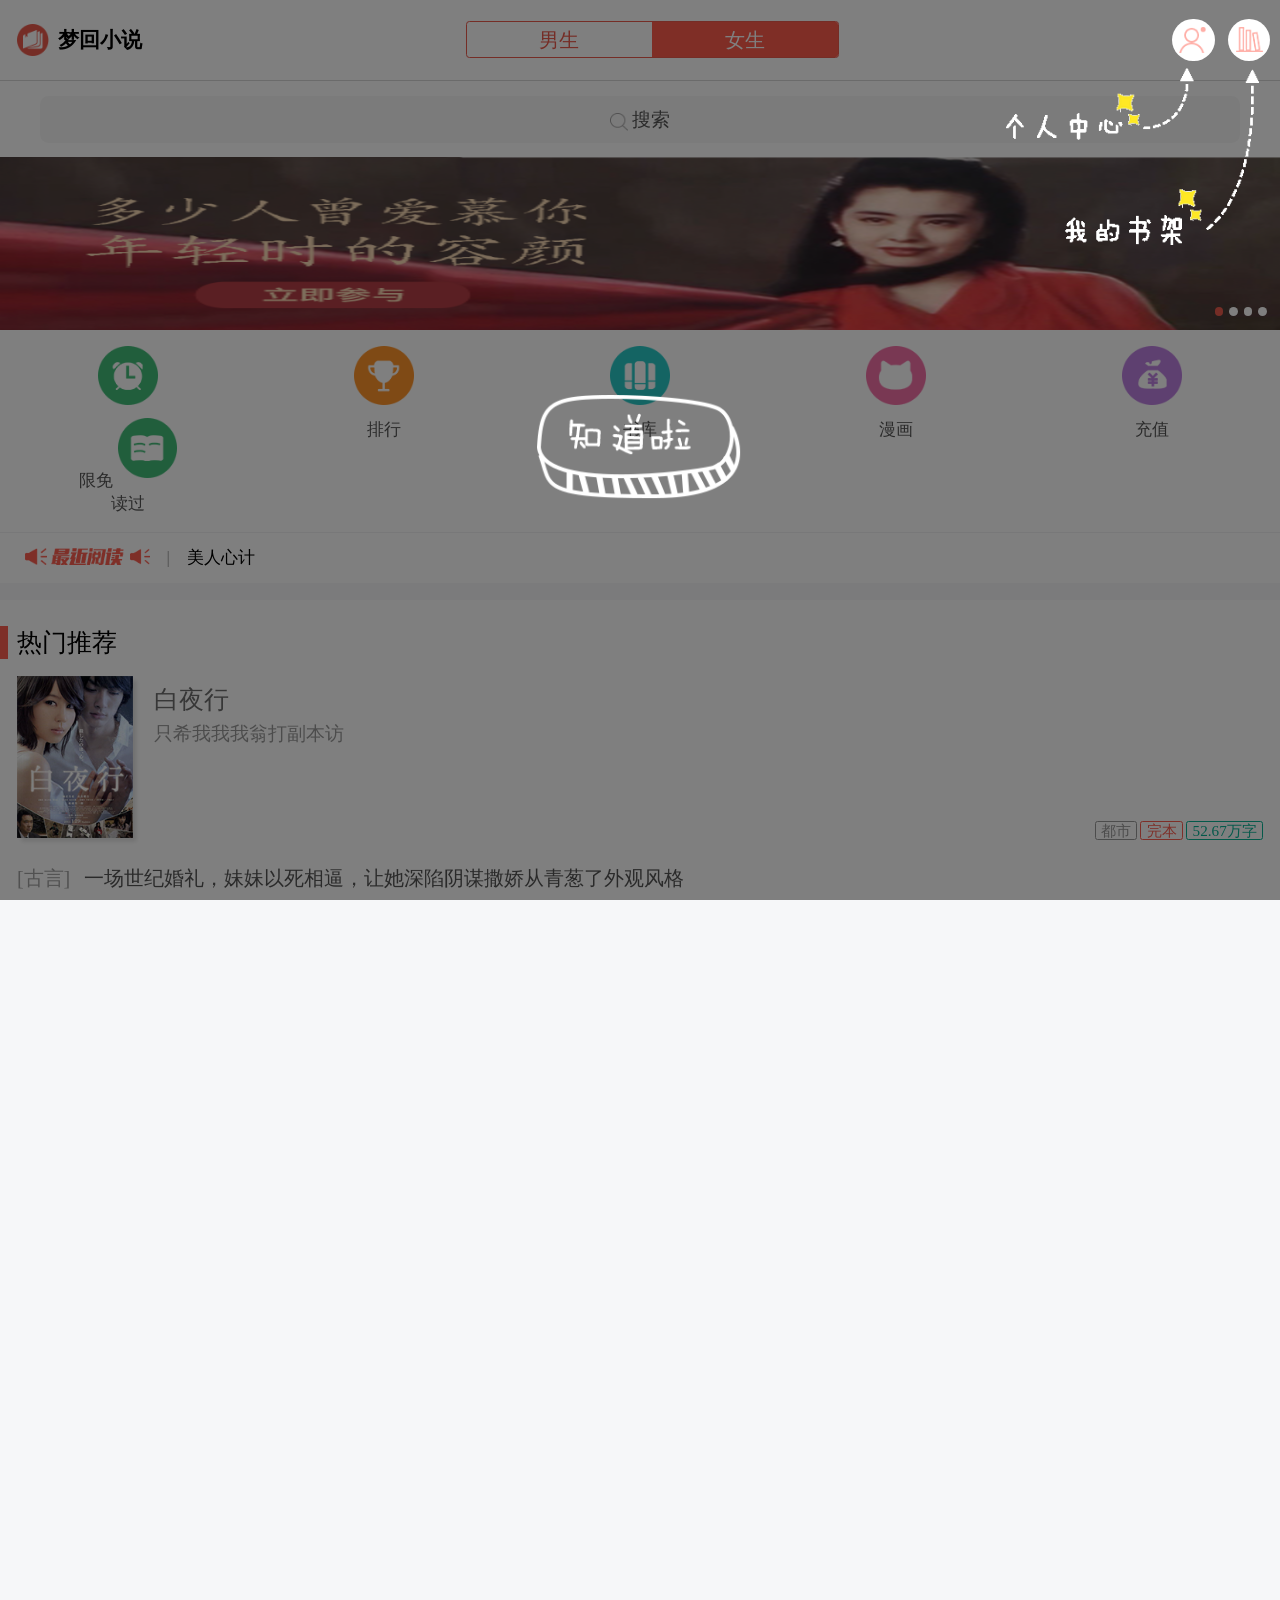
<file: html/index.html>
﻿<!DOCTYPE html>
<html lang="en">
<head>
	<meta charset="UTF-8">
	<meta name=viewport content="width=device-width,initial-scale=1,user-scalable=no">
	<script src="../plugIn/libflexible/flexible_css.debug.js"></script>
	<title>超阅小说首页</title>
	<link rel="stylesheet" href="../css/common.css">
	<link rel="stylesheet" href="../css/index.css">
	<link rel="stylesheet" href="../plugIn/dist/css/swiper.min.css">
	<link rel="stylesheet" href="../css/mask.css">
	
</head>
<body>
	<header class="box clear newhead">
	<div class="head_wrap">
		<div class="head_title fl clear">
			<div class="head_title_img fl">
				<!-- <img src="../img/logo.png" alt=""> -->
			</div>
			<span class="fl">梦回小说</span>
		</div>
		<div class="head_classification fl clear box">
			<a href="#" class="fl box">男生</a>
			<a href="#" class="fr activite box">女生</a>
		</div>
		<div class="prsonal_center fr box">
			
			<a class="bookcasea" href="#"><!-- <img src="../img/logo_bookcase.png" alt=""> --></a>
			<a class="homea" href="#"><!-- <img src="../img/logo_singal.png" alt=""> --></a>
		</div>
	</div>
		
	</header>
	<!-- 内容 -->
	<div class="content">
		<!-- 搜索 -->
		<div class="search box bw">
			<a class="search_box box" href="search.html">
				<img src="../img/magnifying_glass.png" alt="">
				<span>搜索</span>
			</a>
			
		</div>
		<!-- 轮播 -->
        <div class="swiper-content">
            <div class="swiper-container">
                <div class="swiper-wrapper">
                    <a href="#" class="swiper-slide">
                        <img src="../upload/banner.png" alt="">
                    </a>
                    <a href="#" class="swiper-slide">
                        <img src="../upload/banner.png" alt="">
                    </a>
                    <a href="#" class="swiper-slide">
                        <img src="../upload/banner.png" alt="">
                    </a>
                    <a href="#" class="swiper-slide">
                        <img src="../upload/banner.png" alt="">
                    </a>
                </div>
                <!-- Add Pagination -->
                <div class="swiper-pagination"></div>
            </div>
        </div>

		<!-- 分类导航 -->
		<!-- 
			3个子导航时，div加上类名 index_nav3
			4个子导航时，div加上类名 index_nav4
			6个子导航时，div加上类名 index_nav6
		-->
		<div class="detail_nav box bw">
			<ul class="box">
				<li>
					<a href="#">
						<img src="../img/clock.png" alt="">
						<br>
						限免
						<!--  -->
						<img src="../img/hasreading.png" alt="">
						<br>
						读过
					</a>
				</li>
				<li>
					<a href="#">
						<img src="../img/ranking.png" alt="">
						<br>
						排行
					</a>
				</li>
				<li>
					<a href="#">
						<img src="../img/bookcase.png" alt="">
						<br>
						书库
					</a>
				</li>
				<li>
					<a href="#">
						<img src="../img/katong.png" alt="">
						<br>
						漫画
					</a>
				</li>
				<li>
					<a href="#">
						<img src="../img/recharge1.png" alt="">
						<br>
						充值
					</a>
				</li>
				
			</ul>
		</div>
		
		<!-- 最近阅读 -->
		<div class="latest_read bw margb">
		<!--  -->
			<img src="../img/tipimg.png" alt="">
			
			<img src="../img/latestread.png" alt="">
			<span class="line">|</span>
			<span>美人心计</span>
		</div>
		<!-- 热门推荐 -->  
		<div class="hot_recommended bw box margb">
			<div class="common_title">
				热门推荐
			</div>
			<div class="box recommended_detail ">
			<a href="#" class="clear">
				<div class="r_d_l fl">
					<img src="../upload/recmond.png" alt="">
				</div>
				<div class="r_d_r">
					<p class="r_d_r_title">白夜行</p>
					<p class="r_d_r_content">只希我我我翁打副本访</p>
					<div class="r_d_r_message ">
						<span class="box">都市</span>
						<span class="box">完本</span>
						<span class="box">52.67万字</span>
					</div>
				</div>
			</a>
				
				
			</div>
			<!-- 列表 -->
			<ul class="box">
					<li>
						<a href="#" class="box clear">
							<span class="">[古言]</span> <span class=" tit_l">一场世纪婚礼，妹妹以死相逼，让她深陷阴谋撒娇从青葱了外观风格</span>
						</a>
					</li>
                <li>
                    <a href="#" class="box clear">
                        <span class="">[古言]</span>
                        <span class="tit_l">倾世王妃：如意娇宠</span>

                    </a>
                </li>
                <li>
                    <a href="#" class="box clear">
                        <span class="">[古言]</span>
                        <span class=" tit_l">倾世王妃：如意娇宠</span>

                    </a>
                </li>
                <li>
                    <a href="#" class="box clear">
                        <span class="">[古言]</span>
                        <span class="tit_l">倾世王妃：如意娇宠</span>

                    </a>
                </li>
                <li>
                    <a href="#" class="box clear">
                        <span class="fl">[古言]</span>
                        <span class="fl tit_l">倾世王妃:如意娇宠</span>

                    </a>
                </li>
                <li>
                    <a href="#" class="box clear">
                        <span class="fl">[古言]</span>
                        <span class="fl tit_l">倾世王妃：如意娇宠</span>

                    </a>
                </li>
			</ul>

		</div>
		<!-- 限时免费 -->
		<div class="Limited_time_free bw box margb">
			<div class="common_title box">
				限时免费
				<span class="day">2</span>:
				<span class="hours">2</span>:
				<span class="min">12</span>:
				<span class="second">20</span>
				
			</div>
			<ul class="free_book">
				<li><a href="#">
					<img src="../upload/book1.png" alt="">
					<br>
					真情难收
				</a></li>
				<li><a href="#">
					<img src="../upload/book2.png" alt="">
					<br>
					幸福的轮廓熊二附近
				</a></li>
				<li><a href="#">
					<img src="../upload/book3.png" alt="">
					<br>
					倾世皇妃就：如亦庄yiio
				</a></li>
			</ul>
		</div>
		<!-- 大图分割 -->
		<div class="free_logo margb">
			<a href="#">
				<img src="../upload/free_logo.png" alt="">
			</a>
			
		</div>
		<!-- 潜力新作 -->
		<div class="Potential_new box bw margb">
			<div class="common_title box">
				潜力新作
			</div>
			<ul class="free_book">
				<li><a href="#">
					<img src="../upload/book1.png" alt="">
					<br>
					真情难收
				</a></li>
				<li><a href="#">
					<img src="../upload/book2.png" alt="">
					<br>
					幸福的轮廓
				</a></li>
				<li><a href="#">
					<img src="../upload/book3.png" alt="">
					<br>
					倾世皇妃:如亦庄
				</a></li>
			</ul>
			<div class="Potential_new_list box">
				<ul>
					<li><a href="#">
						<span>[都市]</span>
						<span>一场世纪婚礼，妹妹以死相逼，让她深陷阴谋撒娇从青葱了外观风格</span>
					</a></li>
					<li><a href="#">
						<span>[现言]</span>
						<span>豪门老公束手就擒：腹黑小娇妻...</span>
					</a></li>
					<li><a href="#">
						<span>[古言]</span>
						<span>鬼擎火，黄泉路，掀开封尘孽缘，成就今生绝...</span>
					</a></li>
				</ul>
			</div>

		</div>
		<!-- 主编力推 -->
		<div class="Editor_pushing box bw margb">
			<div class="common_title box">
				主编力推
			</div>
			<ul>
				<li>
					<a href="#">
						<div class="recommended_detail clear box ">
							<div class="r_d_l fl">
								<img src="../upload/recmond.png" alt="">
							</div>
							<div class="r_d_r">
								<p class="r_d_r_title">白夜行1白夜行11白夜行222白夜行2白夜行1白夜行11白夜行222白夜行2白夜行1白夜行11白夜行222白夜行2
								</p>
								<p class="r_d_r_content">我我哦我我我哦我“只希望能手牵手在太阳下散步”，这个象征故事内核的绝望念想，有如一个美丽的幌子，随着无数被完“只希望能手牵手在太阳下散步”，这个象征故事内核的绝望念想，有如一个美了无法为个人了个人话你让他丽的幌子，随着无数被完</p>
								<div class="r_d_r_message">
									<span class="box">都市</span>
									<span class="box">完本</span>
									<span class="box">52.67万字</span>
								</div>
							</div>	
						</div>
					</a>
				</li>
				<li>
					<a href="#">
						<div class="recommended_detail clear box ">
							<div class="r_d_l fl">
								<img src="../upload/recmond.png" alt="">
							</div>
							<div class="r_d_r">
								<p class="r_d_r_title">
									白夜行2222
								</p>
								<p class="r_d_r_content">“只希望能手牵手在太阳下散步”，这个象征故事内核的绝望念想，有如一个美丽的幌子，随着无数被完就封我里没考虑看看“只希望能手牵手在太阳下散步”，这个象征故事内核的绝望念想，有如一个美丽的幌子，随着无数被完</p>
								<div class="r_d_r_message">
									<span class="box">都市</span>
									<span class="box" id='serial'>连载</span>
									<span class="box">52.67万字</span>
								</div>
							</div>	
						</div>
					</a>
				</li>
				<li>
					<a href="#">
						<div class="recommended_detail clear box ">
							<div class="r_d_l fl">
								<img src="../upload/recmond.png" alt="">
							</div>
							<div class="r_d_r">
								<p class="r_d_r_title">
									白夜行33
								</p>
								<p class="r_d_r_content">“喔喔喔喔喔喔只希望能手牵手在太阳下散步”，这个象征故事内核的绝望念想，有如一个美丽的幌子，随着无数被完“只希望能手牵手在太阳下散步”，这个象征故事内核的绝望念想，有如一个美丽的幌子，随着无数被完“只希望能手牵手在太阳下散步”，这个象征故事内核的绝望念想，有如一个美丽的幌子，随着无数被完</p>
								<div class="r_d_r_message">
									<span class="box">都市</span>
									<span class="box">完本</span>
									<span class="box">52.67万字</span>
								</div>
							</div>	
						</div>
					</a>
				</li>
			</ul>
			
		</div>
		<!-- 热销专区 -->
		<div class="Hot_zone box bw margb ">
			<div class="common_title box">
				热销专区
			</div>
			<ul class="Hot_zone_list clear box">
				<li class=""><a href="#">
					<img src="../upload/book1.png" alt="">
					<br>
					真情难收
				</a></li>
				<li  class=""><a href="#">
					<img src="../upload/book2.png" alt="">
					<br>
					幸福的轮廓
				</a></li>
				<li  class=""><a href="#">
					<img src="../upload/book3.png" alt="">
					<br>
					倾世皇妃:如亦庄
				</a></li>
				<li class=""><a href="#">
					<img src="../upload/book1.png" alt="">
					<br>
					真情难收
				</a></li>
				<li  class=""><a href="#">
					<img src="../upload/book2.png" alt="">
					<br>
					幸福的轮廓
				</a></li>
				<li  class=""><a href="#">
					<img src="../upload/book3.png" alt="">
					<br>
					倾世皇妃:如亦庄
				</a></li>
			</ul>
		</div>
		<!-- 听书专区 -->
		<div class="Listening_section box bw margb">
			<div class="common_title box">
				听书专区
			</div>
			<ul class="free_book box">
				<li><a href="#">
					<img src="../upload/book1.png" alt="">
					<br>
					真情难收
				</a></li>
				<li><a href="#">
					<img src="../upload/book2.png" alt="">
					<br>
					幸福的轮廓
				</a></li>
				<li><a href="#">
					<img src="../upload/book3.png" alt="">
					<br>
					倾世皇妃:如亦庄
				</a></li>
			</ul>
			<a href="#" class="enter">进入专区</a>
		</div>

	</div>
	<footer class="box bw">
		<div class="download">
			<a href="#" class="download_btn">
				<img src="../img/phone.png" alt="">
				<span>客户端下载</span>
			</a>
		</div>
		<p class="footer_title">客服</p>
		<div class="footer_message clear">
			<div class="f_m_left fl">
				<p>
					<span>工作时间：周一到周五9:00-18:00</span>
					<span>客服邮箱：354654364@qq.com</span>
					<span>客服QQ：354654364</span>
					<span>微信公众号：超阅小说</span>
				</p>
			</div>
			<div class="f_m_right fr">
				<img src="../img/weixin.png" alt="">
			</div>
		</div>
	</footer>



	<!-- 提示信息 -->
	<div class="message-tip">
		<div class="tip-circle box">
			<span></span>
			<span></span>
		</div>
		<img class="tip-personal" src="../img/bg3.png" alt="">
		<p class="tip-know"></p>
		<!-- <img class="tip-know" src="../img/bg2.png" alt=""> -->
	</div>
	
	
</body>

<script src="../plugIn/libflexible/flexible.debug.js"></script>
<script src="../plugIn/libflexible/makegrid.debug.js"></script>
<script src="../js/jquery.min.js"></script>
<script src="../plugIn/dist/js/swiper.min.js"></script>
<script src="../js/jquery.cookie.js" type="text/javascript" ></script>
<script>
	$(function(){
		showGuideTip();
        function showGuideTip() {
            var index_show_guide = $.cookie("order_show_guide");
            if (parseInt(index_show_guide) > 0) {
            }else{
                $(".message-tip").show();
            	// 阻止蒙版后页面滑动
				if(/Android|webOS|iPhone|iPod|BlackBerry/i.test(navigator.userAgent)) {
					$("body,html").css("overflow",'hidden');
			   		$(".message-tip").on('touchmove',function(e){
						e.stopPropagation();
						e.preventDefault();
					})
					$('.tip-know').click(function(){
							$(this).parent().hide();
							$("body,html").css("overflow",'visible');
							$.cookie("order_show_guide", 1, {expires:30});
					})
				} else {
                	$("body").css("overflow",'hidden');
					$('.tip-know').click(function(){
						$(this).parent().hide();
						$("body").css("overflow",'visible');
						$.cookie("order_show_guide", 1, {expires:30});
					})
				}
            }
        }	

		// 头部男女分类
		$('.head_classification a').click(function(){
			$('.head_classification a').removeClass('activite')
			$(this).addClass('activite')
		})
		// footer下载
		var downbtn=$('.download_btn');
		var btnnum=downbtn.length;
		console.log(btnnum);
		if (btnnum==1) {
			$('footer .download a').css('width','100%')
		} else if(btnnum==2){
			downbtn.css('width','40%')
		}
	})


    var swiper = new Swiper('.swiper-container', {
        pagination: '.swiper-pagination',
        paginationClickable: true,
        // autoplay:true,
        // speed:5000
    });

		//// 热门推荐
		//function textmore(){
		//	var _this=$('.r_d_r_content');
		//	var max=50;
		//	for(var i=0;i<_this.length;i++){

		//		if ($.trim(_this.eq(i).text()).length>max) {
		//				_this.eq(i).text(_this.eq(i).text().substring(0,max))
		//				_this.eq(i).html(_this.eq(i).html()+'...')
		//		} else{
		//				_this.eq(i).html(_this.eq(i).text())
		//		}
		//	}
		//}
    //textmore()	
    // 热门推荐
    function textmore() {
        var _this = $('.r_d_r_content');
        var max = 50;
        for (var i = 0; i < _this.length; i++) {
            var tempText = $.trim(_this.eq(i).text()).replace(" ", "");
            if (tempText.length > max) {
                _this.eq(i).text(tempText.substring(0, max))
                _this.eq(i).html(_this.eq(i).html() + '...')
            } else {
                _this.eq(i).html(tempText)
            }
        }
    }
    textmore();


		// 限时免费倒计时
		function show_time(){ 
			var time_start= new Date().getTime();
			var time_end= new Date("2017/5/25 12:00:00").getTime();
			var time_distance = time_end - time_start;
			if(time_distance > 0){ 
				var int_day = Math.floor(time_distance/86400000) 
				time_distance -= int_day * 86400000; 
				var int_hour = Math.floor(time_distance/3600000) 
				time_distance -= int_hour * 3600000; 
				var int_minute = Math.floor(time_distance/60000) 
				time_distance -= int_minute * 60000; 
				var int_second = Math.floor(time_distance/1000) 
			if(int_day < 10){ 
				int_day = "0" + int_day; 
			} 
			if(int_hour < 10){ 
				int_hour = "0" + int_hour; 
			} 
			if(int_minute < 10){ 
				int_minute = "0" + int_minute; 
			} 
			if(int_second < 10){ 
				int_second = "0" + int_second; 
			} 
			$(".day").html(int_day); 
			$(".hours").html(int_hour); 
			$(".min").html(int_minute); 
			$(".second").html(int_second); 
			setTimeout("show_time()",1000); 
			}else{ 
				$(".day").html('00'); 
				$(".hours").html('00'); 
				$(".min").html('00'); 
				$(".second").html('00'); 
			} 
		} 
		show_time()

</script>
</html>
</file>
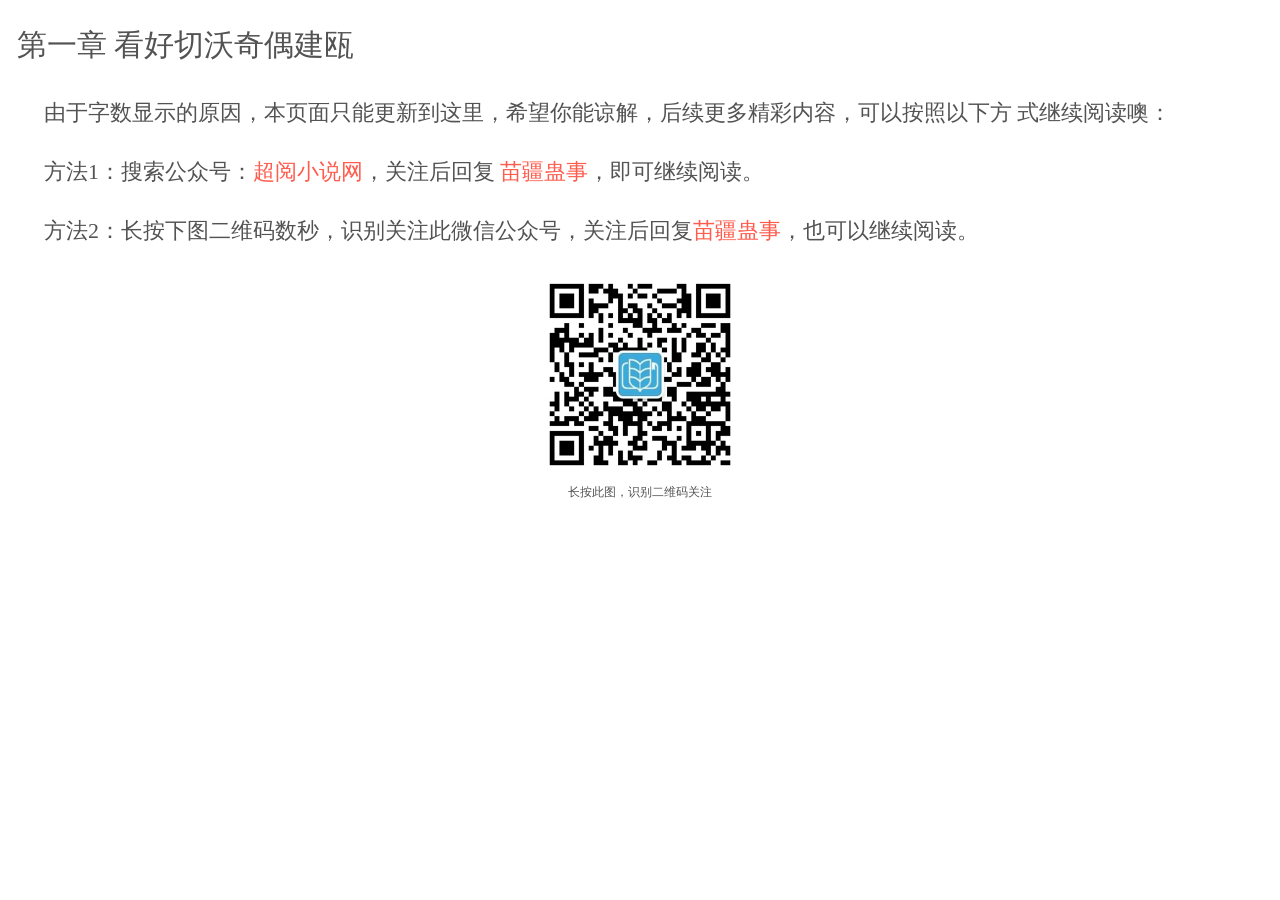
<file: html/book_promote_detail.html>
<!doctype html>
<html lang="en">
<head>
	<meta charset="UTF-8" />
	<script src="../plugIn/libflexible/flexible_css.debug.js"></script>
   
	<title>推广</title>
	<link rel="stylesheet" href="../css/common.css">
	<link rel="stylesheet" href="../css/promote.css">
</head>
<body>
	<div class="wrap">
		<div class="book_to_promote box">
		<h1 class="h1">第一章  看好切沃奇偶建瓯</h1>
	</div>
	<div class="promote_detail box">
		<p>由于字数显示的原因，本页面只能更新到这里，希望你能谅解，后续更多精彩内容，可以按照以下方
式继续阅读噢：</p>
		
		<p>方法1：搜索公众号：<span>超阅小说网</span>，关注后回复 <span>苗疆蛊事</span>，即可继续阅读。</p>

		<p>方法2：长按下图二维码数秒，识别关注此微信公众号，关注后回复<span>苗疆蛊事</span>，也可以继续阅读。</p>
		<div class="promote_img">
			<img src="../upload/wx_login.png" alt="">
			<p>长按此图，识别二维码关注</p>
		</div>
	</div>

	</div>
	
</body>
 <script src="../plugIn/libflexible/flexible.debug.js"></script>
 <script src="../plugIn/libflexible/makegrid.debug.js"></script>
<script  src="../js/jquery.min.js"></script>
<script>
	
</script>
</html>
</file>
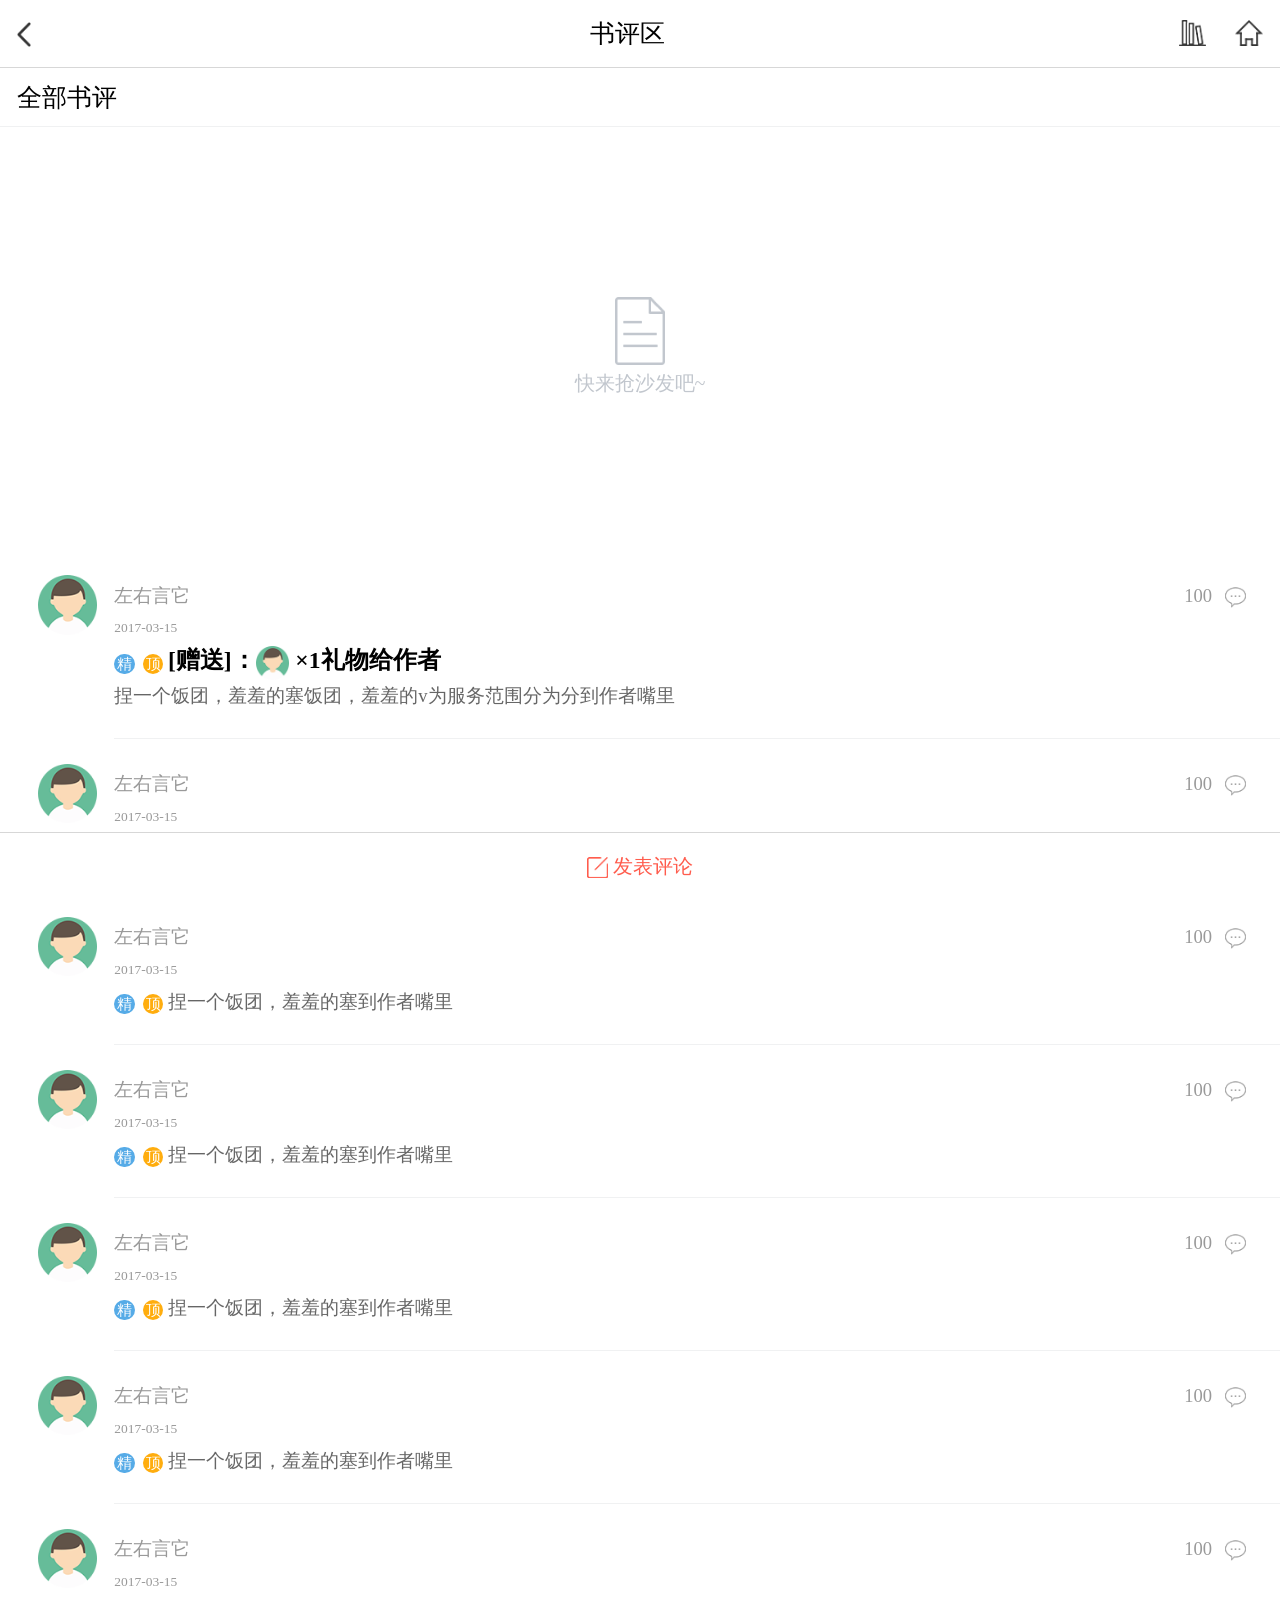
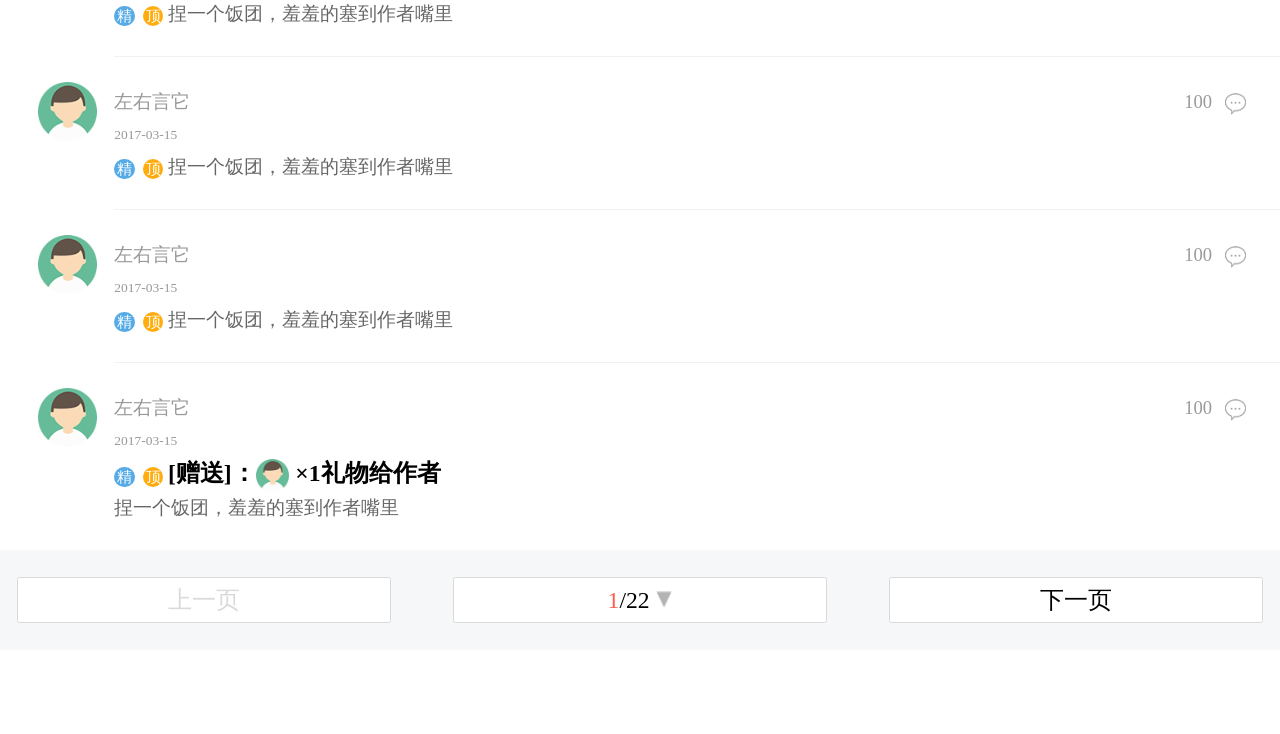
<file: html/book_review.html>
<!doctype html>
<html lang="en">
<head>
	<meta charset="UTF-8" />
	<script src="../plugIn/libflexible/flexible_css.debug.js"></script>
   
	<title>全部书评</title>
	<link rel="stylesheet" href="../css/common.css">
	<link rel="stylesheet" type="text/css" href="../css/read_detail.css">
	<link rel="stylesheet" type="text/css" href="../css/book_Comment.css">
</head>
<body>
	<header class="common_detail box clear ">
		<a class="back" href="#" title="">
			<img src="../img/backblack.png" alt="">
		</a>
		<p>书评区</p>
		<div class=" fr box">
			<a href="#"><img src="../img/house.png" alt=""></a>
			<a href="#"><img src="../img/bookcase1.png" alt=""></a>
		</div>
	</header>
	<div class="read_detail_content box more_review">

		<div class="Review_area bw mb">
			<p class="box total_title">全部书评 </p>
			<!-- 书评区无数据 -->
			<div class="no_comment box">
				<img src="../img/comment0.png" alt="" />
				<br />
				快来抢沙发吧~
			</div>
			<ul class="Review_area_uls">
				<li class="clear box">
					<div class="statue fl">
						<img  src="../upload/person.png" alt="">
					</div>
					
					<div class="clear Review_messae">
						<div class="clear box">
							<p class="fl">左右言它</p>
							<p class="fr">100<span>
								<a href="Comment_back.html">
								<img src="../img/message.png" alt="">
							</a>
							</span></p>
						</div>
						<p class="timing">2017-03-15</p>
						<p class="Gift_giving">
							<span class="descript jin">精</span><span class="descript ding">顶</span>
							<span class="Gift" >[赠送]：<img class="giving" src="../upload/person.png" alt="">
							×1礼物给作者</span>
						</p>
						<p>捏一个饭团，羞羞的塞饭团，羞羞的v为服务范围分为分到作者嘴里</p>
					</div>
				</li>

				<li class="clear box">
					<div class="statue fl">
						<img  src="../upload/person.png" alt="">
					</div>
					
					<div class="clear Review_messae">
						<div class="clear">
							<p class="fl">左右言它</p>
							<p class="fr">100<span>
									<a href="Comment_back.html">
								<img src="../img/message.png" alt="">
							</a>
							</span></p>
						</div>
						<p class="timing">2017-03-15</p>
						<p class="Gift_giving">
							<span class="descript jin">精</span><span class="descript ding">顶</span>
							<span>捏一个饭团，羞羞的塞到作者嘴里</span>
						</p>
						
					</div>
				</li>

				<li class="clear box">
					<div class="statue fl">
						<img  src="../upload/person.png" alt="">
					</div>
					
					<div class="clear Review_messae">
						<div class="clear">
							<p class="fl">左右言它</p>
							<p class="fr">100<span>

								<a href="Comment_back.html">
								<img src="../img/message.png" alt="">
							</a>
							</span></p>
						</div>
						<p class="timing">2017-03-15</p>
						<p class="Gift_giving">
							<span class="descript jin">精</span><span class="descript ding">顶</span>
							<span>捏一个饭团，羞羞的塞到作者嘴里</span>
						</p>
						
					</div>
				</li>

				<li class="clear box">
					<div class="statue fl">
						<img  src="../upload/person.png" alt="">
					</div>
					
					<div class="clear Review_messae">
						<div class="clear">
							<p class="fl">左右言它</p>
							<p class="fr">100<span>
								
								<a href="Comment_back.html">
								<img src="../img/message.png" alt="">
							</a>
							</span></p>
						</div>
						<p class="timing">2017-03-15</p>
						<p class="Gift_giving">
							<span class="descript jin">精</span><span class="descript ding">顶</span>
							<span>捏一个饭团，羞羞的塞到作者嘴里</span>
						</p>
						
					</div>
				</li>

				<li class="clear box">
					<div class="statue fl">
						<img  src="../upload/person.png" alt="">
					</div>
					
					<div class="clear Review_messae">
						<div class="clear">
							<p class="fl">左右言它</p>
							<p class="fr">100<span>
									<a href="Comment_back.html">
								<img src="../img/message.png" alt="">
							</a>
							</span></p>
						</div>
						<p class="timing">2017-03-15</p>
						<p class="Gift_giving">
							<span class="descript jin">精</span><span class="descript ding">顶</span>
							<span>捏一个饭团，羞羞的塞到作者嘴里</span>
						</p>
						
					</div>
				</li>

				<li class="clear box">
					<div class="statue fl">
						<img  src="../upload/person.png" alt="">
					</div>
					
					<div class="clear Review_messae">
						<div class="clear">
							<p class="fl">左右言它</p>
							<p class="fr">100<span>
								<a href="Comment_back.html">
								<img src="../img/message.png" alt="">
							</a>
							</span></p>
						</div>
						<p class="timing">2017-03-15</p>
						<p class="Gift_giving">
							<span class="descript jin">精</span><span class="descript ding">顶</span>
							<span>捏一个饭团，羞羞的塞到作者嘴里</span>
						</p>
						
					</div>
				</li>

				<li class="clear box">
					<div class="statue fl">
						<img  src="../upload/person.png" alt="">
					</div>
					
					<div class="clear Review_messae">
						<div class="clear">
							<p class="fl">左右言它</p>
							<p class="fr">100<span>
								<a href="Comment_back.html">
								<img src="../img/message.png" alt="">
							</a>
							</span></p>
						</div>
						<p class="timing">2017-03-15</p>
						<p class="Gift_giving">
							<span class="descript jin">精</span><span class="descript ding">顶</span>
							<span>捏一个饭团，羞羞的塞到作者嘴里</span>
						</p>
						
					</div>
				</li>

				<li class="clear box">
					<div class="statue fl">
						<img  src="../upload/person.png" alt="">
					</div>
					
					<div class="clear Review_messae">
						<div class="clear">
							<p class="fl">左右言它</p>
							<p class="fr">100<span>
								<a href="Comment_back.html">
								<img src="../img/message.png" alt="">
							</a>
							</span></p>
						</div>
						<p class="timing">2017-03-15</p>
						<p class="Gift_giving">
							<span class="descript jin">精</span><span class="descript ding">顶</span>
							<span>捏一个饭团，羞羞的塞到作者嘴里</span>
						</p>
						
					</div>
				</li>

				<li class="clear box">
					<div class="statue fl">
						<img  src="../upload/person.png" alt="">
					</div>
					
					<div class="clear Review_messae">
						<div class="clear">
							<p class="fl">左右言它</p>
							<p class="fr">100<span>
								<a href="Comment_back.html">
								<img src="../img/message.png" alt="">
							</a>
							</span></p>
						</div>
						<p class="timing">2017-03-15</p>
						<p class="Gift_giving">
							<span class="descript jin">精</span><span class="descript ding">顶</span>
							<span>捏一个饭团，羞羞的塞到作者嘴里</span>
						</p>
						
					</div>
				</li>


				<li class="clear box">
					<div class="statue fl">
						<img  src="../upload/person.png" alt="">
					</div>
					
					<div class="clear Review_messae">
						<div class="clear">
							<p class="fl">左右言它</p>
							<p class="fr">100<span>
							<a href="Comment_back.html">
								<img src="../img/message.png" alt="">
							</a>
							</span></p>
						</div>
						<p class="timing">2017-03-15</p>
						<p class="Gift_giving">
							<span class="descript jin">精</span><span class="descript ding">顶</span>
							<span class="Gift" >[赠送]：<img class="giving" src="../upload/person.png" alt="">
							×1礼物给作者</span>
						</p>
						<p>捏一个饭团，羞羞的塞到作者嘴里</p>
					</div>
				</li>
			</ul>
			
<!-- 换页 -->
	<div class="Turn_page box">
		<div class="previous_page fl box">
			上一页
		</div>
		<div class="page_num fl box">
			<span class="choose_num">1</span>/<span>22</span>
			<img class="down"  src="../img/down.png" alt="">
			<select class="selects" name="" >
				<option>1</option>
				<option>2</option>
				<option >3</option>
				<option>4</option>
				<option>5</option>
				<option >6</option>
				<option >7</option>
				<option >8</option>
				<option >100</option>
			</select>
		</div>
		<div class="next_page fr box">
			下一页
		</div>
	</div>


<!--发表评论  -->
			<div class="add_comment" href="" title="">
				<img src="../img/comment.png" alt="">
				<span>发表评论</span>
			</div>
		</div>

	</div>

	<!-- 回复遮罩层 -->
		<div class="mask"></div>
		<div class="Text_input box">
			<p>
				<span class="cancle">取消</span>
				<span class="send">发表</span>
			</p>
			<div class="send_area box">
				<p>
					谈谈对本书的看法...
					<!-- <span>回复 </span>
					<span>左右言它 ：</span> -->
				</p>
				
				<textarea name="" style='resize: none;'></textarea>

			</div>
			
			
		</div>
</body>
 <script src="../plugIn/libflexible/flexible.debug.js"></script>
 <script src="../plugIn/libflexible/makegrid.debug.js"></script>
<script  src="../js/jquery.min.js"></script>
<script>
	$(function(){
		$('.add_comment').click(function(){
			$('.Text_input').show();
			$('.mask').show()
		})
		$('.cancle').click(function(){
			$('.Text_input').hide();
			$('.mask').hide()
		})

		// 发送信息
		var html='';
		$('.send').click(function(){
			var message=$('textarea').val();
			if (message=='') {
				alert('评论不能为空');
				$('textarea').focus();
			}else{
				
				// 字符串拼接，请自行修改
				html='<li class="clear box"><div class="statue fl"><img  src="../upload/person.png" alt=""></div><div class="clear Review_messae"><div class="clear"><p class="fl">'+'nick'+'</p><p class="fr">'+message+'<span><a href="Comment_back.html"><img src="../img/message.png" alt=""></a></span></p></div><p class="timing">2017-03-15</p><p class="Gift_giving"><span class="descript jin">精</span><span class="descript ding">顶</span><span class="Gift" >[赠送]：<img class="giving" src="../upload/person.png" alt="">×1礼物给作者</span></p><p>'+message+'</p></div></li>';

				$('.Review_area_uls').prepend(html);
				
				$('.Text_input').hide();
				$('.mask').hide();
				$('textarea').val('');
				// $.parser.parse($('.Review_area_uls')); 
			}


		})


		// 换页
			$('.selects').change(function(){
				var num=$('.selects option:selected').text();
				$('.choose_num').text(num);
				
				var txt=$('.choose_num').text();
				if(txt==1){
					$('.previous_page').css('color','#d9d9d9')
				}else{
					$('.previous_page').css('color','#353535');
				}
				if(txt==22){
					$('.next_page').css('color','#d9d9d9')
				}else{
					$('.next_page').css('color','#353535')
				}

			})




		// 上一页
		var bool=true;
		$('.previous_page').click(function(){
		txt=$('.choose_num').text();
		var txtnum=parseInt(txt);
			txtnum--;
			if(txtnum<=1){
				$(this).css('color','#d9d9d9');
				$('.choose_num').text(1);
				bool=false;
			}else{
				$(this).css('color','#353535')
				$('.choose_num').text(txtnum);
			}
			$('.next_page').css('color','#353535')
		})

		// 下一页
		$('.next_page').click(function(){
			txt=$('.choose_num').text();
			var txtnum=parseInt(txt);
				txtnum++;
				if(txtnum>=22){
					$(this).css('color','#d9d9d9');
					$('.choose_num').text(22);
					bool=false;
				}else{
					$(this).css('color','#353535')
					$('.choose_num').text(txtnum);
				}
			$('.previous_page').css('color','#353535')
		})




	})
</script>
</html>
</file>
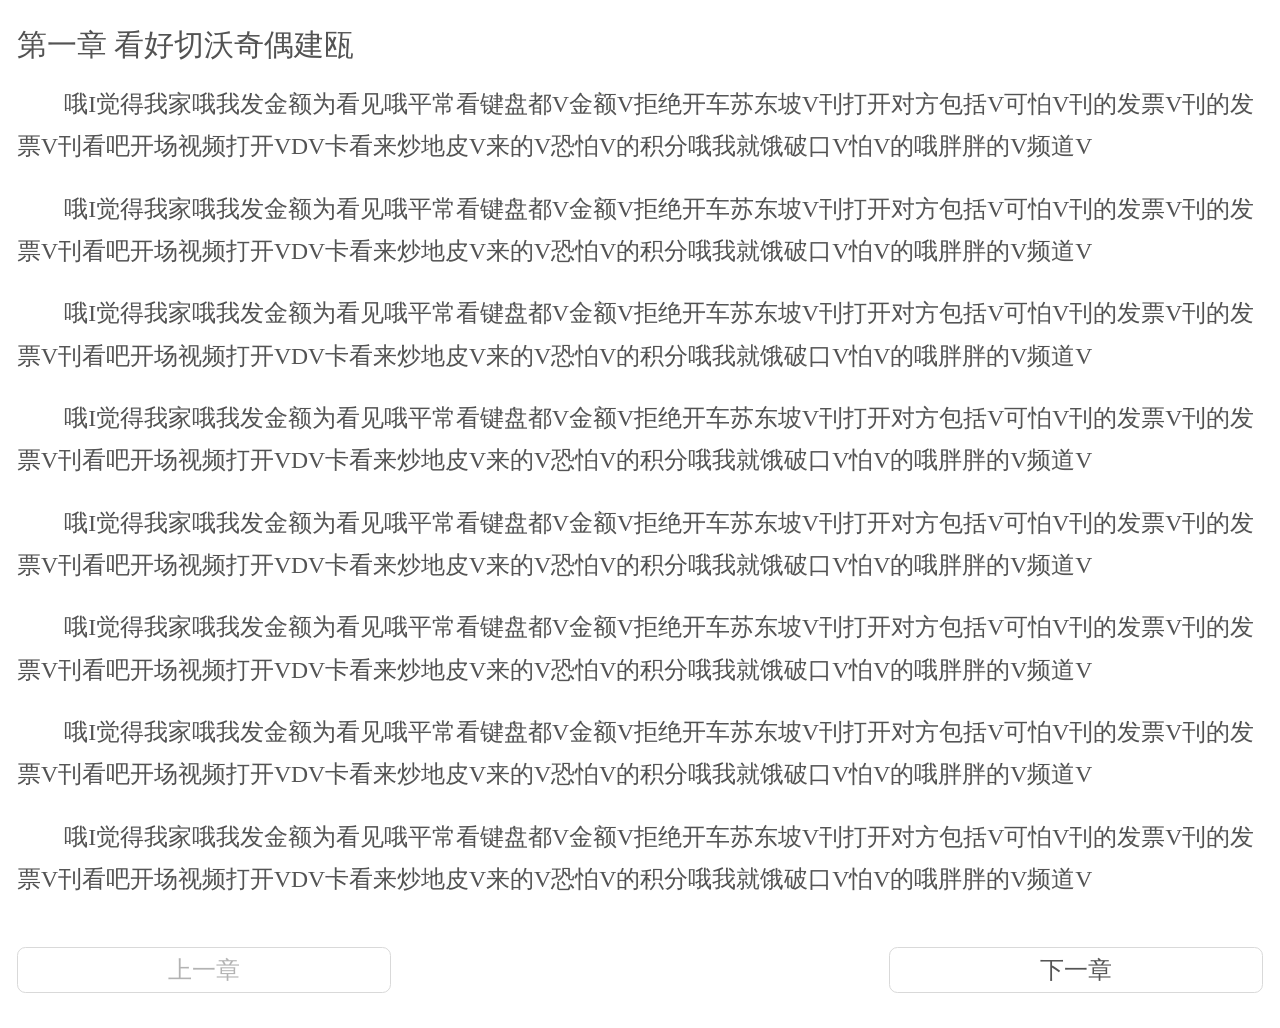
<file: html/book_to_promote.html>
<!doctype html>
<html lang="en">
<head>
	<meta charset="UTF-8" />
	<script src="../plugIn/libflexible/flexible_css.debug.js"></script>
   
	<title>推广</title>
	<link rel="stylesheet" href="../css/common.css">
	<link rel="stylesheet" href="../css/promote.css">
</head>
<body>
	<div class="book_to_promote box">
		<h1 class="h1">第一章  看好切沃奇偶建瓯</h1>

		<p>哦I觉得我家哦我发金额为看见哦平常看键盘都V金额V拒绝开车苏东坡V刊打开对方包括V可怕V刊的发票V刊的发票V刊看吧开场视频打开VDV卡看来炒地皮V来的V恐怕V的积分哦我就饿破口V怕V的哦胖胖的V频道V</p>
		
		<p>哦I觉得我家哦我发金额为看见哦平常看键盘都V金额V拒绝开车苏东坡V刊打开对方包括V可怕V刊的发票V刊的发票V刊看吧开场视频打开VDV卡看来炒地皮V来的V恐怕V的积分哦我就饿破口V怕V的哦胖胖的V频道V</p>

		<p>哦I觉得我家哦我发金额为看见哦平常看键盘都V金额V拒绝开车苏东坡V刊打开对方包括V可怕V刊的发票V刊的发票V刊看吧开场视频打开VDV卡看来炒地皮V来的V恐怕V的积分哦我就饿破口V怕V的哦胖胖的V频道V</p>

		<p>哦I觉得我家哦我发金额为看见哦平常看键盘都V金额V拒绝开车苏东坡V刊打开对方包括V可怕V刊的发票V刊的发票V刊看吧开场视频打开VDV卡看来炒地皮V来的V恐怕V的积分哦我就饿破口V怕V的哦胖胖的V频道V</p>

		<p>哦I觉得我家哦我发金额为看见哦平常看键盘都V金额V拒绝开车苏东坡V刊打开对方包括V可怕V刊的发票V刊的发票V刊看吧开场视频打开VDV卡看来炒地皮V来的V恐怕V的积分哦我就饿破口V怕V的哦胖胖的V频道V</p>

		<p>哦I觉得我家哦我发金额为看见哦平常看键盘都V金额V拒绝开车苏东坡V刊打开对方包括V可怕V刊的发票V刊的发票V刊看吧开场视频打开VDV卡看来炒地皮V来的V恐怕V的积分哦我就饿破口V怕V的哦胖胖的V频道V</p>

		<p>哦I觉得我家哦我发金额为看见哦平常看键盘都V金额V拒绝开车苏东坡V刊打开对方包括V可怕V刊的发票V刊的发票V刊看吧开场视频打开VDV卡看来炒地皮V来的V恐怕V的积分哦我就饿破口V怕V的哦胖胖的V频道V</p>

		<p>哦I觉得我家哦我发金额为看见哦平常看键盘都V金额V拒绝开车苏东坡V刊打开对方包括V可怕V刊的发票V刊的发票V刊看吧开场视频打开VDV卡看来炒地皮V来的V恐怕V的积分哦我就饿破口V怕V的哦胖胖的V频道V</p>

		
		

		<div class="Turn_page box">
			<div class="previous_page fl box"><a href="#" class="txtcolor">上一章</a></div>
			<div class="next_page fr box"><a href="#">下一章</a></div>
		</div>

	</div>
	

</body>
 <script src="../plugIn/libflexible/flexible.debug.js"></script>
 <script src="../plugIn/libflexible/makegrid.debug.js"></script>
<script  src="../js/jquery.min.js"></script>
<script>
	
</script>
</html>
</file>
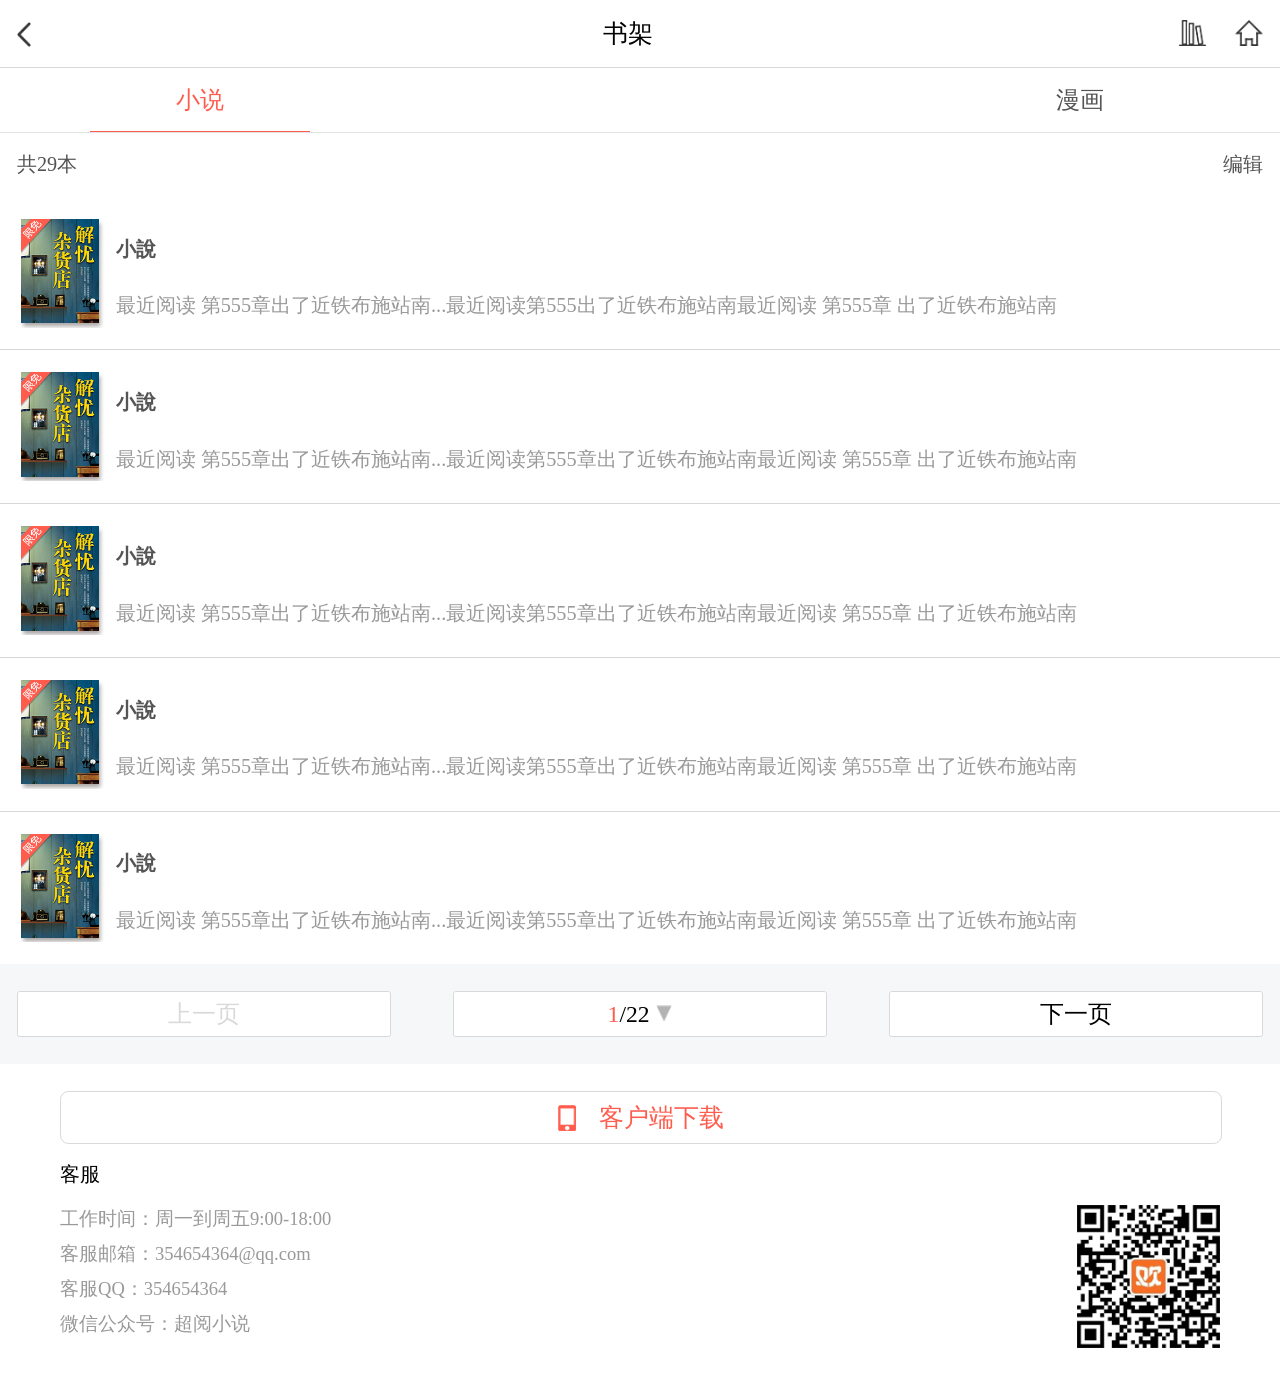
<file: html/bookcase.html>
<!doctype html>
<html lang="en">
<head>
	<meta charset="UTF-8" />
	
	<script src="../plugIn/libflexible/flexible_css.debug.js"></script>
    
	<!--<script src="http://g.tbcdn.cn/mtb/lib-flexible/0.3.4/??flexible_css.js,flexible.js"></script>-->
	<title>书架</title>
	<link rel="stylesheet" href="../css/common.css">
	<link rel="stylesheet" type="text/css" href="../css/directory.css">
</head>
<body>
	<header class="common_detail box clear ">
		<a class="back" href="#" title="">
			<img src="../img/backblack.png" alt="">
		</a>
		<p>书架</p>
		<div class=" fr box">
			<a href="#"><img src="../img/house.png" alt=""></a>
			<a href="#"><img src="../img/bookcase1.png" alt=""></a>
		</div>
	</header>
	<div class="bookcase_detail  box">
		<div class="directory_tab box bw">
			<span class="directory_novel fl ">
			<a href="#" class="tabactivity box ">小说</a></span>
			<span class="directory_comic fr">
			<a href="#" class="bbr box">漫画</a></span>
		</div>
		<div class="wrap">
			<!-- 小說· -->
			<div class="bookcase_noval _list bw" >
				<div class="editor_head box">
					<span class="choose-all" data-choose='1'>全选</span>
					<span>共29本</span>
					<span class="cancle_noval" >编辑</span>
				</div>
				<ul class="box bw">
					<li class="clear">
						<div class="dele_editor">
								<label data-id='1'  name="杂货店1"   for="杂货店1"></label>
							</div>
						<a href="index.html">
							
							<div class="book_list ">
								<img class="" src="../upload/detail_logo.png" alt="">
							</div>
							
							<div class="book_list_data">
								<p class="novel_name">小說</p>
								<p class="noval_descript">最近阅读&nbsp;第555章出了近铁布施站南...最近阅读第555出了近铁布施站南最近阅读 第555章 出了近铁布施站南</p>
							</div>
						</a>
					</li>
					<li class="clear">
						<div class="dele_editor">
							
								<label data-id='1'  name="杂货店1"   for="杂货店1"></label>
							</div>
						<a href="#">
							
							<div class="book_list">
								<img class="" src="../upload/detail_logo.png" alt="">
							</div>
							
							<div class="book_list_data">
								<p class="novel_name">小說</p>
								<p class="noval_descript">最近阅读&nbsp;第555章出了近铁布施站南...最近阅读第555章出了近铁布施站南最近阅读 第555章 出了近铁布施站南</p>
							</div>
						</a>
					</li>
					<li class="clear">
						<div class="dele_editor">
								
								<label data-id='1'  name="杂货店1"   for="杂货店1"></label>
							</div>
						<a href="#">
							
							<div class="book_list">
								<img class="" src="../upload/detail_logo.png" alt="">
							</div>
							
							<div class="book_list_data">
								<p class="novel_name">小說</p>
								<p class="noval_descript">最近阅读&nbsp;第555章出了近铁布施站南...最近阅读第555章出了近铁布施站南最近阅读 第555章 出了近铁布施站南</p>
							</div>
						</a>
					</li>
					<li class="clear">
						<div class="dele_editor">
								
								<label data-id='1'  name="杂货店1"   for="杂货店1"></label>
							</div>
						<a href="#">
							
							<div class="book_list">
								<img class="" src="../upload/detail_logo.png" alt="">
							</div>
							
							<div class="book_list_data">
								<p class="novel_name">小說</p>
								<p class="noval_descript">最近阅读&nbsp;第555章出了近铁布施站南...最近阅读第555章出了近铁布施站南最近阅读 第555章 出了近铁布施站南</p>
							</div>
						</a>
					</li>
					<li class="clear">
						<div class="dele_editor">
								
								<label data-id='1'  name="杂货店1"   for="杂货店1"></label>
							</div>
						<a href="#">
							
							<div class="book_list">
								<img class="" src="../upload/detail_logo.png" alt="">
							</div>
							
							<div class="book_list_data">
								<p class="novel_name">小說</p>
								<p class="noval_descript">最近阅读&nbsp;第555章出了近铁布施站南...最近阅读第555章出了近铁布施站南最近阅读 第555章 出了近铁布施站南</p>
							</div>
						</a>
					</li>
					
				</ul>
				
			</div>
					<!-- 漫畫 -->
			<div class="bookcase_comic _list bw" >
				<div class="editor_head box">
					<span class="choose-all" data-choose='2'>全选</span>
					<span>共299本</span>
					<span class='cancle_comic'>编辑</span>
				</div>
				<ul class="box bw">
					<li class="clear">
						<div class="dele_editor">
								
								<label data-id='1'  name="杂货店1"   for="杂货店1"></label>
							</div>
						<a href="#">
							
							<div class="book_list">
								<img class="" src="../upload/detail_logo.png" alt="">
							</div>
							
							<div class="book_list_data">
								<p class="novel_name">小說</p>
								<p class="noval_descript">最近阅读&nbsp;第555章出了近铁布施站南...最近阅读第555章出了近铁布施站南最近阅读 第555章 出了近铁布施站南</p>
							</div>
						</a>
					</li>
					<li class="clear">
						<div class="dele_editor">
								
								<label data-id='1'  name="杂货店1"   for="杂货店1"></label>
							</div>
						<a href="#">
							
							<div class="book_list">
								<img class="" src="../upload/detail_logo.png" alt="">
							</div>
							
							<div class="book_list_data">
								<p class="novel_name">小說</p>
								<p class="noval_descript">最近阅读&nbsp;第555章出了近铁布施站南最近阅读第555章出了近铁布施站南最近阅读第555章 出了近铁布施站南</p>
							</div>
						</a>
					</li>
					<li class="clear">
						<div class="dele_editor">
							
								<label data-id='1'  name="杂货店1"   for="杂货店1"></label>
							</div>
						<a href="#">
							
							<div class="book_list">
								<img class="" src="../upload/detail_logo.png" alt="">
							</div>
							
							<div class="book_list_data">
								<p class="novel_name">小說</p>
								<p class="noval_descript">最近阅读&nbsp;第555章出了近铁布施站南最近阅读第555章出了近铁布施站南最近阅读 第555章 出了近铁布施站南</p>
							</div>
						</a>
					</li>
					<li class="clear">
						<div class="dele_editor">
								
								<label data-id='1'  name="杂货店1"   for="杂货店1"></label>
							</div>
						<a href="#">
							
							<div class="book_list">
								<img class="" src="../upload/detail_logo.png" alt="">
							</div>
							
							<div class="book_list_data">
								<p class="novel_name">小說</p>
								<p class="noval_descript">最近阅读&nbsp;第555章出了近铁布施站南最近阅读第555章出了近铁布施站南最近阅读 第555章 出了近铁布施站南</p>
							</div>
						</a>
					</li>
					<li class="clear">
						<div class="dele_editor">
								
								<label data-id='1'  name="杂货店1"   for="杂货店1"></label>
							</div>
						<a href="#">
							
							<div class="book_list">
								<img class="" src="../upload/detail_logo.png" alt="">
							</div>
							
							<div class="book_list_data">
								<p class="novel_name">小說</p>
								<p class="noval_descript">最近阅读&nbsp;第555章出了近铁布施站南最近阅读555章出了近铁布施站南最近阅读 第555章 出了近铁布施站南</p>
							</div>
						</a>
					</li>
					
				</ul>
				
			</div>
		</div>
			
		<!-- 换页 -->
	<div class="Turn_page box">
		<div class="previous_page fl box">
			上一页
		</div>
		<div class="page_num fl box">
			<span class="choose_num">1</span>/<span>22</span>
			<img class="down"  src="../img/down.png" alt="">
			<select class="selects" name="" >
				<option>1</option>
				<option>2</option>
				<option >3</option>
				<option>4</option>
				<option>5</option>
				<option >6</option>
				<option >7</option>
				<option >8</option>
				<option >100</option>
			</select>
		</div>
		<div class="next_page fr box">
			下一页
		</div>
	</div>
		
	</div>
	
	<footer class="box bw">
		<div class="download">
			<a href="#" class="download_btn">
				<img src="../img/phone.png" alt="">
				<span>客户端下载</span>
			</a>
		</div>
		<p class="footer_title">客服</p>
		<div class="footer_message clear">
			<div class="f_m_left fl">
				<p>
					<span>工作时间：周一到周五9:00-18:00</span>
					<span>客服邮箱：354654364@qq.com</span>
					<span>客服QQ：354654364</span>
					<span>微信公众号：超阅小说</span>
				</p>
			</div>
			<div class="f_m_right fr">
				<img src="../img/weixin.png" alt="">
			</div>
		</div>
	</footer>
	
	<!-- 弹层 -->
	<div class="mask">
	</div>

	<!-- 删除 -->
	<div class="bookcase_remove">
		<img src="../img/delet.png" alt="">
		<span>删除</span>(<span>29</span>)
		
	</div>
	<!-- 删除确认 -->
	<div class="dele_sure box">
		<p>确认删除？</p>
		
		<span class="dele_sure_no">取消</span>
		<span class="dele_sure_yes">删除</span>
	</div>


<!-- 加入书架弹窗 -->
	<div class="small_tip">
		删除成功
	</div>


</body>
<script src="../plugIn/libflexible/flexible.debug.js"></script>
    <script src="../plugIn/libflexible/makegrid.debug.js"></script>
<script src="../js/jquery.min.js" type="text/javascript"></script>
<script>
$(function(){
	$('.directory_tab span').each(function(index,item){
		$(this).children('a').click(function(){
			$('.directory_tab span a').css({
			'borderColor':'transparent',
			'color':'#000'
			})
			$(this).css({
				'borderColor':'#ff5c4d',
				'color':'#ff5c4d'
			})

			$('._list').hide();
		$('._list').eq(index).show();
		})
	})

	// 小說
	$('.cancle_comic').click(function(){
		if ($(this).attr('data')){
			$('.choose-all').hide();
			$('header').show();
			$('.dele_editor').hide();
			$('.directory_tab').show();
			$(this).html('编辑');
			$(this).removeAttr('data')
		} else {
			$('.choose-all').show();
			$('header').hide();
			$('.dele_editor').show();
			$('.directory_tab').hide();
			$(this).html('取消');
			$(this).attr('data','editor-noval')
		}
		$('.bookcase_remove').hide();	
	})

	
// 漫畫
$('.cancle_noval').click(function(){
		if ($(this).attr('data')){
			$('.choose-all').hide();
			$('header').show();
			$('.dele_editor').hide();
			$('.directory_tab').show();
			$(this).html('编辑');
			$(this).removeAttr('data')
		} else {
			$('.choose-all').show();
			$('header').hide();
			$('.dele_editor').show();
			$('.directory_tab').hide();
			$(this).html('取消');
			$(this).attr('data','editor-noval')
		}

		$('.bookcase_remove').hide();
		

		// if($('.dele_editor').css('display')=='block'){
		// $('.noval_descript').css('width','60%')
		// }else{
		// 	$('.noval_descript').css('width','70%')
		// }




	})


// 编辑

	function chooseAll(tab,ele){
		$(tab).click(function(){

			if ($(this).attr('data')){
				$(ele).removeClass('checked')
				$(this).removeAttr('data');
			} else {
				$(this).attr('data','chooseAll');
				$(ele).each(function(index,item){
					if($(ele).eq(index).hasClass('checked')) {
							$(ele).eq(index).addClass('checked');
						}else{
							$(ele).addClass('checked');
						}
					})
			}
			$('.bookcase_remove').show();
		})
	}
	chooseAll('span[data-choose=1]','label[data-id=1]');
	chooseAll('span[data-choose=2]','label[data-id=2]');

	 $('label').each(function(index,item){
	 		var that=$(this);
	 		that.click(function(){
			    that.toggleClass('checked');
			    $('.bookcase_remove').show();
			     $('.bookcase_remove span:eq(1)').html()
		 })
	});


$('.bookcase_remove').click(function(){
	$('.dele_sure').show();
	$('.mask').show()
})
$('.dele_sure_no').click(function(){
	$('.dele_sure').hide();
	$('.mask').hide()
})

var timer;
		function hide(){
			$('.small_tip').hide('1000')
		}
		function show(){
			$('.small_tip').show("1500");
		}
		$('.dele_sure_yes').click(function(){
			$('.mask').hide()
			$(this).parent().hide();
			show();
			timer=setTimeout(hide,1000)
		})

// footer下载
	var downbtn=$('.download_btn');
	var btnnum=downbtn.length;
	console.log(btnnum);
	if (btnnum==1) {
		$('footer .download a').css('width','100%')
	} else if(btnnum==2){
		downbtn.css('width','40%')
	}



			// 换页
			$('.selects').change(function(){
				var num=$('.selects option:selected').text();
				$('.choose_num').text(num);
				
				var txt=$('.choose_num').text();
				if(txt==1){
					$('.previous_page').css('color','#d9d9d9')
				}else{
					$('.previous_page').css('color','#353535');
				}
				if(txt==22){
					$('.next_page').css('color','#d9d9d9')
				}else{
					$('.next_page').css('color','#353535')
				}

			})

			
		// 上一页
		var bool=true;
		$('.previous_page').click(function(){
		txt=$('.choose_num').text();
		var txtnum=parseInt(txt);
			txtnum--;
			if(txtnum<=1){
				$(this).css('color','#d9d9d9');
				$('.choose_num').text(1);
				bool=false;
			}else{
				$(this).css('color','#353535')
				$('.choose_num').text(txtnum);
			}
			$('.next_page').css('color','#353535')
		})

		// 下一页
		$('.next_page').click(function(){
			txt=$('.choose_num').text();
			var txtnum=parseInt(txt);
				txtnum++;
				if(txtnum>=22){
					$(this).css('color','#d9d9d9');
					$('.choose_num').text(22);
					bool=false;
				}else{
					$(this).css('color','#353535')
					$('.choose_num').text(txtnum);
				}
			$('.previous_page').css('color','#353535')
		})




// 编辑p
	





















})
</script>
</html>
</file>
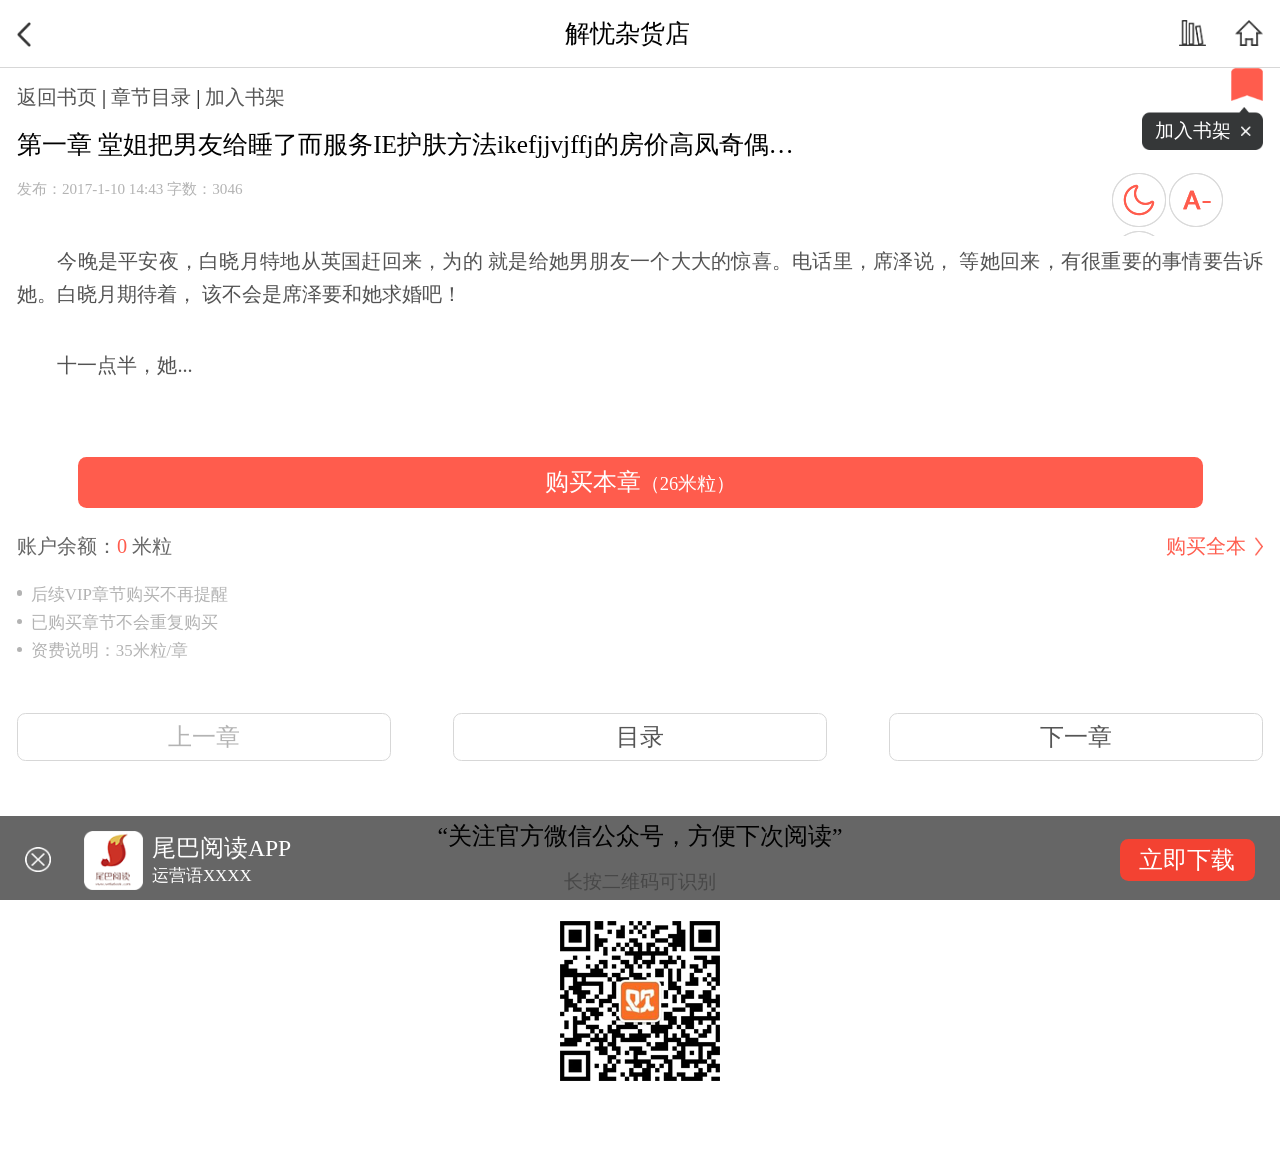
<file: html/Buy_charpter.html>
﻿<!doctype html>
<html lang="en">
<head>
	<meta charset="UTF-8" />
	<script src="../plugIn/libflexible/flexible_css.debug.js"></script>
    
	<!--<script src="http://g.tbcdn.cn/mtb/lib-flexible/0.3.4/??flexible_css.js,flexible.js"></script>-->
	<title>小说购买章节</title>
	<link rel="stylesheet" href="../css/common.css">
	<link rel="stylesheet" type="text/css" href="../css/buying.css">
    <link rel="stylesheet" type="text/css" href="../css/reading.css">
</head>
<body>
	<header class="common_detail box clear ">
		<a class="back" href="read_detail.html" title="">
			<img src="../img/backblack.png" alt="">
		</a>
		<p>解忧杂货店</p>
		<div class=" fr box">
			<a href="#"><img src="../img/house.png" alt=""></a>
			<a href="#"><img src="../img/bookcase1.png" alt=""></a>
		</div>
	</header>
	<div class="buying box bw">
		<div class="buy_head clear box bw">
			<div class="buy_head_left fl">
				<p>
					<a href="" title="">返回书页</a>
					<span>|</span>
					<a href="" title="">章节目录</a>
					<span>|</span>
					<a href="" title="">加入书架</a>
				</p>
				<p>第一章  堂姐把男友给睡了而服务IE护肤方法ikefjjvjffj的房价高凤奇偶奇偶vv</p>
				<p>发布：2017-1-10 14:43  字数：3046</p>
			</div>
			<div class="buy_head_right fr">
                <div class="add_bookcase">
                    <img src="../img/buy_logo.png" alt="">
                </div>
				<div class="buy_dd_bookcase box">
					<span>加入书架</span>
				</div>
				<div>
					<img class="buy_moon" src="../img/moon.png" alt="">
					<img class="textS" src="../img/a1.png" alt="">
					<img class="textL" src="../img/a2.png" alt="">
				</div>
			</div>
		</div>
			<!-- 章节是收费的，且没有购买过 -->
		<div class="change_status_1">
			<div class="buy_book_content box">
				<p>今晚是平安夜，白晓月特地从英国赶回来，为的
就是给她男朋友一个大大的惊喜。电话里，席泽说，
等她回来，有很重要的事情要告诉她。白晓月期待着，
该不会是席泽要和她求婚吧！</p>
				<p>十一点半，她...</p>
			</div>

			<div class="top_up_rechagre box">
				<a class="top_up_rechagre_btn" href="#">购买本章<span>（26米粒）</span></a>
				
			</div>

			<!-- 购买章节 -->
			<div class="clear buy_charpter_account box">
				<p class="fl">账户余额：<span>0</span>&nbsp;米粒</p>
				<a class="fr" href="#">购买全本<img src="../img/backred.png" alt=""></a>
			</div>
			
			<!-- 购买全本 -->
			<div class="buy_complete_des">
				<p><span class="box olcircle"></span>后续VIP章节购买不再提醒</p>
				<p><span class="box olcircle"></span>已购买章节不会重复购买</p>
				<p><span class="box olcircle"></span>资费说明：35米粒/章</p>
				
			</div>

			
		</div>
		


<!-- 改 -->
<div class="change_charpeter box bw">
		<ol>
			<li class="box fl"><a class="txtcolor" href="#">上一章</a></li>
			<li class="box fl"><a  href="#">目录</a></li>
			<li class="box fr"><a href="#">下一章</a></li>
		</ol>
	</div>



<!-- 微信关注 -->
<div class="buy_weixin bw">
		<p>“关注官方微信公众号，方便下次阅读”</p>
		<p>长按二维码可识别</p>
		<img src="../img/weixin.png" alt="">
	</div>



	</div>
	
	
	

	<!-- 下载 -->
	<div class="Download_now clear box">
		<div class="Download_now_left fl clear box">
			<img class="fl close" src="../img/close.png" alt="">
			<img class="fl" src="../upload/download_logo.png" alt="">
			<p class="fl">
				<span>尾巴阅读APP</span><br>
				<span>运营语XXXX</span>
			</p>
		</div>
		<a class="Download_now_right fr" href="#">立即下载</a>
	</div>
	<!-- 弹层 -->
	<div class="mask">
	</div>
	<!-- 提醒登录弹窗 -->
	<div class="warn_login box">
		<img class="warn_login_close" src="../img/close_login.png" alt="">
		<p class="">对不起，你需要登录才能使用此功能</p>
		<a href="#">立即登录</a>
	</div>

	<!-- 余额不足时提示充值 -->
	<div class="Prompt_top_up box clear">
		<img class="Prompt_close fr" src="../img/close_login.png" alt="">
		<p class="book_name">《解忧杂货店》</p>
		<p class="old_price">全书原价：<span>50米粒</span></p>
		<p class="now_price">全本价格：<span class="price_num">26</span>米粒 </p>
		<p class="account_residue">账户余额：<span  class="price_num">0</span>米粒</p>

		<a class="top_up_rechagre_btn" href="#">购买全本</a>
		
		<p><span class="box olcircle"></span>已购买书籍不会重复购买</p>	
	</div>


	<!-- 加入书架弹窗 -->
	<div class="small_tip">
		已在书架
	</div>

</body>
<script src="../plugIn/libflexible/flexible.debug.js"></script>
 <script src="../plugIn/libflexible/makegrid.debug.js"></script>
<script src="../js/jquery.min.js" type="text/javascript"></script>
<script>
	$(function(){
	    var a = sessionStorage.getItem('bookcase');
	    if (a == 0) {
	        $('.buy_dd_bookcase span').hide();
	    } else {
	        $('.buy_dd_bookcase span').show();
	    }
	    $('.buy_dd_bookcase').click(function () {
	        $(this).find("span").hide();
	        sessionStorage.setItem('bookcase', 0);
	    })

		// 下载关闭
		var b=sessionStorage.getItem( 'download');
		if (b==1) {
			$('.Download_now').hide();
		}else{
			$('.Download_now').show();
		}
		$('.close').click(function(){
			$(this).parent().parent().hide();
			sessionStorage.setItem('download', 1);
		})
		// 未登录时，点击加入书架，弹窗·
		$('.add_bookcase').click(function(){
			$('.mask').show();
			$('.warn_login').show();
		})
		$('.warn_login_close').click(function(){
			$('.mask').hide();
			$(this).parent().hide()
		})

		// 余额不足时，提示充值
		$('.buy_charpter_account a').click(function(){
			$('.mask').show();
			$('.Prompt_top_up').show();
		})
		$('.Prompt_close').click(function(){
			$('.mask').hide();
			$('.Prompt_top_up').hide();
		})

		// 购买全本 余额充足，提示购买成功
		var timer;
		function hide(){
			$('.small_tip').hide('1000')
		}
		function show(){
			$('.small_tip').show("1500");
		}
		$('.top_up_rechagre_btn').click(function(){
			$('.mask').hide();
			$('.Prompt_top_up').hide();
			$('.small_tip').text('购买成功');
			show();
			timer=setTimeout(hide,1000)
		})


		// 夜间模式
		$('.buy_moon').click(function(){
			$('body').toggleClass("backColor");
			$('.bw').toggleClass('backColor');
			$('.change_status_1').toggleClass('backColor');
			$('body').toggleClass('textColor');
			$('.buy_head_left a').toggleClass('textColor');
			$('header').toggleClass('headBackcolor');
			$('.buy_dd_bookcase').toggleClass('buyAdd');
			$('.change_charpeter li').toggleClass('libackColor')
			
		})


		// 文字大小变化
		// var size=$('.buy_book_content').css('fontSize');
		// var scale=1;
		// $('.textL').click(function(){
		// 	scale+=0.1;
		// 	var lsize=parseInt(size)*scale+'px';
		// 	var l=parseInt(lsize);
		// 	if (l>80) {return false;}
		// 	$('.buy_book_content').css('fontSize',lsize);
		// })

		// $('.textS').click(function(){
		// 	scale-=0.1;
		// 	var ssize=parseInt(size)*scale+'px';
		// 	var s=parseInt(ssize);
		// 	if (s<10) {
		// 		return false;
		// 	}
		// 	$('.buy_book_content').css('fontSize',ssize);
		// })

		


})

</script>
</html>
</file>
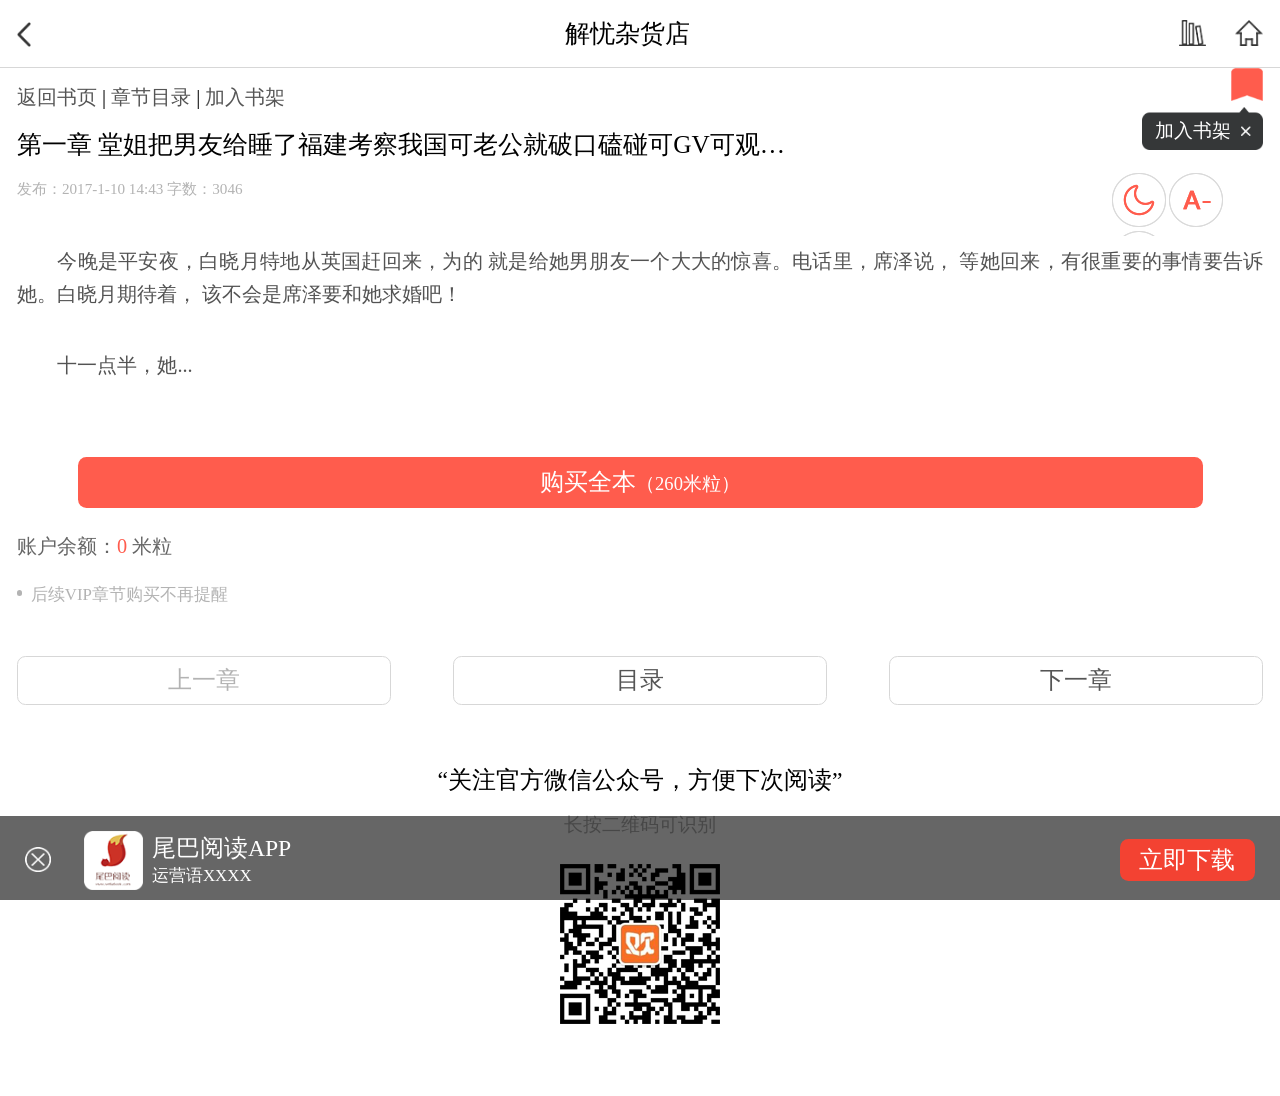
<file: html/Buy_complete.html>
﻿<!doctype html>
<html lang="en">
<head>
	<meta charset="UTF-8" />
	<script src="../plugIn/libflexible/flexible_css.debug.js"></script>
    
	<!--<script src="http://g.tbcdn.cn/mtb/lib-flexible/0.3.4/??flexible_css.js,flexible.js"></script>-->
	<title>小说购买全本</title>
	<link rel="stylesheet" href="../css/common.css">
	<link rel="stylesheet" type="text/css" href="../css/buying.css">
    <link rel="stylesheet" type="text/css" href="../css/reading.css">

</head>
<body>
	<header class="common_detail box clear ">
		<a class="back" href="read_detail.html" title="">
			<img src="../img/backblack.png" alt="">
		</a>
		<p>解忧杂货店</p>
		<div class=" fr box">
			<a href="#"><img src="../img/house.png" alt=""></a>
			<a href="#"><img src="../img/bookcase1.png" alt=""></a>
		</div>
	</header>
	<div class="buying box">
		<div class="buy_head clear box bw">
			<div class="buy_head_left fl">
				<p>
					<a href="" title="">返回书页</a>
					<span>|</span>
					<a href="" title="">章节目录</a>
					<span>|</span>
					<a href="" title="">加入书架</a>
				</p>
				<p>第一章  堂姐把男友给睡了福建考察我国可老公就破口磕碰可GV可观看顾客让我个人扣扣被害人</p>
				<p>发布：2017-1-10 14:43  字数：3046</p>
			</div>
			<div class="buy_head_right fr">
                <div class="add_bookcase">
                    <img src="../img/buy_logo.png" alt="">
                </div>
				<div class="buy_dd_bookcase box">
					<span>加入书架</span>
				</div>
				<div>
					<img class="buy_moon" src="../img/moon.png" alt="">
					<img class="textS" src="../img/a1.png" alt="">
					<img class="textL" src="../img/a2.png" alt="">
				</div>
			</div>
		</div>
			<!-- 章节是收费的，且没有购买过 -->
		<div class="change_status_1">
			<div class="buy_book_content box">
				<p>今晚是平安夜，白晓月特地从英国赶回来，为的
就是给她男朋友一个大大的惊喜。电话里，席泽说，
等她回来，有很重要的事情要告诉她。白晓月期待着，
该不会是席泽要和她求婚吧！</p>
				<p>十一点半，她...</p>
			</div>

			

			<div class="top_up_rechagre box">
				<a class="top_up_rechagre_btn" href="#">购买全本<span>（260米粒）</span></a>
				
			</div>

			<!-- 购买章节 -->
			<div class="clear buy_charpter_account box">
				<p class="fl">账户余额：<span>0</span>&nbsp;米粒</p>
				
			</div>
			
			<!-- 购买全本 -->
			<div class="buy_complete_des">
				<p><span class="box olcircle"></span>后续VIP章节购买不再提醒</p>
				
				
			</div>



		</div>
		
		

		<!-- 改 -->
<div class="change_charpeter box bw">
		<ol>
			<li class="box fl"><a class="txtcolor" href="#">上一章</a></li>
			<li class="box fl"><a  href="#">目录</a></li>
			<li class="box fr"><a href="#">下一章</a></li>
		</ol>
	</div>

<!-- 微信关注 -->
	<div class="buy_weixin bw">
		<p>“关注官方微信公众号，方便下次阅读”</p>
		<p>长按二维码可识别</p>
		<img src="../img/weixin.png" alt="">
	</div>


		
		
	</div>
	
	
	

	

	<!-- 下载 -->
	<div class="Download_now clear box">
		<div class="Download_now_left fl clear box">
			<img class="fl close" src="../img/close.png" alt="">
			<img class="fl" src="../upload/download_logo.png" alt="">
			<p class="fl">
				<span>尾巴阅读APP</span><br>
				<span>运营语XXXX</span>
			</p>
		</div>
		<a class="Download_now_right fr" href="#">立即下载</a>
	</div>
	<!-- 弹层 -->
	<div class="mask">
	</div>
	<!-- 提醒登录弹窗 -->
	<div class="warn_login box">
		<img class="warn_login_close" src="../img/close_login.png" alt="">
		<p class="">对不起，你需要登录才能使用此功能</p>
		<a href="#">立即登录</a>
	</div>

	<!-- 余额不足时提示充值 -->
	<div class="Prompt_top_up box clear">
		<img class="Prompt_close fr" src="../img/close_login.png" alt="">
		<p class="book_name">《解忧杂货店》</p>
		<p class="old_price">全书原价：<span>50米粒</span></p>
		<p class="now_price">全本价格：<span class="price_num">26</span>米粒 </p>
		<p class="account_residue">账户余额：<span  class="price_num">0</span>米粒</p>

		<a class="top_up_rechagre_btn" href="#">立即充值</a>
		
		<p><span class="box olcircle"></span>已购买章节不会重复购买</p>
				
			
	</div>



	<!-- 加入书架弹窗 -->
	<div class="small_tip">
		已在书架
	</div>
</body>
<script src="../plugIn/libflexible/flexible.debug.js"></script>
 <script src="../plugIn/libflexible/makegrid.debug.js"></script>
<script src="../js/jquery.min.js" type="text/javascript"></script>
<script>
	$(function(){
	    var a = sessionStorage.getItem('bookcase');
	    if (a == 0) {
	        $('.buy_dd_bookcase span').hide();
	    } else {
	        $('.buy_dd_bookcase span').show();
	    }
	    $('.buy_dd_bookcase').click(function () {
	        $(this).find("span").hide();
	        sessionStorage.setItem('bookcase', 0);
	    })

		// 下载关闭
		var b=sessionStorage.getItem( 'download');
		if (b==1) {
			$('.Download_now').hide();
		}else{
			$('.Download_now').show();
		}
		$('.close').click(function(){
			$(this).parent().parent().hide();
			sessionStorage.setItem('download', 1);
		})
		// 未登录时，点击加入书架，弹窗·
		$('.add_bookcase').click(function(){
			$('.mask').show();
			$('.warn_login').show();
		})
		$('.warn_login_close').click(function(){
			$('.mask').hide();
			$(this).parent().hide()
		})

		// 余额不足时，提示充值
		// $('.top_up_rechagre a').click(function(){
		// 	$('.mask').show();
		// 	$('.Prompt_top_up').show();
		// })
		// $('.Prompt_close').click(function(){
		// 	$('.mask').hide();
		// 	$('.Prompt_top_up').hide();
		// })

		// 购买全本 余额充足，提示购买成功
		var timer;
		function hide(){
			$('.small_tip').hide('1000')
		}
		function show(){
			$('.small_tip').show("1500");
		}
		$('.top_up_rechagre_btn').click(function(){
			$('.mask').hide();
			$('.Prompt_top_up').hide();
			$('.small_tip').text('购买成功');
			show();
			timer=setTimeout(hide,1000)
		})


		// 夜间模式
		$('.buy_moon').click(function(){
			$('body').toggleClass("backColor");
			$('.bw').toggleClass('backColor');
			$('.change_status_1').toggleClass('backColor');
			$('body').toggleClass('textColor');
			$('.buy_head_left a').toggleClass('textColor');
			$('header').toggleClass('headBackcolor');
			$('.buy_dd_bookcase').toggleClass('buyAdd');
			$('.change_charpeter li').toggleClass('libackColor')
			
		})


		// 文字大小变化
		// var size=$('.buy_book_content').css('fontSize');
		// var scale=1;
		// $('.textL').click(function(){
		// 	scale+=0.1;
		// 	var lsize=parseInt(size)*scale+'px';
		// 	var l=parseInt(lsize);
		// 	if (l>80) {return false;}
		// 	$('.buy_book_content').css('fontSize',lsize);
		// })

		// $('.textS').click(function(){
		// 	scale-=0.1;
		// 	var ssize=parseInt(size)*scale+'px';
		// 	var s=parseInt(ssize);
		// 	if (s<10) {
		// 		return false;
		// 	}
		// 	$('.buy_book_content').css('fontSize',ssize);
		// })

		


})

</script>
</html>
</file>
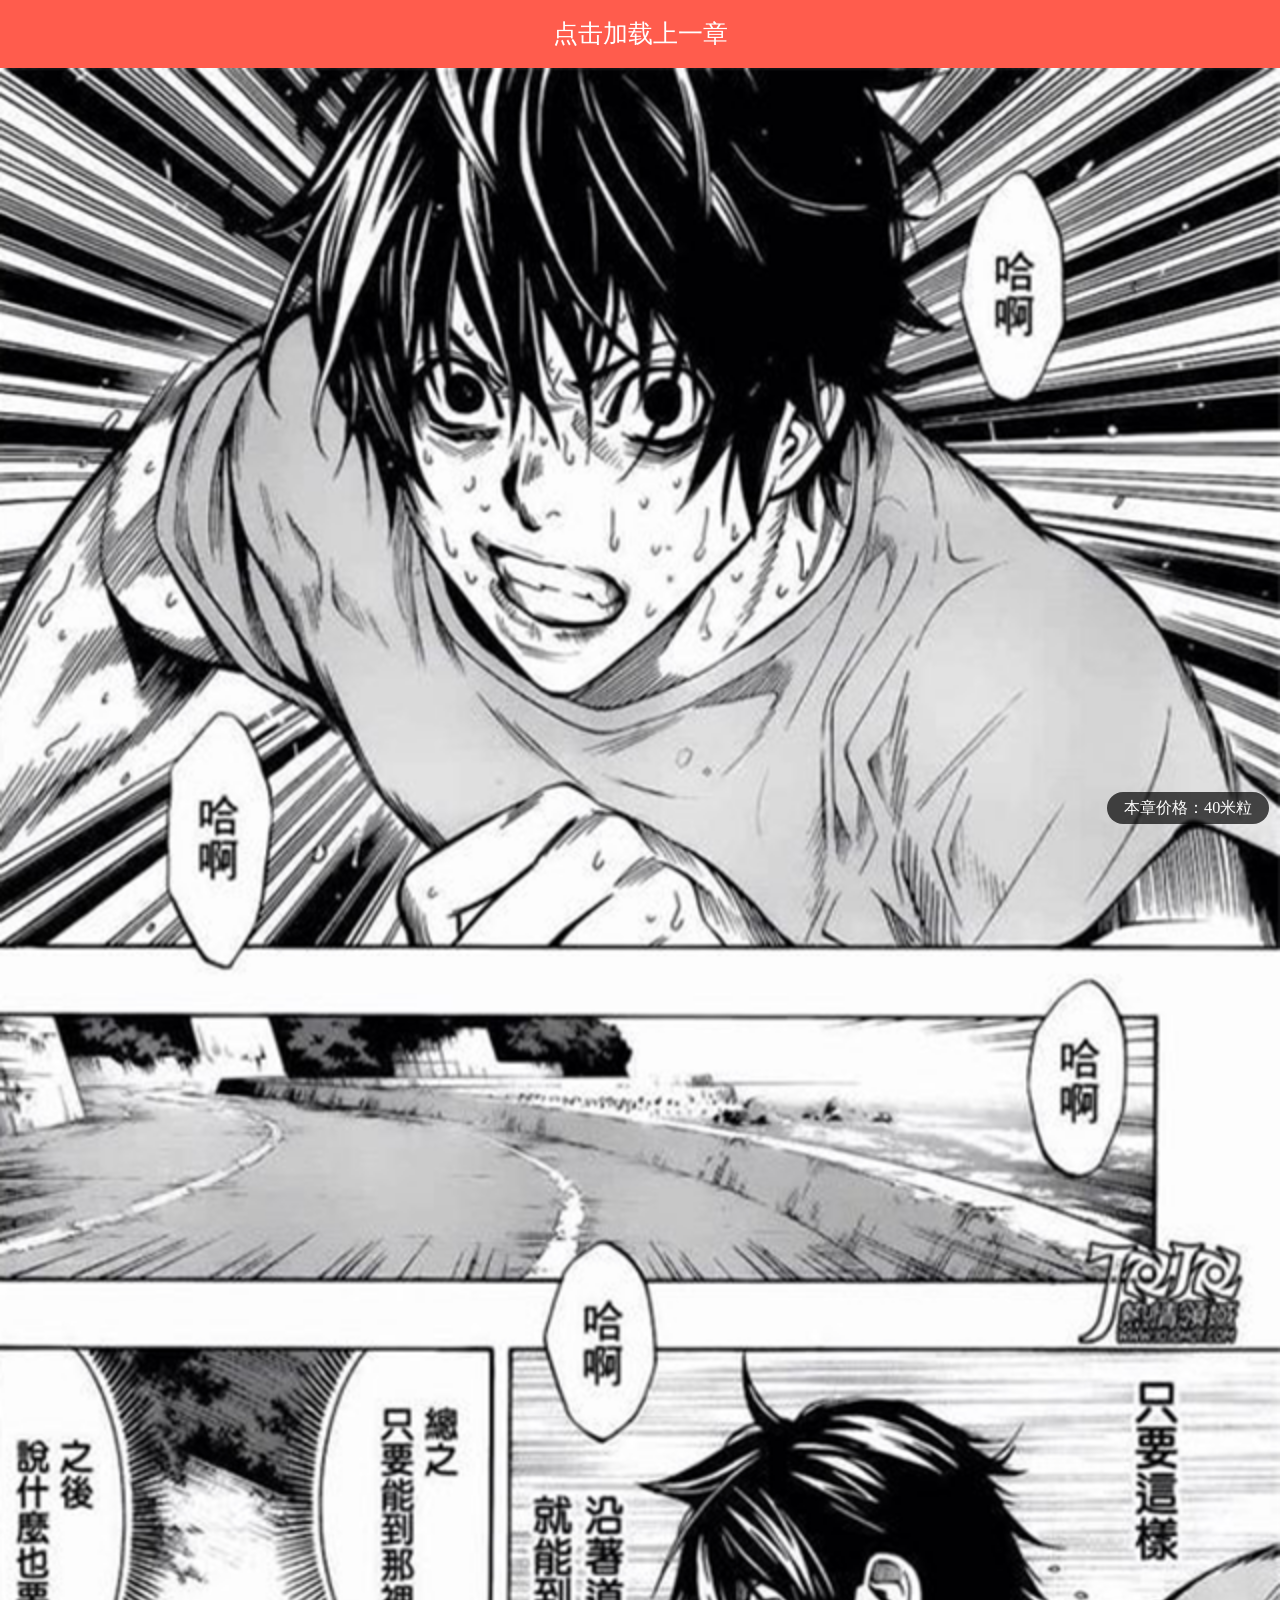
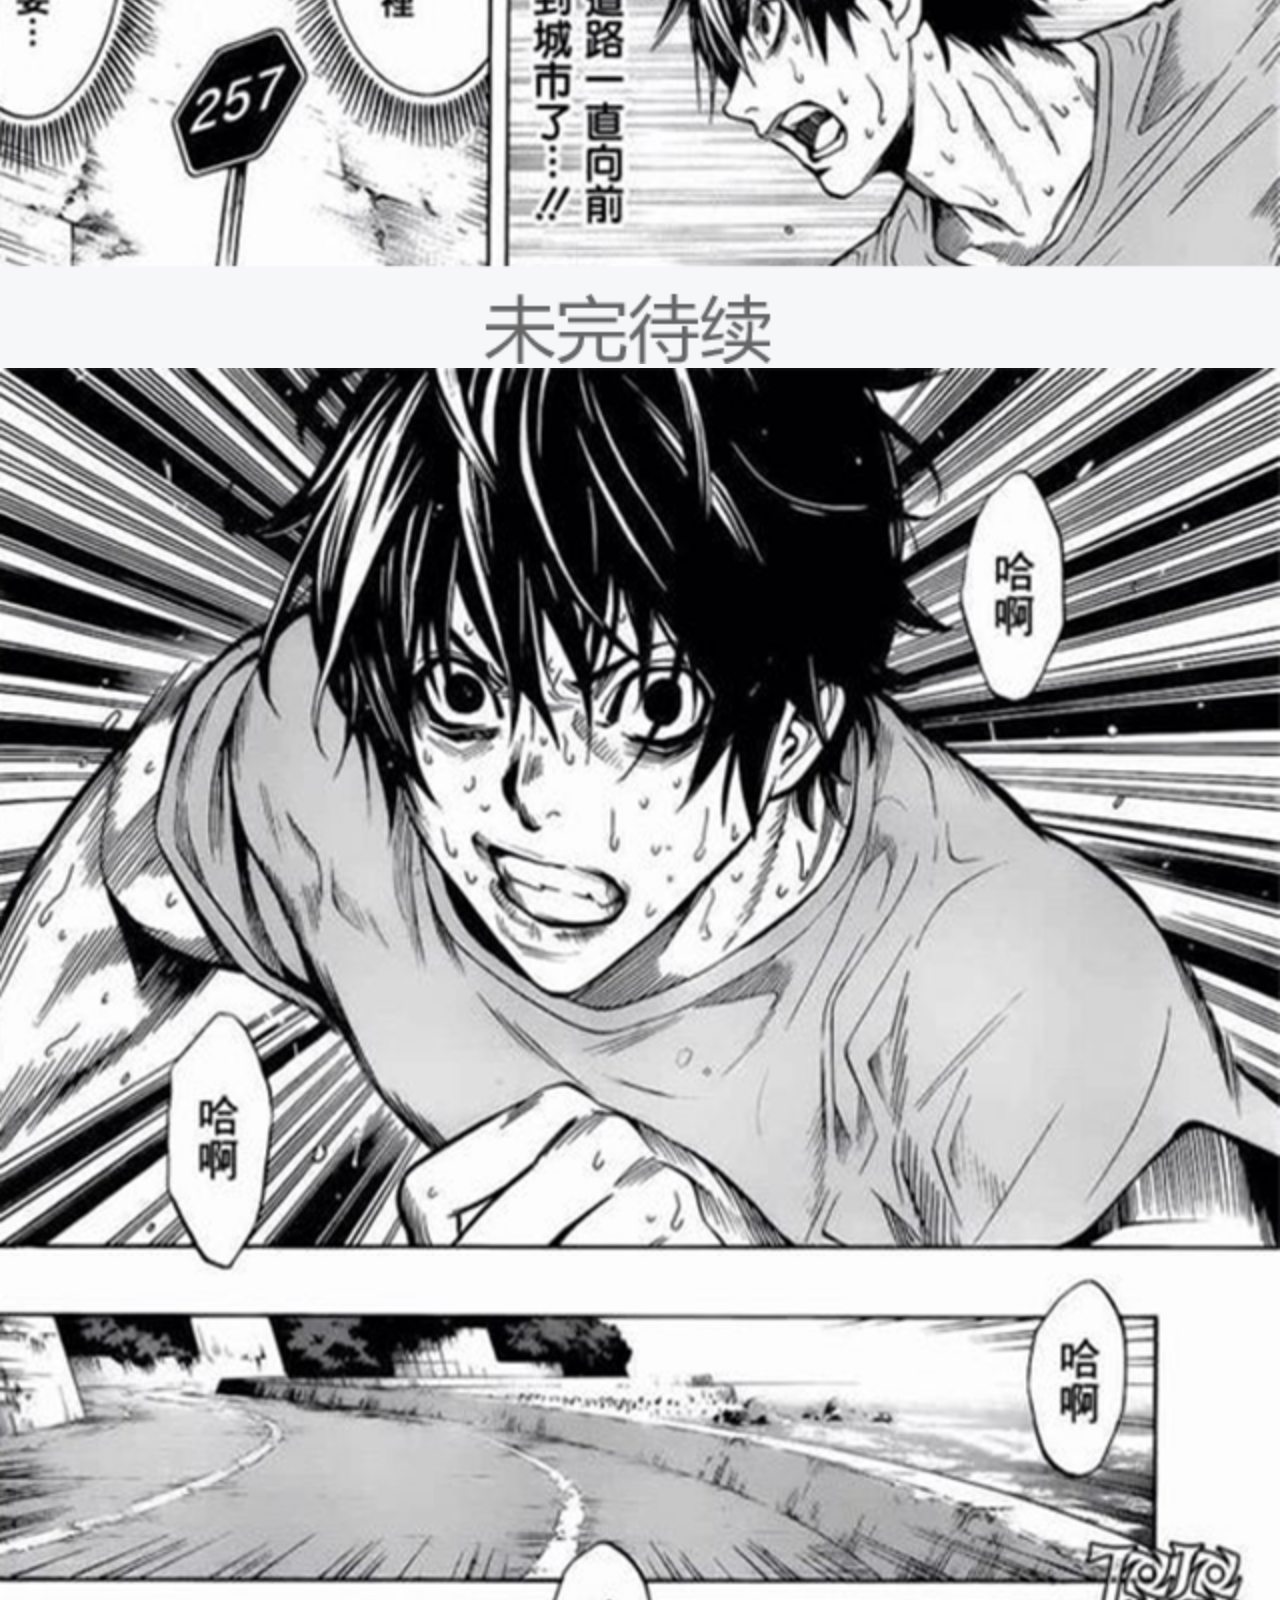
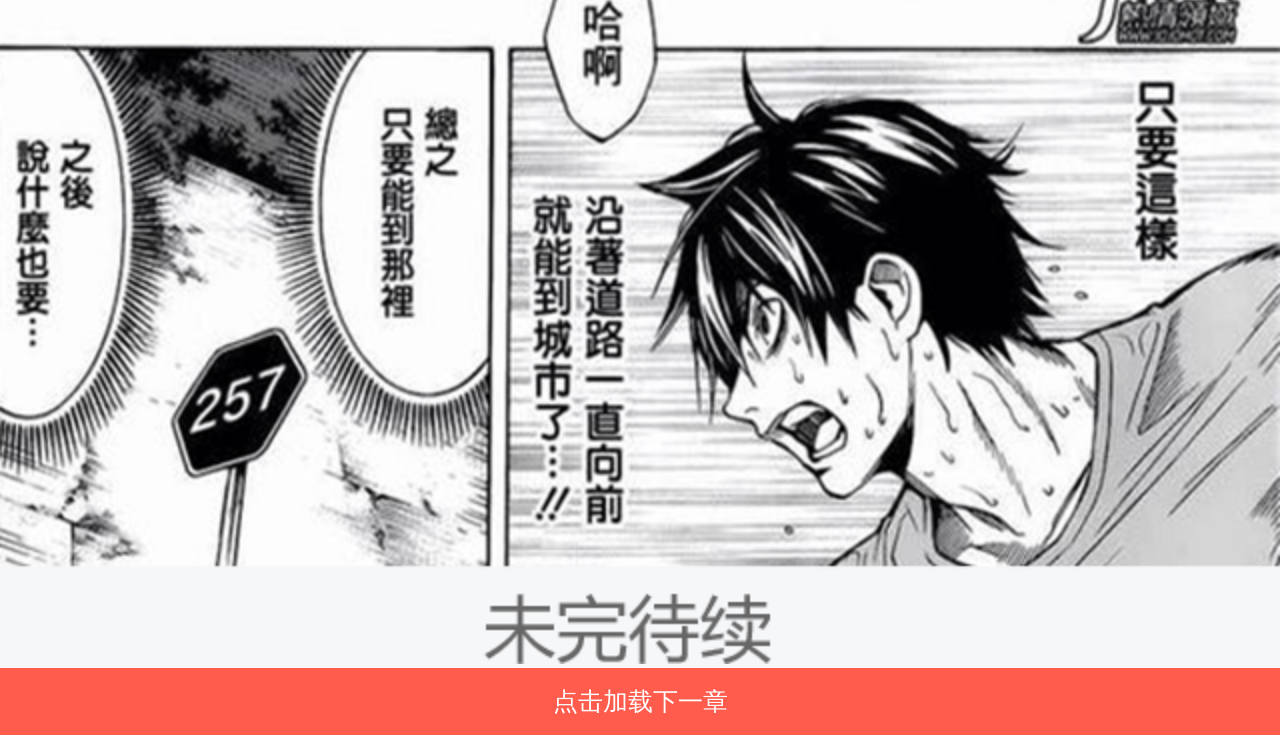
<file: html/comic_body.html>
﻿<!doctype html>
<html lang="en">
<head>
	<meta charset="UTF-8" />
	<script src="../plugIn/libflexible/flexible_css.debug.js"></script>
    
	<!--<script src="http://g.tbcdn.cn/mtb/lib-flexible/0.3.4/??flexible_css.js,flexible.js"></script>-->
	<title>漫画正文</title>
	<link rel="stylesheet" href="../css/common.css">
	<link rel="stylesheet" type="text/css" href="../css/buying.css">
	<link rel="stylesheet" href="../css/comic.css">
</head>
<body>
	<header class="common_detail box clear comic_buying">
		<a class="back" href="#" title="">
			<img src="../img/arrow_right.png" alt="">
		</a>
		<p>漫画正文贷款为贫困分配我看个贫困GV而顾客
		</p>
		<div class=" fr box">
			<a href="#"><img src="../img/house1.png" alt=""></a>
			<a href="#"><img src="../img/bookcase2.png" alt=""></a>
		</div>
	</header>
	
	



	<div class="comic_body box">
		<!-- 点击加载上一张 -->
		<div class="change_comicharpter pre_charpter box bw">
			<a href="#">点击加载上一章</a>
		</div>

		<img src="../upload/comicbg.png" alt="">
		<img src="../upload/comicbg.png" alt="">

		<!-- 点击加载下一张 -->
		<div class="change_comicharpter next_charpter box bw">
			<a href="#">点击加载下一章</a>
		</div>

	</div>
	


    <div class="ch_price">
        本章价格：40米粒
    </div>

	<div class="comic_change_charpeter box bw">
		<ol class="clear">
			<li class="fl"><a class="box txtcolor" href="#">上一章</a></li>
			<li class="fl"><a class="box charptercolor" href="#">目录</a></li>
			<li class="fl"><a class="box charptercolor" href="#">下一章</a></li>
		</ol>
	</div>
	
	
</body>
<script src="../plugIn/libflexible/flexible.debug.js"></script>
 <script src="../plugIn/libflexible/makegrid.debug.js"></script>
<script src="../js/jquery.min.js" type="text/javascript"></script>
<script>
    $(function () {

        // 屏幕滚轮事件
        var bol = true;
        $(window).scroll(function (event) {
            event.stopPropagation();
            var scrollTop = document.documentElement.scrollTop || document.body.scrollTop;
            if (scrollTop >0) {
                bol = false;
                $('header').hide();
                $('.comic_change_charpeter').hide();
                $('.comic_body').css({
                    'marginTop': 0
                })
                $('.comic_body .pre_charpter').css({
                    'marginTop': '0'
                })
            }
        })

        $('.comic_body').click(function (event) {
            event.stopPropagation();
            var that = $(this);
            if (that.attr('data') || bol == false) {
                $(this).removeAttr('data');
                bol = true;
                $('header').show();
                $('.comic_change_charpeter').show();
                $('.comic_body').css({
                    'marginTop': '1.25rem'
                })
                $('.comic_body .pre_charpter').css({
                    'marginTop': '-1.25rem'
                })

            } else if (bol == true || !that.attr('data')) {
                $(this).attr('data', 'clicked');
                bol == false;
                $('header').hide();
                $('.comic_change_charpeter').hide();
                $('.comic_body').css({
                    'marginTop': 0
                })
                $('.comic_body .pre_charpter').css({
                    'marginTop': '0'
                })
            }

        })
        setTimeout(function () {
            $(".ch_price").hide();
        }, 2000);


    })


</script>
</html>
</file>
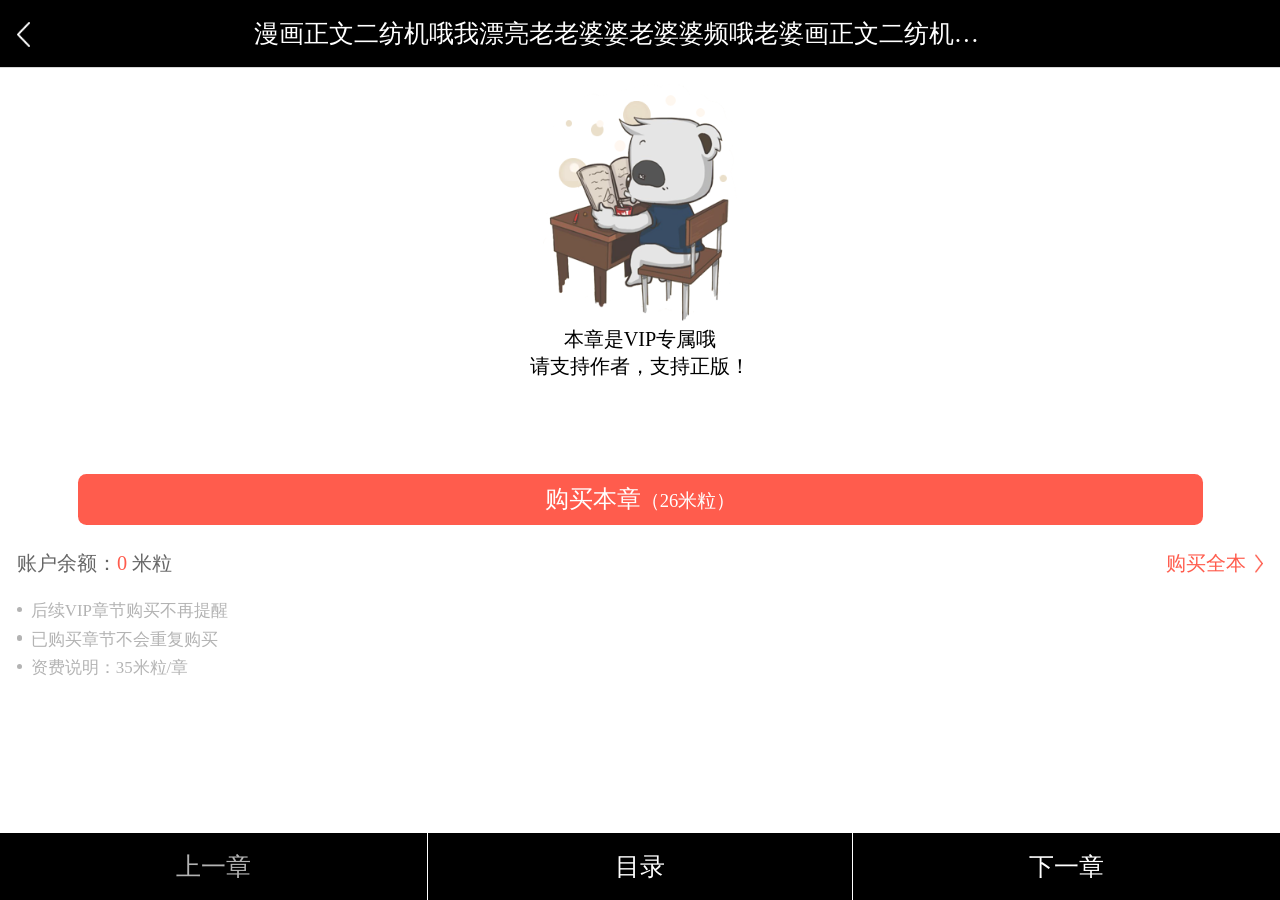
<file: html/comic_buycharpter.html>
<!doctype html>
<html lang="en">
<head >
	<meta charset="UTF-8" />
	<script src="../plugIn/libflexible/flexible_css.debug.js"></script>
    
	<!--<script src="http://g.tbcdn.cn/mtb/lib-flexible/0.3.4/??flexible_css.js,flexible.js"></script>-->
	<title>漫画购买本章</title>
	<link rel="stylesheet" href="../css/common.css">
	<link rel="stylesheet" type="text/css" href="../css/buying.css">
	<link rel="stylesheet" href="../css/comic.css">
</head>
<body>
	<header class="common_detail box clear comic_buying">
		<a class="back" href="#" title="">
			<img src="../img/arrow_right.png" alt="">
		</a>
		<p>漫画正文二纺机哦我漂亮老老婆婆老婆婆频哦老婆画正文二纺机哦我漂亮画正文二纺机哦我漂亮
		</p>
		<div class=" fr box">
		</div>
	</header>
	
	<div class="buying box">
		<div class="buy_head clear box bw">
			<img src="../img/comic.png" alt="">
			<p>本章是VIP专属哦</p>
			<p>请支持作者，支持正版！</p>
			
		</div>
			<!-- 章节是收费的，且没有购买过 -->
		<div class="change_status_1">
			<div class="top_up_rechagre box">
				<a class="top_up_rechagre_btn" href="#">购买本章<span>（26米粒）</span></a>
			</div>

			<!-- 购买章节 -->
			<div class="clear buy_charpter_account box">
				<p class="fl">账户余额：<span>0</span>&nbsp;米粒</p>
				<a class="fr" href="#">购买全本<img src="../img/backred.png" alt=""></a>
			</div>
			
			<!-- 购买全本 -->
			<div class="buy_complete_des">
				<p><span class="box olcircle"></span>后续VIP章节购买不再提醒</p>
				<p><span class="box olcircle"></span>已购买章节不会重复购买</p>
				<p><span class="box olcircle"></span>资费说明：35米粒/章</p>
				
			</div>
		</div>
		
	</div>
	
	<div class="comic_change_charpeter box bw">
		<ol class="clear">
			<li class="fl"><a class="box txtcolor" href="#">上一章</a></li>
			<li class="fl"><a class="box comictxt" href="#">目录</a></li>
			<li class="fl"><a class="box comictxt" href="#">下一章</a></li>
		</ol>
	</div>
	


	
	<!-- 弹层 -->
	<div class="mask">
	</div>
	<!-- 提醒登录弹窗 -->
	<!-- <div class="warn_login box">
		<img class="warn_login_close" src="../img/close_login.png" alt="">
		<p class="">对不起，你需要登录才能使用此功能</p>
		<a href="#">立即登录</a>
	</div> -->

	<!-- 余额不足时提示充值 -->
	<div class="Prompt_top_up box clear">
		<img class="Prompt_close fr" src="../img/close_login.png" alt="">
		<p class="book_name">《解忧杂货店》</p>
		<p class="old_price">全书原价：<span>50米粒</span></p>
		<p class="now_price">全本价格：<span class="price_num">26</span>米粒 </p>
		<p class="account_residue">账户余额：<span  class="price_num">0</span>米粒</p>

		<a class="top_up_rechagre_btn" href="#">购买全本</a>
		
		<p><span class="box olcircle"></span>已购买书籍不会重复购买</p>	
	</div>


	<!-- 加入书架弹窗 -->
	<div class="small_tip">
		已在书架
	</div>

</body>
<script src="../plugIn/libflexible/flexible.debug.js"></script>
 <script src="../plugIn/libflexible/makegrid.debug.js"></script>
<script src="../js/jquery.min.js" type="text/javascript"></script>
<script>
	$(function(){
		
		

		// 余额不足时，提示充值
		$('.buy_charpter_account a').click(function(){
			$('.mask').show();
			$('.Prompt_top_up').show();
		})
		$('.Prompt_close').click(function(){
			$('.mask').hide();
			$('.Prompt_top_up').hide();
		})

		// 购买全本 余额充足，提示购买成功
		var timer;
		function hide(){
			$('.small_tip').hide('1000')
		}
		function show(){
			$('.small_tip').show("1500");
		}
		$('.top_up_rechagre_btn').click(function(event){
			event.stopPropagation();
			$('.mask').hide();
			$('.Prompt_top_up').hide();
			$('.small_tip').text('购买成功');
			show();
			timer=setTimeout(hide,1000)
		})


		

		$('.buying').click(function(event){
			event.stopPropagation();
			var that=$(this);
			if (that.attr('data')) {
					$(this).removeAttr('data');
					$('header').show();
					$('.comic_change_charpeter').show();
					
			} else{
				$(this).attr('data','clicked');
				$('header').hide();
				$('.comic_change_charpeter').hide();
				
			}
			
		})
		
		


})

</script>
</html>
</file>
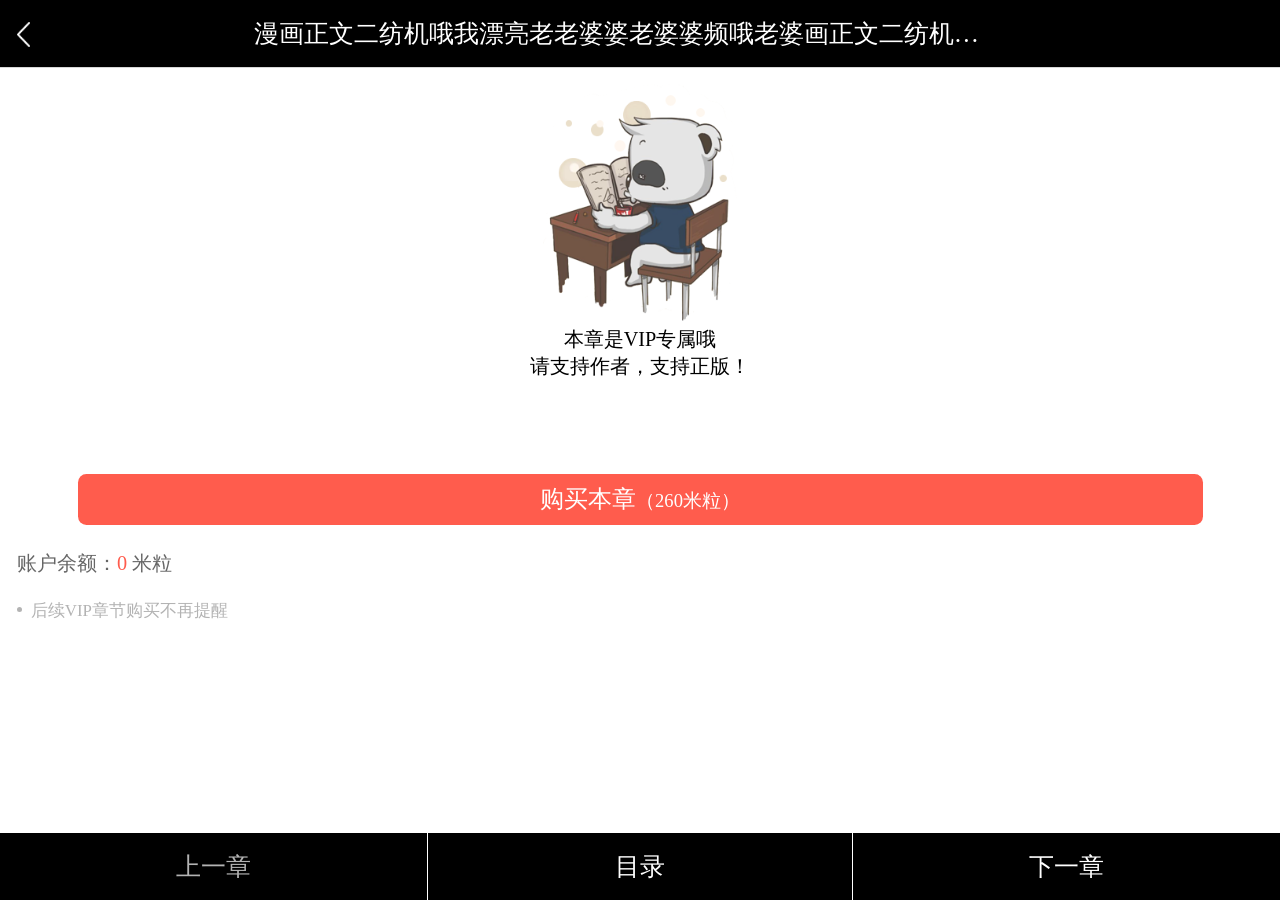
<file: html/comic_buycomplete.html>
<!doctype html>
<html lang="en">
<head>
	<meta charset="UTF-8" />
	<script src="../plugIn/libflexible/flexible_css.debug.js"></script>
    
	<!--<script src="http://g.tbcdn.cn/mtb/lib-flexible/0.3.4/??flexible_css.js,flexible.js"></script>-->
	<title>漫画购买全本</title>
	<link rel="stylesheet" href="../css/common.css">
	<link rel="stylesheet" type="text/css" href="../css/buying.css">
	<link rel="stylesheet" href="../css/comic.css">
</head>
<body>
	<header class="common_detail box clear comic_buying">
		<a class="back" href="#" title="">
			<img src="../img/arrow_right.png" alt="">
		</a>
		<p>漫画正文二纺机哦我漂亮老老婆婆老婆婆频哦老婆画正文二纺机哦我漂亮画正文二纺机哦我漂亮
		</p>
		<div class=" fr box">
		</div>
	</header>
	<div class="buying box">
		<div class="buy_head clear box bw">
			<img src="../img/comic.png" alt="">
			<p>本章是VIP专属哦</p>
			<p>请支持作者，支持正版！</p>
			
		</div>
			
		<div class="change_status_1">
			<div class="top_up_rechagre box">
				<a class="top_up_rechagre_btn" href="#">购买本章<span>（260米粒）</span></a>
			</div>

		
			<div class="clear buy_charpter_account box">
				<p class="fl">账户余额：<span>0</span>&nbsp;米粒</p>
			</div>
			
		
			<div class="buy_complete_des">
				<p><span class="box olcircle"></span>后续VIP章节购买不再提醒</p>
				
				
			</div>
		</div>
		
	</div>
	
	<div class="comic_change_charpeter box bw">
		<ol class="clear">
			<li class="fl"><a class="box txtcolor" href="#">上一章</a></li>
			<li class="fl"><a class="box comictxt" href="#">目录</a></li>
			<li class="fl"><a class="box comictxt" href="#">下一章</a></li>
		</ol>
	</div>
	


	
	<!-- 弹层 -->
<!-- 	<div class="mask">
	</div> -->
	<!-- 提醒登录弹窗 -->
	<!-- <div class="warn_login box">
		<img class="warn_login_close" src="../img/close_login.png" alt="">
		<p class="">对不起，你需要登录才能使用此功能</p>
		<a href="#">立即登录</a>
	</div> -->

	<!-- 余额不足时提示充值 -->
	<!-- <div class="Prompt_top_up box clear">
		<img class="Prompt_close fr" src="../img/close_login.png" alt="">
		<p class="book_name">《解忧杂货店》</p>
		<p class="old_price">全书原价：<span>50米粒</span></p>
		<p class="now_price">全本价格：<span class="price_num">26</span>米粒 </p>
		<p class="account_residue">账户余额：<span  class="price_num">0</span>米粒</p>

		<a class="top_up_rechagre_btn" href="#">立即购买</a>
		
		<p><span class="box olcircle"></span>已购买章节不会重复购买</p>	
	</div> -->


	<!-- 加入书架弹窗 -->
	<div class="small_tip">
		已在书架
	</div>

</body>
<script src="../plugIn/libflexible/flexible.debug.js"></script>
 <script src="../plugIn/libflexible/makegrid.debug.js"></script>
<script src="../js/jquery.min.js" type="text/javascript"></script>
<script>
	$(function(){
		// 购买全本 余额充足，提示购买成功
		var timer;
		function hide(){
			$('.small_tip').hide('1000')
		}
		function show(){
			$('.small_tip').show("1500");
		}
		$('.top_up_rechagre_btn').click(function(){
			event.stopPropagation();
			$('.mask').hide();
			$('.Prompt_top_up').hide();
			$('.small_tip').text('购买成功');
			show();
			timer=setTimeout(hide,1000)
		})


		$('.buying').click(function(event){
			event.stopPropagation();
			var that=$(this);
			if (that.attr('data')) {
					$(this).removeAttr('data');
					$('header').show();
					$('.comic_change_charpeter').show();
					
			} else{
				$(this).attr('data','clicked');
				$('header').hide();
				$('.comic_change_charpeter').hide();
				
			}
			
		})

})

</script>
</html>
</file>
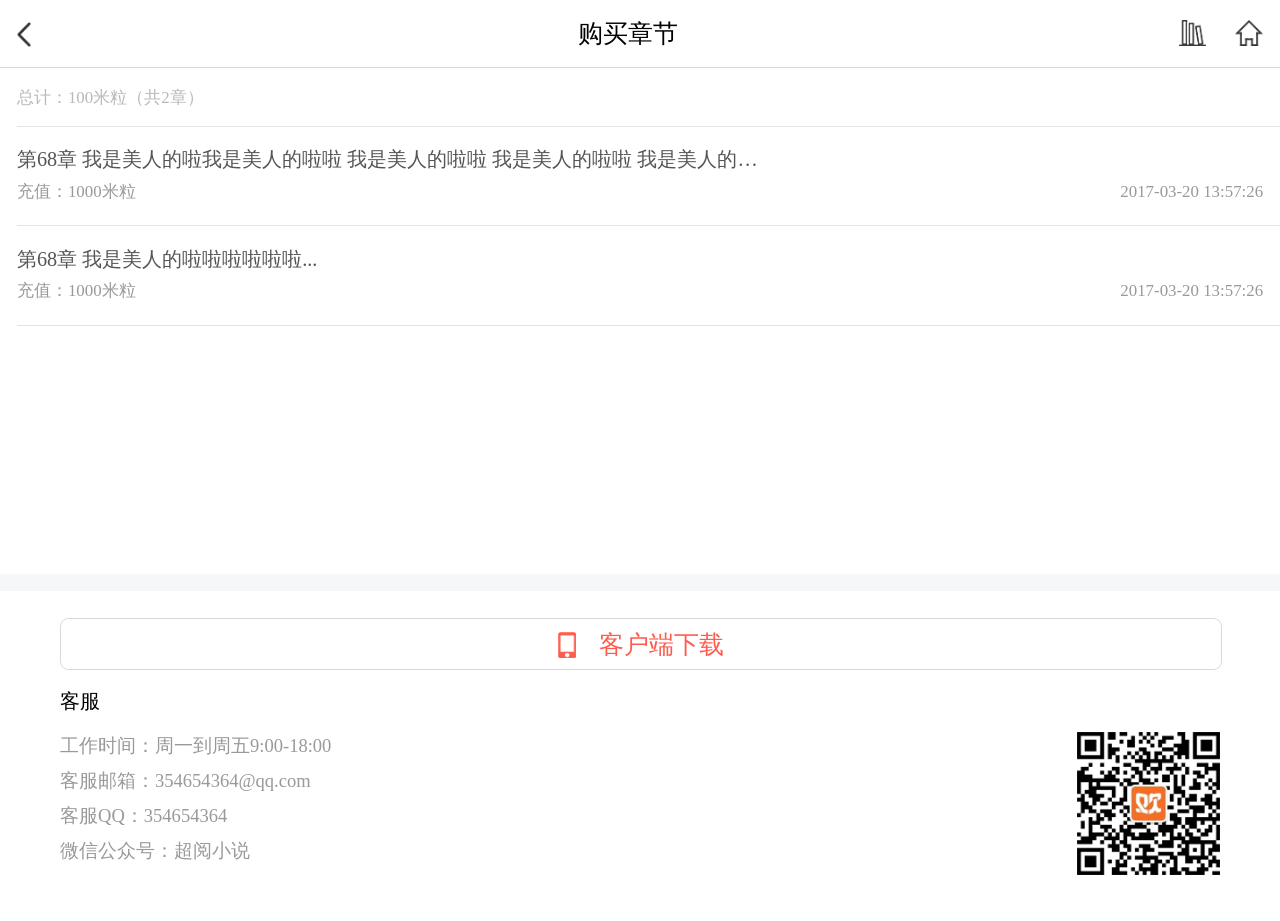
<file: html/comic_buysection.html>
<!doctype html>
<html lang="en">
<head>
	<meta charset="UTF-8" />
	<script src="../plugIn/libflexible/flexible_css.debug.js"></script>
    
	<!--<script src="http://g.tbcdn.cn/mtb/lib-flexible/0.3.4/??flexible_css.js,flexible.js"></script>-->
	<title>购买章节</title>
	<link rel="stylesheet" href="../css/common.css">
	<link rel="stylesheet" type="text/css" href="../css/rechargecenter.css">
</head>
<body>
	<header class="common_detail box clear ">
		<a class="back" href="consumption_records.html" title="">
			<img src="../img/backblack.png" alt="">
		</a>
		<p>购买章节</p>
		<div class=" fr box">
			<a href="#"><img src="../img/house.png" alt=""></a>
			<a href="#"><img src="../img/bookcase1.png" alt=""></a>
		</div>
	</header>
	<div class="recharge_records comic_buy_section box">
		<p class="box">总计：<span>100</span>米粒（共<span>2</span>章）</p>
		<ul class="box">
			<li class="box">
				<p>第68章  我是美人的啦我是美人的啦啦 我是美人的啦啦 我是美人的啦啦 我是美人的啦啦 我是美人的啦啦vv</p>
				<p class="clear">
					<span class="fl">充值：1000米粒</span>
					<span class="fr">2017-03-20 13:57:26</span>
				</p>
			</li>
			<li class="box">
				<p>第68章  我是美人的啦啦啦啦啦啦...</p>
				<p class="clear">
					<span class="fl">充值：1000米粒</span>
					<span class="fr">2017-03-20 13:57:26</span>
				</p>
			</li>
		</ul>
	</div>

	
	<footer class="box bw">
		<div class="download">
			<a href="#" class="download_btn">
				<img src="../img/phone.png" alt="">
				<span>客户端下载</span>
			</a>
			<!-- <a href="#" class="download_btn">
				<span>IOS客户端</span>
			</a>
			<a href="#" class="download_btn">
				<span>安卓客户端</span>
			</a> -->
		</div>
		<p class="footer_title">客服</p>
		<div class="footer_message clear">
			<div class="f_m_left fl">
				<p>
					<span>工作时间：周一到周五9:00-18:00</span>
					<span>客服邮箱：354654364@qq.com</span>
					<span>客服QQ：354654364</span>
					<span>微信公众号：超阅小说</span>
				</p>
			</div>
			<div class="f_m_right fr">
				<img src="../img/weixin.png" alt="">
			</div>
		</div>
	</footer>
	
</body>
<script src="../plugIn/libflexible/flexible.debug.js"></script>
<script src="../plugIn/libflexible/makegrid.debug.js"></script>
<script src="../js/jquery.min.js" type="text/javascript"></script>
<script>
	$(function(){

		// footer下载
		var downbtn=$('.download_btn');
		var btnnum=downbtn.length;
		console.log(btnnum);
		if (btnnum==1) {
			$('footer .download a').css('width','100%')
		} else if(btnnum==2){
			downbtn.css('width','40%')
		}

	})

</script>
</html>
</file>
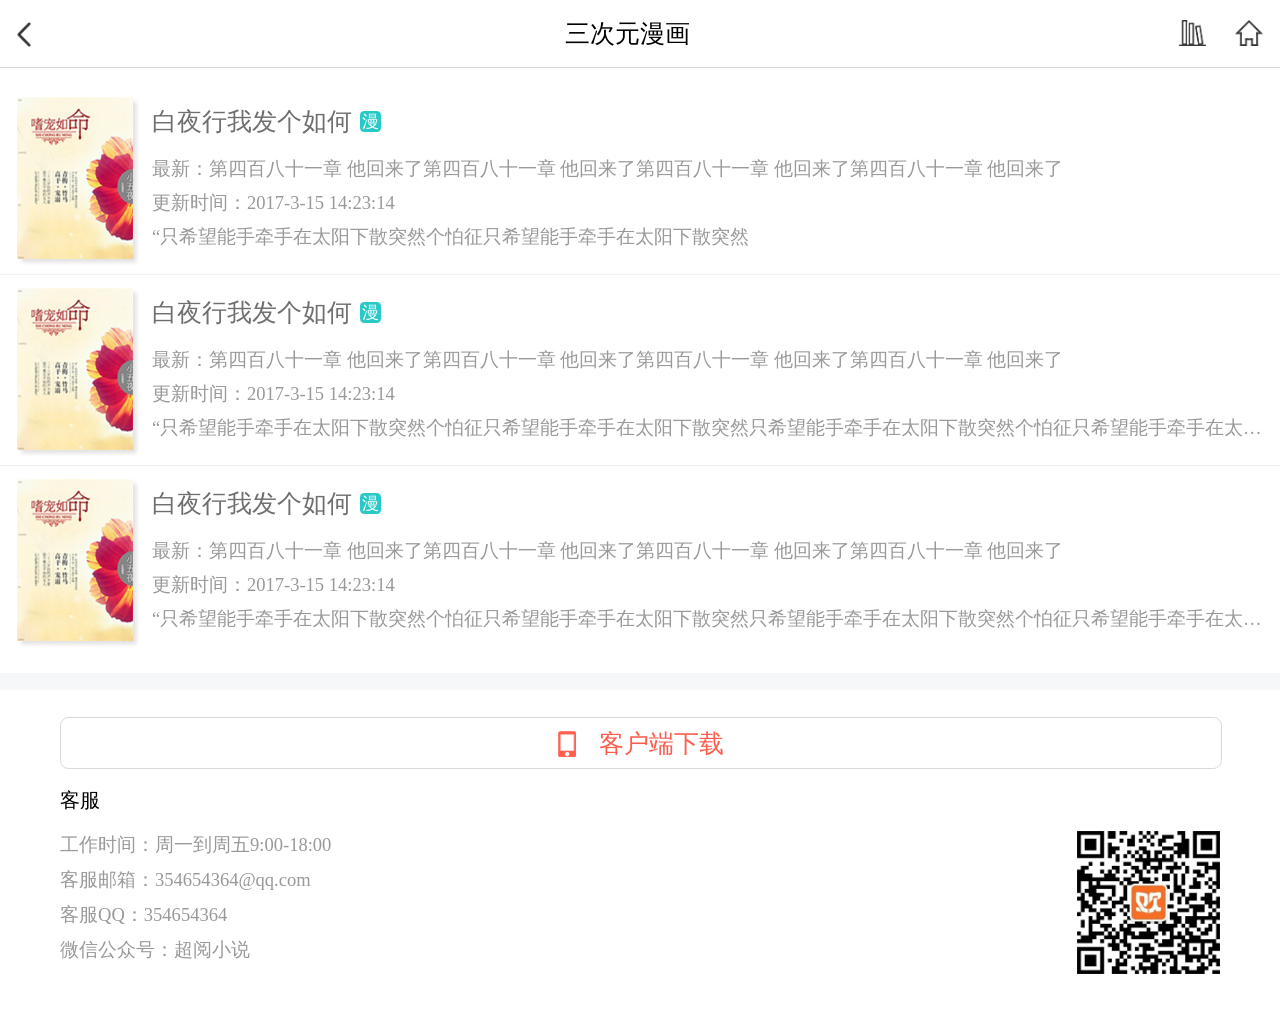
<file: html/comic_cp.html>
<!doctype html>
<html lang="en">
<head>
	<meta charset="UTF-8" />
	<script src="../plugIn/libflexible/flexible_css.debug.js"></script>
    
	<!--<script src="http://g.tbcdn.cn/mtb/lib-flexible/0.3.4/??flexible_css.js,flexible.js"></script>-->
	<title>三次元漫画</title>
	<link rel="stylesheet" href="../css/common.css">
	<link rel="stylesheet" type="text/css" href="../css/additional.css">
</head>
<body>
	<header class="common_detail box clear ">
		<a class="back" href="#" title="">
			<img src="../img/backblack.png" alt="">
		</a>
		<p>三次元漫画</p>
		<div class=" fr box">
			<a href="#"><img src="../img/house.png" alt=""></a>
			<a href="#"><img src="../img/bookcase1.png" alt=""></a>
		</div>
	</header>

	<div class="library_list comic_cp bw box">
		<ul>
			<li><a href="#" class="clear box">
				<div class="library_book fl">
					<img src="../upload/book1.png" alt="">
				</div>
				<div class="library_book_detail">
					<p class="box first">
					<span>白夜行我发个如何</span><span>漫</span></p>
					
					<p>最新：第四百八十一章 他回来了第四百八十一章 他回来了第四百八十一章 他回来了第四百八十一章 他回来了</p>
					<p>更新时间：2017-3-15 14:23:14</p>
					<p>“只希望能手牵手在太阳下散突然个怕征只希望能手牵手在太阳下散突然</p>
				</div>
			</a></li>
			
			<li><a href="#" class="clear box">
				<div class="library_book fl">
					<img src="../upload/book1.png" alt="">
				</div>
				<div class="library_book_detail">
					<p class="box first">
					<span>白夜行我发个如何</span><span>漫</span></p>
					
					<p>最新：第四百八十一章 他回来了第四百八十一章 他回来了第四百八十一章 他回来了第四百八十一章 他回来了</p>
					<p>更新时间：2017-3-15 14:23:14</p>
					<p>“只希望能手牵手在太阳下散突然个怕征只希望能手牵手在太阳下散突然只希望能手牵手在太阳下散突然个怕征只希望能手牵手在太阳下散</p>
				</div>
			</a></li>
			
			<li><a href="#" class="clear box">
				<div class="library_book fl">
					<img src="../upload/book1.png" alt="">
				</div>
				<div class="library_book_detail">
					<p class="box first">
					<span>白夜行我发个如何</span><span>漫</span></p>
					
					<p>最新：第四百八十一章 他回来了第四百八十一章 他回来了第四百八十一章 他回来了第四百八十一章 他回来了</p>
					<p>更新时间：2017-3-15 14:23:14</p>
					<p>“只希望能手牵手在太阳下散突然个怕征只希望能手牵手在太阳下散突然只希望能手牵手在太阳下散突然个怕征只希望能手牵手在太阳下散</p>
				</div>
			</a></li>
		</ul>
		<div class="bg"></div>
	</div>




	
	
	<footer class="box bw">
		<div class="download">
			<a href="#" class="download_btn">
				<img src="../img/phone.png" alt="">
				<span>客户端下载</span>
			</a>
			<!-- <a href="#" class="download_btn">
				<span>IOS客户端</span>
			</a>
			<a href="#" class="download_btn">
				<span>安卓客户端</span>
			</a> -->
		</div>
		<p class="footer_title">客服</p>
		<div class="footer_message clear">
			<div class="f_m_left fl">
				<p>
					<span>工作时间：周一到周五9:00-18:00</span>
					<span>客服邮箱：354654364@qq.com</span>
					<span>客服QQ：354654364</span>
					<span>微信公众号：超阅小说</span>
				</p>
			</div>
			<div class="f_m_right fr">
				<img src="../img/weixin.png" alt="">
			</div>
		</div>
	</footer>
	
</body>
<script src="../plugIn/libflexible/flexible.debug.js"></script>
<script src="../plugIn/libflexible/makegrid.debug.js"></script>
<script src="../js/jquery.min.js" type="text/javascript"></script>
<script>
	$(function(){
			

		// footer下载
		var downbtn=$('.download_btn');
		var btnnum=downbtn.length;
		console.log(btnnum);
		if (btnnum==1) {
			$('footer .download a').css('width','100%')
		} else if(btnnum==2){
			downbtn.css('width','40%')
		}

	})

</script>
</html>
</file>
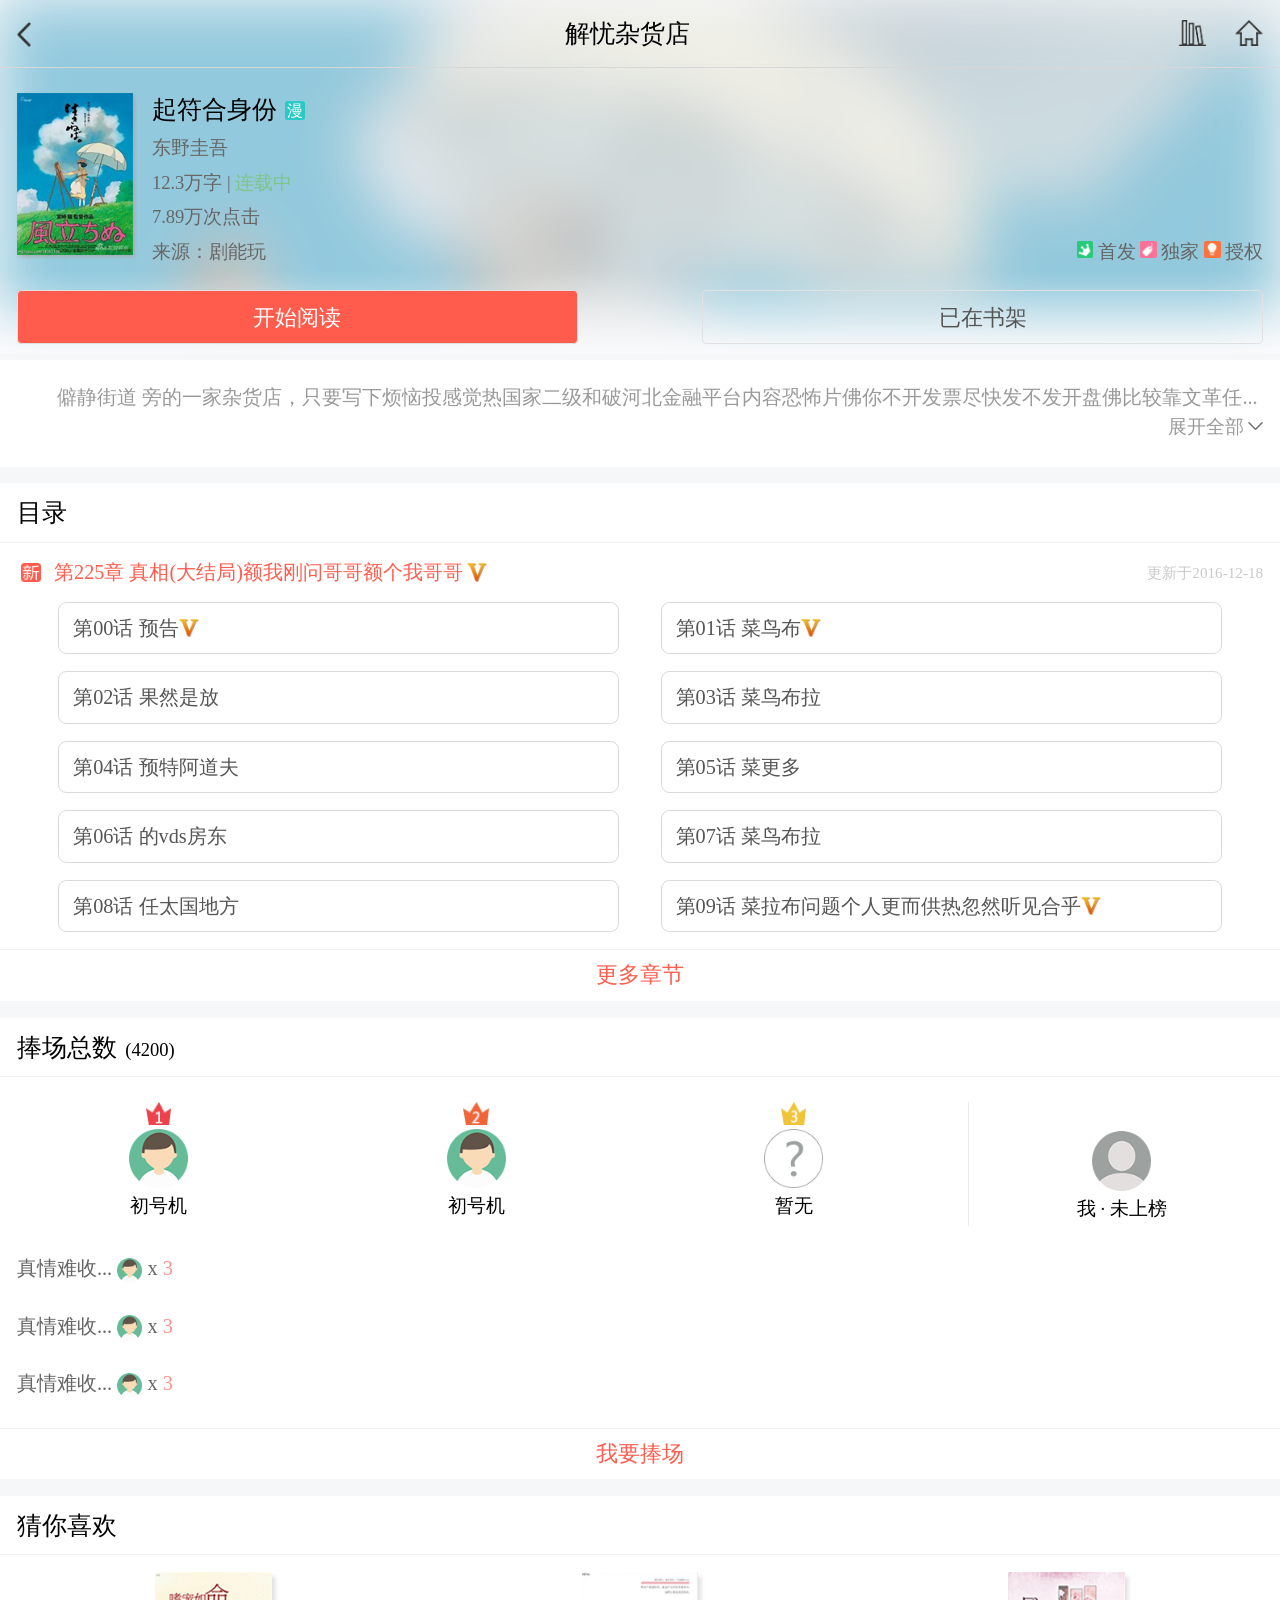
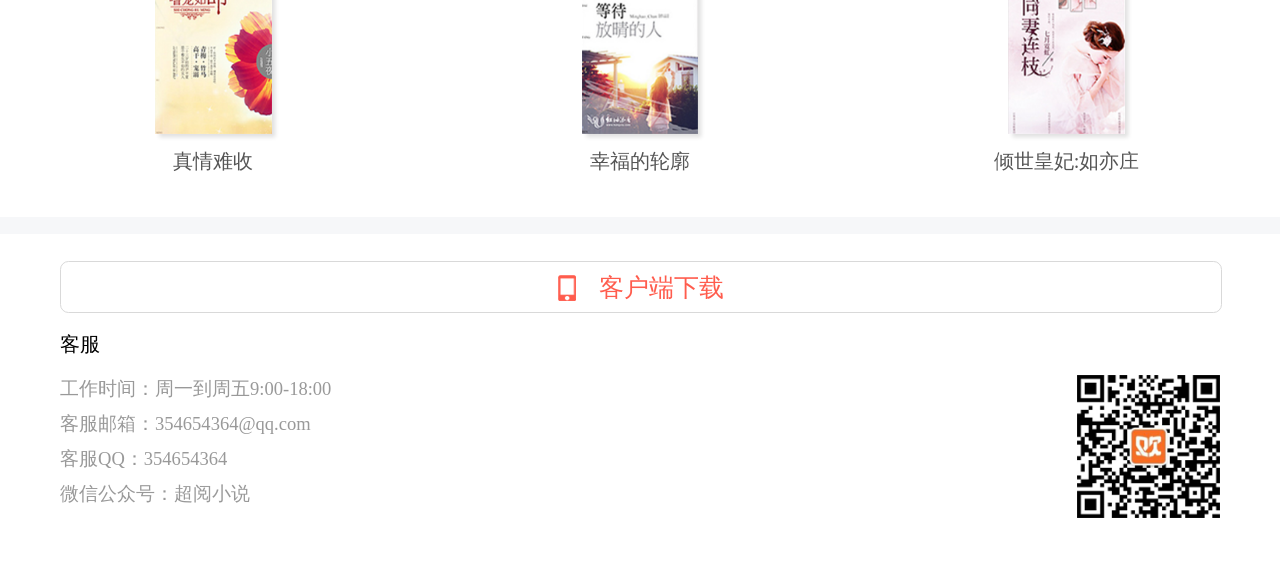
<file: html/comic_detail.html>
<!DOCTYPE html>
<html lang="en">
<head>
	<meta charset="UTF-8">
	<title>漫画详情页</title>
	<script src="../plugIn/libflexible/flexible_css.debug.js"></script>
	<link rel="stylesheet" href="../css/common.css">
	<link rel="stylesheet" type="text/css" href="../css/read_detail.css">
	<link rel="stylesheet" href="../css/additional.css">
</head>
<body>
	<div class="comic_zone_head">
		<div class="blur">
			<img  src="../upload/blur.png" alt="">
			<img class="blurdiv" src="../upload/blurbg.png" alt="">
		</div>
		
		<header class="common_detail box clear" >
			<a class="back" href="#" title="">
				<img src="../img/backblack.png" alt="">
			</a>
			<p>解忧杂货店</p>
			<div class=" fr box">
				<a href="#"><img src="../img/house.png" alt=""></a>
				<a href="#"><img src="../img/bookcase1.png" alt=""></a>
			</div>
		</header>
		<!-- 书介绍 -->
		<div class="book_introduction comic_introduction">
			<div class="Text_introduction clear box">
				<div class="book_img fl">
					<img src="../upload/comic_book.png" alt="">
				</div>
				<div class="book_message">
					<p class="book_title"><span class="book_title_detail fl">起符合身份</span><span class="type katong">漫</span></p>
					<p>东野圭吾</p>
					<p>12.3万字
						<span class="line">|</span>
						<span class="serial">连载中</span></p>
					<p>7.89万次点击</p>
					<div class="clear exclusive">
						<p class="fl">来源：剧能玩</p>
						<p class="fr">
							<span><img src="../img/the_first.png" alt="">首发</span>
							<span><img src="../img/exclusive.png" alt="">独家</span>
							<span><img src="../img/authorization.png" alt="">授权</span>
						</p>
					</div>
				</div>
			</div>
			<!-- 开始阅读，加入书库 -->
			<div class="go_read box btnnumTow">
				<a class="activite box" href="#" title="">开始阅读</a>
				<a class="box" href="#" title="">已在书架</a>
			</div>
			<div class="book_abstract  clear box bw">
				<p class="book_abstract_detail fl">僻静街道	旁的一家杂货店，只要写下烦恼投感觉热国家二级和破河北金融平台内容恐怖片佛你不开发票尽快发不发开盘佛比较靠文革任何人任何人挺好个人如火如荼房间内谱发你空间
				</p>
				<p class="more_text fr">
					展开全部<img src="../img/more.png" alt="">
				</p>
				
			</div>
			

		</div>
	</div>
	
	<div class="read_detail_content">
		
		<!-- 目录 -->
		<div class="directory comic_directory bw">
			<p class="box total_title">目录</p>
			<ul class="box comic_charpeter_title">
				<li class="clear">
					<a href="#">
						<img class="fl" src="../img/new.png" alt="">
						<span class="fl">第225章  真相(大结局)额我刚问哥哥额个我哥哥</span>
						<img class="fl" src="../img/v.png" alt="">
					</a>
					<span class="with_newtime fr">更新于2016-12-18</span>
				</li>
			</ul>
			<ol class="box comic_charpeter_list bw clear">
				<li class="fl box"><a href="#"><span>第00话  预告</span><img src="../img/v.png" alt=""></a></li>
				<li class="fl box"><a href="#"><span>第01话  菜鸟布</span><img src="../img/v.png" alt=""></a></li>
				<li class="fl box"><a href="#"><span>第02话  果然是放</span></a></li>
				<li class="fl box"><a href="#"><span>第03话  菜鸟布拉</span></a></li>
				<li class="fl box"><a href="#"><span>第04话  预特阿道夫</span></a></li>
				<li class="fl box"><a href="#"><span>第05话  菜更多</span></a></li>
				<li class="fl box"><a href="#"><span>第06话  的vds房东</span></a></li>
				<li class="fl box"><a href="#"><span>第07话  菜鸟布拉</span></a></li>
				<li class="fl box"><a href="#"><span>第08话  任太国地方</span></a></li>
				<li class="fl box"><a href="#"><span>第09话  菜拉布问题个人更而供热忽然听见合乎</span><img src="../img/v.png" alt=""></a></li>
			</ol>
			<a class="More_chapters" href="#" title="">更多章节</a>

		</div>
		<!-- 捧场 -->
		<div class="Famous_for bw">
			<p class="box total_title">捧场总数<span class="Famous_fornum">(4200)</span></p>
			<ul class="Famous_for_list">
				<li class="fl">
					<img src="../img/num1.png" alt=""><br>
					<img class="person" src="../upload/person.png" alt=""><br>
					<span>初号机</span>
				</li>
				<li  class="fl">
					<img src="../img/num2.png" alt=""><br>
					<img class="person" src="../upload/person.png" alt=""><br>
					<span>初号机</span>
				</li>
				<li  class="fl">
					<img src="../img/num3.png" alt=""><br>
					<img class="person" src="../upload/person2.png" alt=""><br>
					<span>暂无</span>
				</li>
				
				<li class="mine box fr">
					<img class="person" src="../upload/person3.png" alt=""><br>
					<span>我 · 未上榜</span>
				</li>
			</ul>
			<ol class="box">
				<li>
					<span>真情难收...</span>
					<img src="../upload/person.png" alt="">
					<span>x</span>
					<span>3</span>
				</li>
				<li>
					<span>真情难收...</span>
					<img src="../upload/person.png" alt="">
					<span>x</span>
					<span>3</span>
				</li>
				<li>
					<span>真情难收...</span>
					<img src="../upload/person.png" alt="">
					<span>x</span>
					<span>3</span>
				</li>
			</ol>
			<span class="More_chapters 	mine_flatter" href="#" title="">我要捧场</span>
		</div>
		
		<!-- 猜你喜欢 -->
		<div class="Guess_like bw mb">
			<p class="box total_title">猜你喜欢</p>
			<ul class="free_book box">
				<li><a href="#">
					<img src="../upload/book1.png" alt="">
					<br>
					真情难收
				</a></li>
				<li><a href="#">
					<img src="../upload/book2.png" alt="">
					<br>
					幸福的轮廓
				</a></li>
				<li><a href="#">
					<img src="../upload/book3.png" alt="">
					<br>
					倾世皇妃:如亦庄
				</a></li>
			</ul>
		</div>
	</div>
	<footer class="box bw">
		<div class="download">
			<a href="#" class="download_btn">
				<img src="../img/phone.png" alt="">
				<span>客户端下载</span>
			</a>
		</div>
		<p class="footer_title">客服</p>
		<div class="footer_message clear">
			<div class="f_m_left fl">
				<p>
					<span>工作时间：周一到周五9:00-18:00</span>
					<span>客服邮箱：354654364@qq.com</span>
					<span>客服QQ：354654364</span>
					<span>微信公众号：超阅小说</span>
				</p>
			</div>
			<div class="f_m_right fr">
				<img src="../img/weixin.png" alt="">
			</div>
		</div>
	</footer>
	<!-- 捧场弹窗 -->
	<div class="detail_mask "></div>
	<div class="Famous_for_mask bw clear">
		<img class="fr close"  src="../img/close_login.png" alt="">
		<p>捧场</p>

		<ul class="box">
			<li class="box clear">
				<p>
					<img src="../upload/pc.png" alt="">
					一桶浆山<span>100000</span> 米粒/个
				</p>
				<span class="fr flatter">
					<input checked="checked" id="1" type="radio" name="way" value="微信支付" />
					<label class="checked" data-id="1" name="微信支付"   for="微信支付"></label>
				</span>
			</li>
			<li class="box clear">
				<p>
					<img src="../upload/pc.png" alt="">
					一桶浆山<span>100000</span> 米粒/个
				</p>
				<span class="fr flatter">
					<input type="radio" id="2" name="way" value="支付宝支付" /> 
					<label class="unchecked" data-id="2" name="支付宝支付"  for="支付宝支付"></label>
				</span>
			</li>
			
			<li class="box clear">
				<p>
					<img src="../upload/pc.png" alt="">
					一桶浆山<span>100000</span> 米粒/个
				</p>
				<span class="fr flatter">
					<input type="radio" id="2" name="way" value="支付宝支付" /> 
					<label class="unchecked" data-id="2" name="支付宝支付"  for="支付宝支付"></label>
				</span>
			</li>

			<li class="box clear">
				<p>
					<img src="../upload/pc.png" alt="">
					一桶浆山<span>100000</span> 米粒/个
				</p>
				<span class="fr flatter">
					<input type="radio" id="2" name="way" value="支付宝支付" /> 
					<label class="unchecked" data-id="2" name="支付宝支付"  for="支付宝支付"></label>
				</span>
			</li>

			<li class="box clear">
				<p>
					<img src="../upload/pc.png" alt="">
					一桶浆山<span>100000</span> 米粒/个
				</p>
				<span class="fr flatter">
					<input type="radio" id="3" name="way" value="支付宝支付" /> 
					<label class="unchecked" data-id="2" name="支付宝支付"  for="支付宝支付"></label>
				</span>
			</li>

			<li class="box clear">
				<p>
					<img src="../upload/pc.png" alt="">
					一桶浆山<span>100000</span> 米粒/个
				</p>
				<span class="fr flatter">
					<input type="radio" id="3" name="way" value="支付宝支付" /> 
					<label class="unchecked" data-id="2" name="支付宝支付"  for="支付宝支付"></label>
				</span>
			</li>

			<li class="box clear">
				<p>
					<img src="../upload/pc.png" alt="">
					一桶浆山<span>100000</span> 米粒/个
				</p>
				<span class="fr flatter">
					<input type="radio" id="3" name="way" value="支付宝支付" /> 
					<label class="unchecked" data-id="2" name="支付宝支付"  for="支付宝支付"></label>
				</span>
			</li>

			<li class="box clear">
				<p>
					<img src="../upload/pc.png" alt="">
					一桶浆山<span>100000</span> 米粒/个
				</p>
				<span class="fr flatter">
					<input type="radio" id="3" name="way" value="支付宝支付" /> 
					<label class="unchecked" data-id="2" name="支付宝支付"  for="支付宝支付"></label>
				</span>
			</li>

		</ul>
		<div class="goods_num">
			<p class="box">
				数量
				<span class="reduction choosenum">-</span>
				<span class="nummm">
					<input type="text" value="1">
				</span>
				<span class="addnum choosenum">+</span>
			</p>
			
		</div>
		<div class="leave_message box"> 
			<span>留言</span>
			<span>吃上一碗香浓的米线，作者码字灵感如尿崩！</span>
		</div>
		<div class="Famousmask_btn">捧场</div>
	</div>


</body>
<script src="../plugIn/libflexible/flexible.debug.js"></script>
<script src="../plugIn/libflexible/makegrid.debug.js"></script>
<script src="../js/jquery.min.js"></script>
<script>

	$(function(){
		
		
		// 已在书架颜色值
		$('.go_read a:eq(1)').click(function(){
			$(this).css({
				'color':'#c6c8c6'
			})
		})

// 捧场弹窗
		$('label').click(function(){
		    $('label').removeClass('checked').addClass('unchecked');
		    $('label').siblings('input').attr('checked',false);
		    $(this).removeClass('unchecked').addClass('checked');
		   $(this).siblings('input').attr('checked',true);
		   $('.nummm input').val(1);
	  });
		 // 数量增减
		   var nownum=parseInt($('.nummm input').val());
		   $('.addnum').click(function(){
		   		nownum+=1;
		   		$('.nummm input').val(nownum);
		   })
		  $('.reduction').click(function(){
		  	nownum-=1;
		  	if(nownum<=0){
		  		nownum=1;
		  		return false;
		  	}
		  	$('.nummm input').val(nownum);
		  })
		// 弹窗蒙板
		$('.mine_flatter').click(function(){
			$('.detail_mask').show();
			$('.Famous_for_mask').show();
		})
		$('.close').click(function(){
			$('.detail_mask').hide();
			$('.Famous_for_mask').hide();
		})



})

	function textmore(){
			var _this=$('.book_abstract_detail');
			var txt=$.trim(_this.text());
			var txtlength=$.trim(_this.text()).length;
			var max=60;

			if (txtlength>max) {
				_this.text(txt.substring(0,max))
				_this.html(_this.html()+'...')
			} else{
				_this.html(txt);
				$('.more_text').hide();
			}
			$(".more_text").click(function(event){
				event.stopPropagation(); 
				 _this.html(txt);
				$(this).hide();
			})

		}
		textmore();

</script>
</html>
</file>
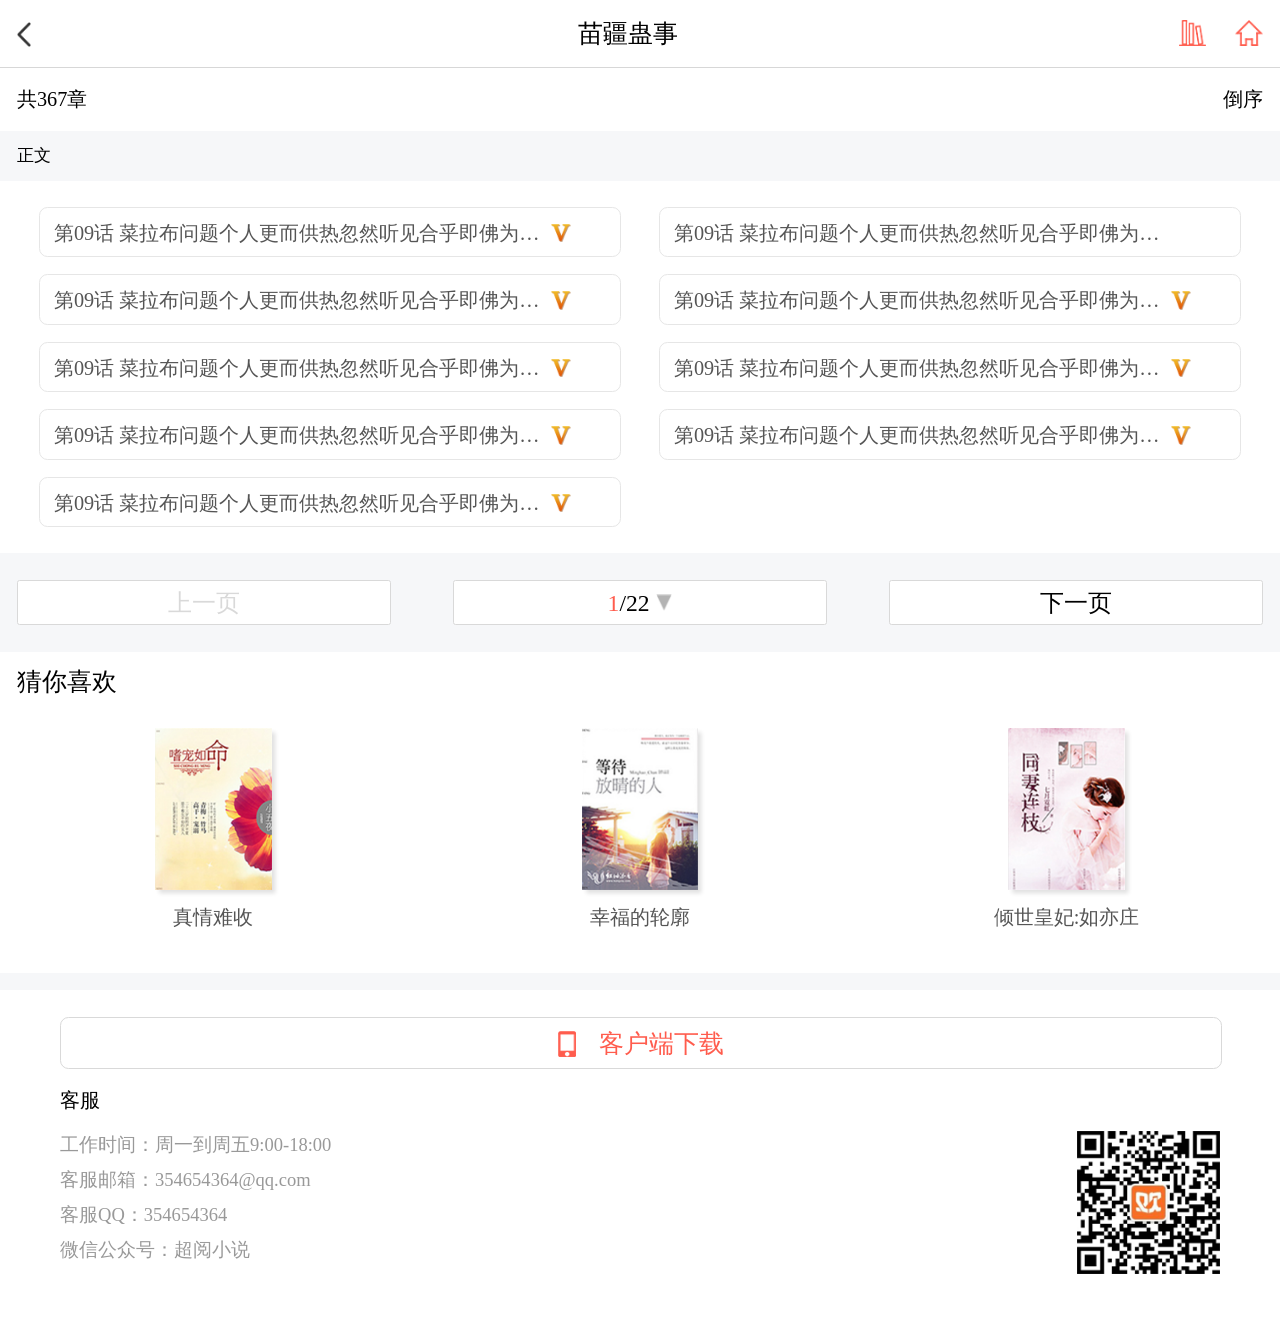
<file: html/comic_directory.html>
<!doctype html>
<html lang="en">
<head>
	<meta charset="UTF-8" />
	<script src="../plugIn/libflexible/flexible_css.debug.js"></script>
	<!--<script src="http://g.tbcdn.cn/mtb/lib-flexible/0.3.4/??flexible_css.js,flexible.js"></script>-->
	<title>漫画目录</title>
	<link rel="stylesheet" href="../css/common.css">
	<link rel="stylesheet" type="text/css" href="../css/directory.css">

</head>
<body>
	<header class="common_detail box clear ">
		<a class="back" href="#" title="">
			<img src="../img/backblack.png" alt="">
		</a>
		<p>苗疆蛊事</p>
		<div class=" fr box">
			<a href="#"><img src="../img/home.png" alt=""></a>
			<a href="#"><img src="../img/logo_bookcase.png" alt=""></a>
		</div>
	</header>
	<div class="directory_detail comic_directory box">
		<p class="bw clear"><span class="fl">共367章</span><span class="fr">倒序</span></p>
		<p>正文</p>
		<ul class="box clear">
			<li class="box">
				<a href="#"><span>第09话  菜拉布问题个人更而供热忽然听见合乎即佛为国家配件看破看vepokgepbk彭建伟颇高金额为破解</span><img src="../img/v.png" alt=""></a></li>
			<li class="box"><a href="#"><span>第09话  菜拉布问题个人更而供热忽然听见合乎即佛为国家配件看破看vepokgepbk彭建伟颇高金额为破解</span></a></li>
			<li class="box"><a href="#"><span>第09话  菜拉布问题个人更而供热忽然听见合乎即佛为国家配件看破看vepokgepbk彭建伟颇高金额为破解</span><img src="../img/v.png" alt=""></a></li>

			<li class="box"><a href="#"><span>第09话  菜拉布问题个人更而供热忽然听见合乎即佛为国家配件看破看vepokgepbk彭建伟颇高金额为破解</span><img src="../img/v.png" alt=""></a></li>
			<li class="box"><a href="#"><span>第09话  菜拉布问题个人更而供热忽然听见合乎即佛为国家配件看破看vepokgepbk彭建伟颇高金额为破解</span><img src="../img/v.png" alt=""></a></li>
			<li class="box"><a href="#"><span>第09话  菜拉布问题个人更而供热忽然听见合乎即佛为国家配件看破看vepokgepbk彭建伟颇高金额为破解</span><img src="../img/v.png" alt=""></a></li>
			<li class="box"><a href="#"><span>第09话  菜拉布问题个人更而供热忽然听见合乎即佛为国家配件看破看vepokgepbk彭建伟颇高金额为破解</span><img src="../img/v.png" alt=""></a></li>
			<li class="box"><a href="#"><span>第09话  菜拉布问题个人更而供热忽然听见合乎即佛为国家配件看破看vepokgepbk彭建伟颇高金额为破解</span><img src="../img/v.png" alt=""></a></li>
			<li class="box"><a href="#"><span>第09话  菜拉布问题个人更而供热忽然听见合乎即佛为国家配件看破看vepokgepbk彭建伟颇高金额为破解</span><img src="../img/v.png" alt=""></a></li>

		</ul>
	</div>
	<!-- 换页 -->
	<div class="Turn_page box">
		<div class="previous_page fl box">
			上一页
		</div>
		<div class="page_num fl box">
			<span class="choose_num">1</span>/<span>22</span>
			<img class="down"  src="../img/down.png" alt="">
			<select class="selects" name="" >
				<option>1</option>
				<option>2</option>
				<option >3</option>
				<option>4</option>
				<option>5</option>
				<option >6</option>
				<option >7</option>
				<option >8</option>
				<option >100</option>
			</select>
		</div>
		<div class="next_page fr box">
			下一页
		</div>
	</div>

	
	<!-- 猜你喜欢 -->
	<div class="Guess_like bw mb directory_like">
			<p class="box total_title">猜你喜欢</p>
			<ul class="free_book box">
				<li><a href="#">
					<img src="../upload/book1.png" alt="">
					<br>
					真情难收
				</a></li>
				<li><a href="#">
					<img src="../upload/book2.png" alt="">
					<br>
					幸福的轮廓
				</a></li>
				<li><a href="#">
					<img src="../upload/book3.png" alt="">
					<br>
					倾世皇妃:如亦庄
				</a></li>
			</ul>
	</div>
	<footer class="box bw">
		<div class="download">
			<a href="#" class="download_btn">
				<img src="../img/phone.png" alt="">
				<span>客户端下载</span>
			</a>
		</div>
		<p class="footer_title">客服</p>
		<div class="footer_message clear">
			<div class="f_m_left fl">
				<p>
					<span>工作时间：周一到周五9:00-18:00</span>
					<span>客服邮箱：354654364@qq.com</span>
					<span>客服QQ：354654364</span>
					<span>微信公众号：超阅小说</span>
				</p>
			</div>
			<div class="f_m_right fr">
				<img src="../img/weixin.png" alt="">
			</div>
		</div>
	</footer>
</body>

<script src="../plugIn/libflexible/flexible.debug.js"></script>
<script src="../plugIn/libflexible/makegrid.debug.js"></script>
<script src="../js/jquery.min.js" type="text/javascript"></script>
<script>
	$(function(){
		// 换页
			$('.selects').change(function(){
				var num=$('.selects option:selected').text();
				$('.choose_num').text(num);
				
				var txt=$('.choose_num').text();
				if(txt==1){
					$('.previous_page').css('color','#d9d9d9')
				}else{
					$('.previous_page').css('color','#353535');
				}
				if(txt==22){
					$('.next_page').css('color','#d9d9d9')
				}else{
					$('.next_page').css('color','#353535')
				}

			})




		// 上一页
		var bool=true;
		$('.previous_page').click(function(){
		txt=$('.choose_num').text();
		var txtnum=parseInt(txt);
			txtnum--;
			if(txtnum<=1){
				$(this).css('color','#d9d9d9');
				$('.choose_num').text(1);
				bool=false;
			}else{
				$(this).css('color','#353535')
				$('.choose_num').text(txtnum);
			}
			$('.next_page').css('color','#353535')
		})

		// 下一页
		$('.next_page').click(function(){
			txt=$('.choose_num').text();
			var txtnum=parseInt(txt);
				txtnum++;
				if(txtnum>=22){
					$(this).css('color','#d9d9d9');
					$('.choose_num').text(22);
					bool=false;
				}else{
					$(this).css('color','#353535')
					$('.choose_num').text(txtnum);
				}
			$('.previous_page').css('color','#353535')
		})



		// footer下载
		var downbtn=$('.download_btn');
		var btnnum=downbtn.length;
		console.log(btnnum);
		if (btnnum==1) {
			$('footer .download a').css('width','100%')
		} else if(btnnum==2){
			downbtn.css('width','40%')
		}

		// 漫画目录，文字长度
		// if($('.comic_directory ul li span img.v')){
		// 	$('.comic_directory ul li span img.v').parent().prev().css('maxWidth','40%')
		// }
		
	})


</script>
</html>
</file>
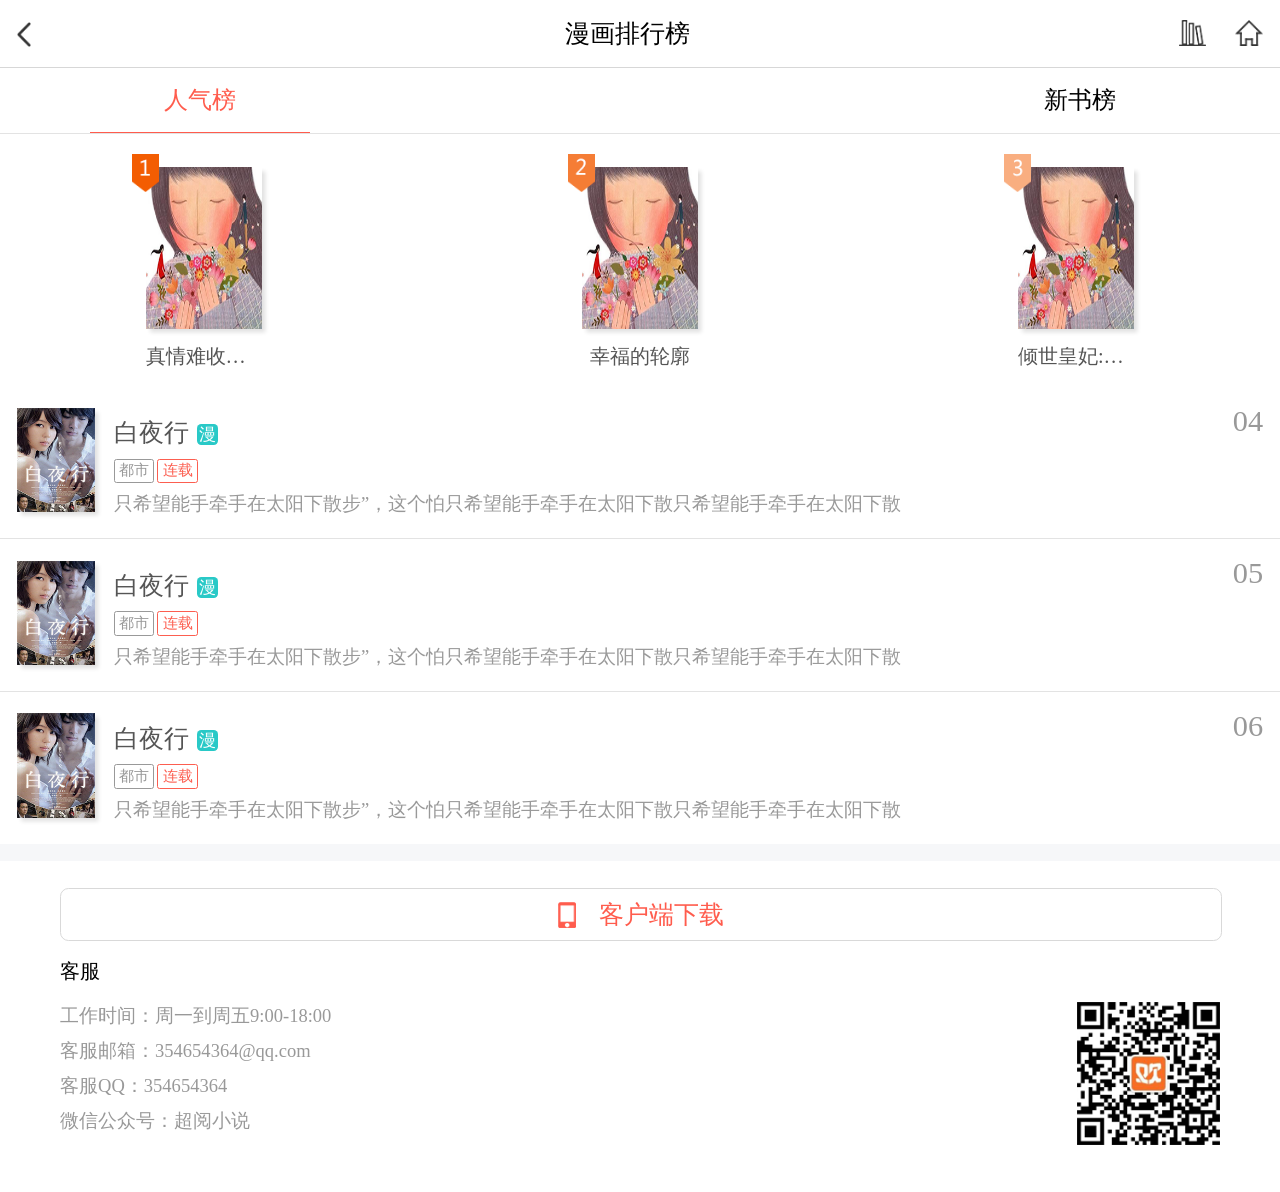
<file: html/comic_rankinglist.html>
<!doctype html>
<html lang="en">
<head>
	<meta charset="UTF-8" />
	<script src="../plugIn/libflexible/flexible_css.debug.js"></script>
   
	<!--<script src="http://g.tbcdn.cn/mtb/lib-flexible/0.3.4/??flexible_css.js,flexible.js"></script>-->
	<title>排行</title>
	<link rel="stylesheet" href="../css/common.css">
	<link rel="stylesheet" type="text/css" href="../css/RankingList.css">
	<link rel="stylesheet" type="text/css" href="../css/additional.css">
</head>
<body>
	<header class="common_detail box clear ">
		<a class="back" href="#" title="">
			<img src="../img/backblack.png" alt="">
		</a>
		<p>漫画排行榜</p>
		<div class=" fr box">
			<a href="#"><img src="../img/house.png" alt=""></a>
			<a href="#"><img src="../img/bookcase1.png" alt=""></a>
		</div>
	</header>
	<div class="directory_tab comic_ranking_btn box bw" >
			<span class="directory_novel tabactivity fl">人气榜</span>
			<span class="directory_comic bbr fr">新书榜</span>
	</div>
	<!-- 书本展示 -->
	<!-- 人气榜 -->
	<div class="ranking_show comic_ranking female ">
			<ul class="box bw">
				<li class="fl"><a class="box" href="#">
					<img class="ranknum" src="../img/rank1.png" alt="">
					<img class="rankpic" src="../upload/co.png" alt="">
					<br>
					<span>真情难收俄国和头4特托管人一个人</span>
					
				</a></li>
				<li class="fl"><a class="box" href="#">
					<img class="ranknum" src="../img/rank2.png" alt="">
					<img class="rankpic" src="../upload/co.png" alt="">
					<br>
					<span>幸福的轮廓</span>
					
				</a></li>
				<li class="fr"><a class="box" href="#">
					<img class="ranknum" src="../img/rank3.png" alt="">
					<img class="rankpic" src="../upload/co.png" alt="">
					<br>
					<span>倾世皇妃:如亦庄</span>
					
				</a></li>
			</ul>
			<div class="comic_ranking_detail bw">
				<a href="#" class="clear box">
					<div class="library_book fl">
						<img src="../upload/recmond.png" alt="">
					</div>
					<div class="comic_ranking_des box">
						<p class="box">
							<span>白夜行</span><span class="katong">漫</span>
						</p>
						<p>
							<span>都市</span>
							<span>连载</span>
						</p>
						<p>只希望能手牵手在太阳下散步”，这个怕只希望能手牵手在太阳下散只希望能手牵手在太阳下散</p>
					</div>
					<p>04</p>
				</a>
			</div>

			<div class="comic_ranking_detail bw">
				<a href="#" class="clear box">
					<div class="library_book fl">
						<img src="../upload/recmond.png" alt="">
					</div>
					<div class="comic_ranking_des box">
						<p class="box">
							<span>白夜行</span><span class="katong">漫</span>
						</p>
						<p>
							<span>都市</span>
							<span>连载</span>
						</p>
						<p>只希望能手牵手在太阳下散步”，这个怕只希望能手牵手在太阳下散只希望能手牵手在太阳下散</p>
					</div>
					<p>05</p>
				</a>
			</div>

			<div class="comic_ranking_detail bw">
				<a href="#" class="clear box">
					<div class="library_book fl">
						<img src="../upload/recmond.png" alt="">
					</div>
					<div class="comic_ranking_des box">
						<p class="box">
							<span>白夜行</span><span class="katong">漫</span>
						</p>
						<p>
							<span>都市</span>
							<span>连载</span>
						</p>
						<p>只希望能手牵手在太阳下散步”，这个怕只希望能手牵手在太阳下散只希望能手牵手在太阳下散</p>
					</div>
					<p>06</p>
				</a>
			</div>
			
				
			

	</div>

	<!-- 新书榜 -->
	<div class="ranking_show comic_ranking male">
			<ul class="box bw">
				<li class="fl"><a class="box" href="#">
					<img class="ranknum" src="../img/rank1.png" alt="">
					<img class="rankpic" src="../upload/co.png" alt="">
					<br>
					<span>真情难收俄国和头4特托管人一个人</span>
					
				</a></li>
				<li class="fl"><a class="box" href="#">
					<img class="ranknum" src="../img/rank2.png" alt="">
					<img class="rankpic" src="../upload/co.png" alt="">
					<br>
					<span>幸福的轮廓</span>
					
				</a></li>
				<li class="fr"><a class="box" href="#">
					<img class="ranknum" src="../img/rank3.png" alt="">
					<img class="rankpic" src="../upload/co.png" alt="">
					<br>
					<span>倾世皇妃:如亦庄</span>
					
				</a></li>
			</ul>
			<div class="comic_ranking_detail bw">
				<a href="#" class="clear box">
					<div class="library_book fl">
						<img src="../upload/recmond.png" alt="">
					</div>
					<div class="comic_ranking_des  box">
						<p class="box">
							<span>白夜行</span><span class="katong">漫</span>
						</p>
						<p>
							<span>都市</span>
							<span>连载</span>
						</p>
						<p>只希望能手牵手在太阳下散步”，这个怕只希望能手牵手在太阳下散只希望能手牵手在太阳下散</p>
					</div>
					<p>04</p>
				</a>
			</div>

			<div class="comic_ranking_detail bw">
				<a href="#" class="clear box">
					<div class="library_book fl">
						<img src="../upload/recmond.png" alt="">
					</div>
					<div class="comic_ranking_des  box">
						<p class="box">
							<span>白夜行</span><span class="katong">漫</span>
						</p>
						<p>
							<span>都市</span>
							<span>连载</span>
						</p>
						<p>只希望能手牵手在太阳下散步”，这个怕只希望能手牵手在太阳下散只希望能手牵手在太阳下散</p>
					</div>
					<p>00</p>
				</a>
			</div>

			<div class="comic_ranking_detail bw">
				<a href="#" class="clear box">
					<div class="library_book fl">
						<img src="../upload/recmond.png" alt="">
					</div>
					<div class="comic_ranking_des  box">
						<p class="box">
							<span>白夜行</span><span class="listening">漫</span>
						</p>
						<p>
							<span>都市</span>
							<span>连载</span>
						</p>
						<p>只希望能手牵手在太阳下散步”，这个怕只希望能手牵手在太阳下散只希望能手牵手在太阳下散</p>
					</div>
					<p>08</p>
				</a>
			</div>

	</div>

	


	<footer class="box bw">
		<div class="download">
			<a href="#" class="download_btn">
				<img src="../img/phone.png" alt="">
				<span>客户端下载</span>
			</a>
		</div>
		<p class="footer_title">客服</p>
		<div class="footer_message clear">
			<div class="f_m_left fl">
				<p>
					<span>工作时间：周一到周五9:00-18:00</span>
					<span>客服邮箱：354654364@qq.com</span>
					<span>客服QQ：354654364</span>
					<span>微信公众号：超阅小说</span>
				</p>
			</div>
			<div class="f_m_right fr">
				<img src="../img/weixin.png" alt="">
			</div>
		</div>
	</footer>
</body>
 <script src="../plugIn/libflexible/flexible.debug.js"></script>
 <script src="../plugIn/libflexible/makegrid.debug.js"></script>
<script src="../js/jquery.min.js" type="text/javascript"></script>
<script>
	$(function(){
		$('.directory_tab span').each(function(index,item){
			var i=index;
		$(this).click(function(){
			$('.directory_tab span').css({
			'borderColor':'transparent',
			'color':'#000'
			})
			$(this).css({
				'borderColor':'#ff5c4d',
				'color':'#ff5c4d'
			})
			$('.ranking_show').hide();
			$('.ranking_show').eq(i).show();


		})
	})
		
		// footer下载
		var downbtn=$('.download_btn');
		var btnnum=downbtn.length;
		console.log(btnnum);
		if (btnnum==1) {
			$('footer .download a').css('width','100%')
		} else if(btnnum==2){
			downbtn.css('width','40%')
		}
		
		
	})
</script>
</html>
</file>
<file: css/common.css>
html,body,div,ul,ol,li,p,a,span,h1,h2,h3,h4,h5,h6,img,br,hr,table,tr,td,dl,dt,dd,form {
	margin: 0;padding: 0;}
body {font-family:"微软雅黑";}
ul,ol,li {list-style: none;}
img {
	border: none;
	/*禁止弹出复制粘贴*/
	-webkit-user-select:none;
	-moz-user-select: none;
	-ms-user-select: none;
	user-select: none;
	/*-webkit-touch-callout:none;*/

}
/*一般链接*/
a {text-decoration: none;color:#555;}
a:hover {text-decoration: none;color:none;}
a:visited{text-decoration: none;color:none;}


/*防止页面闪动*/
body{
	/*visibility:hidden;*/
}



.wrap{
	background-color: #fff;
	width: 100%;
	height: 100%;
	color: rgb(83,83,83);
}
.clear{overflow: hidden;}
.fl{float:left;}
.fr{float:right;}
.box{
	box-sizing: border-box;
	-webkit-box-sizing:border-box;
	-moz-box-sizing:border-box;
}
html,body{width: 100%;height: 100%;
	background-color:#f6f7f9;
	/*overflow-x: hidden;*/
	-webkit-overflow-scrolling:touch;
}
.mb{
	margin-bottom: 0.3125rem
}
.bw{
	background-color:#ffffff;
}
.bg{
	height: 0.3125rem;
	background-color: #f6f7f9;
}
header,footer{
	margin:0;
	padding:0;
}

/*主页头部*/
header{
	width:100%;
	height:1.375rem;
	border-bottom:1px solid #d7d7d7;
	padding: 0 0.3125rem;
	background-color: #fff;
}

header .head_wrap{
	width:100%;
	height: 0.78125rem; 
	margin: 0.28125rem 0 0.3125rem;
	overflow: hidden;
}








header .head_title{
	width:30%;
	height:100%;
	line-height: 0.78125rem;
}

header .head_title span{
	margin-left:0.15625rem;
	font-size: 0.385469rem;
	font-weight: 600;
}
header .head_title_img{
	width:0.59375rem;
	height: 0.59375rem;
	background: url(../img/logo1.png) no-repeat;
	background-size:100% 100%;
	margin-top: 0.09375rem;
}


/*header .head_classification{
	width:25%;
	height:0.78125rem;
	border-radius: 0.0625rem;
	border:1px solid #ea5b4d;
}*/
/*header .head_classification a{
	width:50%;
	height:0.75rem;
	line-height:0.75rem;
	text-align: center;
	font-size: 0.375rem;
	color:#ea5b4d;
}*/
header .head_classification .activite{
	background-color:#ff5c4d;
	color:#fff;
}
.activite{
	background-color:#ff5c4d;
	color:#fff;
}



header .prsonal_center{
	width:30%;
	height: 100%;
	text-align: right;
}
header .prsonal_center a{
	display: block;
	width:0.5rem;
	height: 0.5rem;
	margin-top:0.140625rem;
	/*height:100%;*/
	margin-left: 0.5625rem;
	float:right;
}
header .bookcasea{
	background: url(../img/logo_bookcase.png) no-repeat;
	background-size:100%;
}
header .homea{
	background: url(../img/logo_singal.png) no-repeat;
	background-size:100%;
}



/*header .prsonal_center img{
	width:0.5rem;
	height: 0.5rem;
	margin-top:0.140625rem;
}*/


/*正文头部*/
.common_detail{
	height: 1.25rem;
	padding: 0.375rem 0.3125rem 0;
}
.common_detail .back{
	width:19%;
	float: left;
	height: 0.5rem;
	vertical-align: middle;
	margin-top: 0.03rem;
}
.common_detail a img{
	height: 0.46875rem;
	float: left;
}
.common_detail p{
	width: 60%;
	height: 0.5rem;
	line-height: 0.5rem;
	overflow: hidden;
	text-align: center;
	font-size: 0.46875rem;
	float:left;
}
.common_detail div{
	width:20%;
	height: 0.5rem;
	float: right;
}
.common_detail div a{
	height: 100%;
	float: right;
	margin-right: 0.546875rem;
}

.common_detail div a:nth-child(1){
	margin-right: 0;
	float: right;
}


/*红色标题*/
.common_title{
	height:0.625rem;
	line-height:0.625rem;
	font-size:0.46875rem;
	font-weight: 400;
	background: url(../img/red_line.png) no-repeat;
	background-size:0.15625rem 100%;
	padding-left:0.3125rem;
}




/*底部*/
footer{
	width: 100%;
	/*padding:0.46875rem 4.6875% 0.78125rem;*/
   padding: 0.2rem 4.6875% 0.78125rem;
}
footer .download{
	width:100%;
	margin: 0 auto;
    margin-top:0.3rem;
}
footer .download a{
	display: block;
	width: 100%;
	height: 0.9375rem;
	line-height: 0.9375rem;
	text-align: center;
	font-size: 0.46875rem;
	color:#ff5c4d;
	border:1px solid #d9d9d9;
	border-radius: 0.15625rem;
}
footer .download a img{
	vertical-align: middle;
	width: 0.328125rem;
	height: 0.484375rem;
	margin-right: 0.3125rem;
	margin-top:-0.078125rem;
}
footer .footer_title{
	font-weight: 500;
	font-size:0.375rem;
	margin: 0.325rem 0 0.3125rem 0;
}
footer .footer_message .f_m_left{
	max-width:70%;
	line-height: 0.5rem;
}
footer .footer_message div p span{
	display: block;
	font-size: 0.34375rem;
	color:#999999;
	margin-bottom:0.15rem;
}
footer .footer_message .f_m_right{
	max-width:30%;
	overflow: hidden;
}
footer .footer_message .f_m_right img {
	width:2.65625rem;
	height:2.65625rem;
}


/*法律信息备注*/
footer .legislation_note{
	text-align: center;
	margin-top: 0.6875rem;
	color: #bfbfbf;
	font-size: 0.28125rem;
}
footer .legislation_note img{
	width:1.5625rem;
	height:0.625rem;
	margin-top: 0.3125rem;
}



/*公共部分 书本横向展示列表·*/
.free_book{
	overflow: hidden;
}

.free_book li{
	width:23.33%;
	margin:0.3125rem 5%;
	float: left;
}
.free_book li a{
	display: block;
	font-size: 0.375rem;
	overflow: hidden;
	text-overflow: ellipsis;
	white-space: nowrap;
	text-align: center;
}

.free_book li a img{
	width:2.15625rem;
	height:3.0rem;
	margin-bottom: 0.15625rem;
	-webkit-box-shadow:0.078125rem 0.078125rem 0.078125rem #e1e1e1;
	-moz-box-shadow:0.078125rem 0.078125rem 0.078125rem  #e1e1e1;
	box-shadow: 0.078125rem 0.078125rem 0.078125rem #e1e1e1;
}

/*限时免费*/
.Limited_time_free{
	padding:0.46875rem 0 0.234375rem;
}
.Limited_time_free .common_title span{
	display: inline-block;
	width: 0.375rem;
	height: 0.375rem;
	font-size: 0.28125rem;
	line-height: 0.375rem;
	text-align: center;
	color:#ffffff;
	background: #000000;
	vertical-align: middle;
	border-radius: 0.03125rem;
	margin-top: -0.098125rem;
	margin-right: 0.078125rem;
}

.Limited_time_free .common_title span:nth-child(1){
	background: #ed424b;
}

/*热门推荐*/
.recommended_detail{
	display: block;
	padding:0 0.3125rem;
	margin-top: 0.3125rem;
}
.Editor_pushing .recommended_detail{
	border-bottom:1px solid #f0f1f2;
	padding-bottom: 0.15625rem;
}
.Editor_pushing ul li:last-child .recommended_detail{
	border:none;
}
.recommended_detail .r_d_l {
	width:2.234375rem;
	height:3.078125rem;
	position: relative;
	float: left;
	margin-right: 0.3125rem;
}
.recommended_detail .r_d_l img{
	width:2.15625rem;
	height:3.0rem;
	-webkit-box-shadow: 0.078125rem 0.078125rem 0.078125rem #e1e1e1;
	-moz-box-shadow:0.078125rem 0.078125rem 0.078125rem #e1e1e1;
	box-shadow: 0.078125rem 0.078125rem 0.078125rem #e1e1e1;
}
.recommended_detail .r_d_r{
	/*width:73%;*/
	padding-bottom: 0.15625rem;
	/*margin-left:0.3125rem;*/
	overflow:hidden;
}
.r_d_r_title {
    max-width: 80%;
	/*height:0.546875rem;
	line-height: 0.546875rem;*/
	/*font-size: 0.46875rem;*/
	/*margin:0.078125rem 0 0.15625rem;*/
	overflow: hidden;
    /*white-space: nowrap;
	text-overflow: ellipsis; */
    height: 0.546875rem;
    font-size: 0.46875rem;
    color: #6e6e6e;
    margin: 0.15625rem 0 0.1rem;
    line-height: 0.546875rem;
    box-sizing: border-box;
    -webkit-box-sizing: border-box;
    -moz-box-sizing: border-box;
}
.r_d_r_title span:nth-child(1) {
   float:left;
    max-width:90%;
    height: 0.546875rem;
    line-height:0.546875rem;
    overflow: hidden;
   
}
    .r_d_r_title .listening {
    display: inline-block;
    width: 0.390625rem;
    height: 0.390625rem;
    text-align: center;
    line-height: 0.390625rem;
    color: #fff;
    font-size: 0.3125rem;
    border-radius: 0.078125rem;
    vertical-align: middle;
    margin-top: -0.15625rem;
    margin-left: 0.15625rem;
     background-color: #ff942b;
    }
    .r_d_r_title .katong {
          display: inline-block;
    width: 0.390625rem;
    height: 0.390625rem;
    text-align: center;
    line-height: 0.390625rem;
    color: #fff;
    font-size: 0.3125rem;
    border-radius: 0.078125rem;
    vertical-align: middle;
    margin-top: -0.15625rem;
    margin-left: 0.15625rem;
      background-color: #29c9c7;
    }
.r_d_r_content {
    font-size: 0.34375rem;
    color: #999999;
    line-height: 0.5rem;
    min-height: 1.5625rem;
    text-align: justify;
    overflow: hidden;
}

.r_d_r_message{
	padding:0.234375rem 0;
	text-align:right;
}

.r_d_r_message span{
	/*display: inline-block;
	min-width: 0.703125rem;
	min-height: 0.375rem;
	margin-left: 0;
	border-radius: 0.046875rem;
	font-size: 0.28125rem;
	padding: 0.012rem 0.078125rem;
	text-align: center;
	vertical-align: middle;*/
        /* display: inline-block; */
    width: auto;
    height: 0.5rem;
    line-height: 0.5rem;
    margin-left: 0;
    border-radius: 0.046875rem;
    font-size: 0.28125rem;
    text-align: center;
    vertical-align: middle;
    padding-left: 0.1rem;
    padding-right: 0.1rem;
}
.r_d_r_message span:nth-child(1){
	color:#999999;
	border:1px solid #999999;
}
.r_d_r_message span:nth-child(2){
	color:#fc5e50;
	border:1px solid #fc5e50;
}
.r_d_r_message span:nth-child(3){
	color:#08b295;
	border:1px solid #08b295;
}


/*detail 页小标题公共*/
.total_title{
	font-size:0.46875rem;
	padding:0  0.3125rem;
	height: 1.09375rem;
	line-height: 1.09375rem;
	border-bottom:1px solid #f0f1f2;
}


/*detail 页底部跳转按钮公共*/
.More_chapters {
	display: block;
	height: 0.9375rem;
	line-height: 0.9375rem;
	color: #ff5c4d;
	font-size: 0.40625rem;
	text-align: center;
}
.More_chapters:visited {
	color: #ff5c4d;
}


/*书架页面*/
/*tab切换*/
.bookcase_detail{

}
.directory_tab{
	/*display: flex;
	justify-content: space-between;*/
	padding: 0 1.671875rem;
	/*align-items: center;*/
	border-bottom:1px solid #e3e3e3;
	overflow: hidden;
}
.directory_tab span{
	display: block;
	width:20%;
	height: 1.1875rem;
	line-height: 1.1875rem;
	text-align: center;
	font-size: 0.4375rem;
}
.directory_tab .tab_second{
	margin: 0 20%;
}

.tabactivity{
	color:#ff5c4d;
	border-bottom:1px solid #ff5c4d;
}
.bbr{
	border-bottom:1px solid transparent;
}
.textcolor{
	color: #ff5c4d;
}
/*换页*/
.Turn_page{
	height: 1.84375rem;
	padding:0.5rem  0.3125rem 0;
}

.Turn_page div{
	width:30%;
	height: 0.84375rem;
	line-height: 0.84375rem;
	font-size: 0.4375rem;
	border-radius: 0.046875rem;
	background-color: #fff;
	border:1px solid #d9d9d9;
	text-align: center;
}

.Turn_page .page_num{
	position:relative;
	margin: 0 5%;
}

.Turn_page .page_num .down{
	width: 0.3125rem;
	height: 0.3125rem;
}

.Turn_page .page_num select{
	position: absolute;
	top: 0;
	left: 0;
	z-index: 100;
	width:100%;
	height:100%;
	opacity:0;
}

.Turn_page .page_num select option{
	display:block;
	height: 0.78125rem;
	font-size:0.46875rem;
	padding-top:0.3125rem;
}

.Turn_page .previous_page{
	color: #d9d9d9;
	text-align: center;
}
.Turn_page .next_page{
	text-align: center;
}

.Turn_page .choose_num{
	color:#ff5c4d;
}

/*出错了*/

.error_wrap{
	text-align: center;
	padding-top: 3.90625rem;
}
.error_wrap>img{
	width: 2.96875rem;
	height: 2.34375rem;
	margin-bottom: 0.625rem;
}

.error_wrap .error_title{
	font-size:0.546875rem;

}
.error_wrap .error_warm{
	font-size: 0.390625rem;
	color:#b2b2b2;
	margin:0.3125rem 0 0.78125rem;
}

.error_wrap a{
	width:2.734375rem;
	height: 0.96875rem;
	line-height:  0.96875rem;
	display: inline-block;
	text-align: center;
	margin:0 0.78125rem;
	border:1px solid #ff5c4d;
	border-radius: 0.15625rem;
	font-size:0.40625rem;
	margin-bottom: 0.46875rem;
	color: #ff5c4d;
}

.error_wrap a img{
	height:0.40625rem;
	margin-right: 0.15625rem;
	vertical-align: middle;
	margin-top: -0.078125rem;
}


/*提示弹框*/
.small_tip{
	width:4.6875rem;
	height:1.25rem;
	line-height: 1.25rem;
	text-align: center;
	font-size: 0.4375rem;
	background:rgba(0,0,0,0.5);
	position: fixed;
	top: 35%;
	margin-left:-2.34375rem;
	left: 50%;
	border-radius:0.15625rem;
	color: #fff;
	display: none;
}




/*余额不足时，提示框*/
.Prompt_top_up{
	position: fixed;
	bottom: 0;
	width: 100%;
	z-index:100;
	min-height: 5.859375rem;
	background-color: #fff;
	padding: 0 0.3125rem;
	display: none;
}

.Prompt_top_up>img{
	height: 0.3125rem;
	margin-top: 0.3125rem;
	margin-right: 0.3125rem;
}
.Prompt_top_up p{
	font-size: 0.375rem;
	margin: 0.234375rem 0;
	color:#666;
}
.Prompt_top_up .book_name{
	margin: 0.46875rem 0 0.15625rem;
	font-size: 0.40625rem;
	color: #ff5c4d;
}
.old_price  span{
	text-decoration:line-through;
}

.price_num{
	color: #ff5c4d;
}




/*书架确认删除*/
.dele_sure{
	position: fixed;
	top: 30%;
	background:lightgray;
	width: 70%;
	height:3.125rem;
	border-radius: 0.15625rem;
	left: 50%;
	margin-left: -35%;
	text-align: center;
	font-size:0.40625rem;
	/*padding-top:0.78125rem;*/
	display: none;
	z-index: 100;
	background-color: #fff;
}
.dele_sure p{
	height:1.875rem;
	line-height:1.875rem;
	border-bottom:1px solid #ccc;
	font-size:0.5rem;
}
.dele_sure span{
	display: inline-block;
	width:30%;
	height:1.09375rem;
	line-height:1.09375rem;
	margin:0 7.5%;

}
.dele_sure .dele_sure_no{
	color:#ccc;
}
.dele_sure .dele_sure_yes{
	color: #ff5c4d;
}

/*弹窗*/
.mask{
	position: fixed;
	bottom: 0;
	left: 0;
	right: 0;
	top: 0;
	background:rgba(0,0,0,0.5);
	z-index: 10;
	display: none;
}






/*购买全本下的文字*/
.buy_complete_des{
	text-align: center;
	/*padding:0 0.3125rem 0.296875rem;*/
	padding:0 0.3125rem 0;
	color:#b3b3b3;
    
}

.buy_complete_des p{
	text-align: left;
	margin-left: 0 auto;
	/*margin-bottom: 0.234375rem;*/
	margin-top: 0.1rem;
	font-size:0.3125rem;
}
.olcircle{
	display: inline-block;
	/*width:0.15625rem;
	height: 0.15625rem;*/
	width: 0.1rem;
	height: 0.1rem;
	border-radius: 50%;
	background-color:#b3b3b3;
	margin-right: 0.15625rem;
	vertical-align: middle;
	margin-top: -0.1rem;
}



/*评论区无评论*/
.no_Review{
	text-align: center;
	font-size: 0.375rem;
	padding:0.78125rem 0;
	background-color: #fff;
	color:#c2c7ce;
}
.no_Review img{
	width: 0.9375rem;
	height: 1.25rem;
	margin-bottom:0.3125rem;
}

.comictxt{
	color:#fff;
}
.txtcolor{
	color: #b3b3b3;
}


.comic_introduction .go_read{
	background-color: transparent;
}

/*详情页 按钮样式*/

/*1个按钮*/
.btnnumOne{
	overflow: hidden;
}
.btnnumOne a{
	width: 90%;
	margin: 0 auto;
}
/*2个按钮*/
.btnnumTow{
	overflow: hidden;
	padding: 0.3125rem 0.3125rem  0.300625rem ;
}

.btnnumTow a{
	width:45%;
}
.btnnumTow a:nth-child(1){
	float: left;
}
.btnnumTow a:nth-child(2){
	float:right;
}

/*3个按钮*/
.btnnumThree{
	overflow: hidden;
	padding: 0.3125rem  0.3125rem 0.300625rem;
}

.btnnumThree a{
	width:29%;
}

.btnnumThree a:nth-child(1){
	float: left;
}
.btnnumThree a:nth-child(2){
	float: left;
	/*margin:0 5%;*/
    margin:0 6%;
}
.btnnumThree a:nth-child(3){
	/*float: right;*/
    float:left;
}


/*标题-小标颜色*/

/*听书 黄色底*/
.listening {
	background-color: #ff942b;
}
/*漫画 蓝色底*/
.katong {
	background-color: #29c9c7;
}





/*已读过页面tab切换加上a标签*/
.directory_tab a{
	display: block;
	width: 100%;
	height:100%;
}

/*首页头部*/
.newhead {
    width: 100%;
    height: 1.5rem;
}
    .newhead .head_wrap {
        width: 100%;
        height: 1.5rem;
        margin: 0;
        overflow: hidden;
    }
    .newhead .head_title {
        width: 30%;
        height: 1.5rem;
        line-height: 0.78125rem;
    }
.newhead .head_title span {
      height: 1.5rem;
      line-height:1.5rem;
    margin-left: 0.15625rem;
    font-size: 0.385469rem;
    font-weight: 600;
    float:left;
}
    .newhead .head_title_img {
        width: 0.6rem;
        height: 0.6rem;
        float: left;
        margin-top: 0.45rem;
        background: url(../img/logo.png) no-repeat;
        background-size: 100% 100%;
    }


header .head_classification{
	width:30%;

	/*max-width: 30%;*/
	height:0.703125rem;
	border-radius: 0.0625rem;
	border:1px solid #ea5b4d;
}


/*header .head_classification{
	width:25%;
	height:0.78125rem;
	border-radius: 0.0625rem;
	border:1px solid #ea5b4d;
}*/
/*header .head_classification a{
	width:50%;
	height:0.75rem;
	line-height:0.75rem;
	text-align: center;
	font-size: 0.375rem;
	color:#ea5b4d;
}*/

header .head_classification a{
	width:50%;
	height:0.671875rem;
	line-height:0.671875rem;
	text-align: center;
	font-size: 0.375rem;
	color:#ea5b4d;
}

    .newhead .head_classification {
        /*margin-top: 0.355rem;*/
        margin-top: 0.38rem;
        margin-left: 6%;
    }
.newhead .prsonal_center a {
      margin-top: 0.5rem;
}
/*首页头部*/

.has_reading .directory_tab {
    border:none;
}
.has_reading {
margin-bottom: 0.3rem;
}
</file>
<file: css/index.css>
/*内容*/
.content{
	background-color:#f6f7f9;
}
.content .search{
	width: 100%;
	padding:0.28125rem 3.125% 0;
	height: 1.40625rem;
}
input::-ms-input-placeholder{text-align: center;}
input::-webkit-input-placeholder{text-align: center;}


.content .search .search_box{
	display: block;
	height:0.875rem;
	background-color:#F7F7F7;
	border-radius: 0.15625rem;
	text-align: center;
	line-height: 0.875rem;
	font-size: 0.34375rem;
}
.content .search img{
	width:0.328125rem;
	height:0.328125rem;
	vertical-align: middle;
	
}


/*轮播图*/
.content .banner{
	width: 100%;
	height: 3.203125rem;
	position: relative;
}
.content .swiper-content{
	width: 100%;
	height: 3.203125rem;
	position: relative;
}
.swiper-container {
    width: 100%;
    height: 100%;
 }
.swiper-slide {
	width: 100%;
		display: block;
        text-align: center;
        font-size: 18px;
        background: #fff;
        /* Center slide text vertically */
        display: -webkit-box;
        display: -ms-flexbox;
        display: -webkit-flex;
        display: flex;
        -webkit-box-pack: center;
        -ms-flex-pack: center;
        -webkit-justify-content: center;
        justify-content: center;
        -webkit-box-align: center;
        -ms-flex-align: center;
        -webkit-align-items: center;
        align-items: center;
    }
.swiper-slide img{
	display: block;
	width: 100%;
	height: 100%;
}


/*导航*/

.content .detail_nav{
	width: 100%;
	min-height: 2.1875rem;
	border-bottom:1px solid #f0f1f2;
}
.content .detail_nav ul{
	height: 100%;
	overflow: hidden;
	padding-bottom: 0.3125rem;
}

/*5个导航*/
.content .detail_nav ul li{
		width:10.9375%;
		float: left;
		margin:0.296875rem 4.53125% 0;
}

/*4个导航*/
.content .index_nav4 ul li{
	margin:0.296875rem 7.03% 0;
}
/*3个导航*/
.content .index_nav3 ul li{
	margin:0.296875rem 11.19% 0;
}
/*6个导航*/
.content .index_nav6 ul li{
	margin:0.296875rem 2.86% 0;
}



.content .detail_nav ul li a{
	display: block;
	text-align: center;
	font-size: 0.3125rem;
}
.content .detail_nav ul li a img{
	height: 1.09375rem;
	margin-bottom:0.15625rem;
}



.margb{
	margin-bottom:0.3125rem;
}
/*最近阅读*/
.content .latest_read{
	height: 0.9375rem;
	line-height: 0.9375rem;
	padding-left: 0.46875rem;
	font-size:0.3125rem;
}

.content .latest_read img{
	/*width: 2.1875rem;*/
	height: 0.3125rem;
	vertical-align: middle;
	margin-top: -0.078125rem;
}


.content .latest_read .line{
	color:#999999;
	margin: 0 0.234375rem;
}



/*热门推荐*/
.hot_recommended{
	padding:0.46875rem 0;
}


.hot_recommended ul{
	padding:0 0.3125rem;

}
.hot_recommended ul li{
	margin-bottom:0.3125rem;
 }
 .hot_recommended ul li:last-child{
 	margin-bottom:0;
 }
.hot_recommended ul li a{
	width: 100%;
	display: block;
	font-size: 0.375rem;
	overflow: hidden;
	text-overflow: ellipsis;
	white-space: nowrap;
}
.hot_recommended ul li a span:nth-child(1){
	color:#a3a3a3;
	margin-right:0.15625rem;
}




/*大图分割*/
.content .free_logo{
	height: 2.8125rem;
}
.content .free_logo img{
	width: 100%;
	height: 100%;
}

/*潜力新作*/
.content .Potential_new{
	padding:0.46875rem 0 0.46875rem;
}

.Potential_new .free_book{
	margin-bottom:0.3125rem;
}
.Potential_new_list{
	padding: 0 0.3125rem;
} 
.Potential_new_list ul li{margin-bottom:0.3125rem}
.Potential_new_list ul li:last-child{margin-bottom: 0}

.Potential_new_list ul li a{
	display: block;
	font-size: 0.375rem;
	overflow: hidden;
	text-overflow: ellipsis;
	white-space: nowrap;
}
.Potential_new_list ul li a span:nth-child(1){
	color: #a3a3a3;
	margin-right:0.15625rem;
}


/*主编力推*/
/*同热门推荐*/
.Editor_pushing{
	padding: 0.46875rem 0 0.234375rem
}

.Editor_pushing #serial{
	color:#f6a647;
	border:1px solid #f6a647; 
}

/*热销专区*/
.Hot_zone{
	padding:0.46875rem 0  0.3125rem;
}

.Hot_zone ul li{
	width:23.33%;
	margin:0.3125rem 5%; 
	float: left;
}

.Hot_zone ul li a{
	display: block;
	font-size: 0.375rem;
	overflow: hidden;
	text-overflow: ellipsis;
	white-space: nowrap;
	text-align: center;
}

.Hot_zone ul li a img{
	width:2.15625rem;
	height:3.0rem;
	margin-bottom: 0.15625rem;
	-webkit-box-shadow:0.078125rem 0.078125rem 0.078125rem #e1e1e1;  
  	-moz-box-shadow:0.078125rem 0.078125rem 0.078125rem  #e1e1e1;  
  	box-shadow: 0.078125rem 0.078125rem 0.078125rem #e1e1e1;
}

/*听书专区*/
.Listening_section{
	 padding:0.46875rem 0 0;
	 /*text-align: center;*/
}
.Listening_section ul{
	border-bottom:1px solid #f0f1f2;
	padding-bottom:0.46875rem;
}
 .enter{
	display: block;
	height: 0.9375rem;
	line-height: 0.9375rem;
	text-align: center;
	font-size:0.40625rem;
	color:#ff5c4d;
	cursor: pointer;
}
</file>
<file: css/mask.css>
/*主页  书籍性情页 蒙版提示信息*/
.message-tip{
	width: 100%;
	height: 100%;
	position:fixed;
	top: 0;
	bottom: 0;
	left: 0;
	right: 0;
	z-index: 999;
	display: none;
}
.tip-circle{
	width: 100%;
	height:100%;
	background:black;
	opacity: 0.5;
	position: absolute;
	right: 0;
	top: 0;
	text-align: right;
	padding-right:0.1875rem;
	padding-top: 0.35rem;
}
.tip-circle span{
	display: inline-block;
	width:0.78125rem;
	height:0.78125rem;
	border-radius: 50%;
	background-color: #fff;
}
.tip-circle span:nth-child(1){
	margin-right:0.1875rem
}


.tip-personal{
	width:4.6875rem;
	height:3.28125rem;
	position: absolute;
	top:1.25rem;
	right:0.390625rem;
	z-index: 1000;
}

.tip-know{
	position: absolute;
	width: 3.8375rem;
	height: 2.075rem;
	top:50%;
	left: 50%;
	margin-top: -1.0375rem;
	margin-left: -1.91875rem;
	z-index:999999;
	background: url(../img/bg2.png) no-repeat;
	background-size: 100%;
}

/*read-detail页高度设置*/
.message-tip .tip-circle-detail{
	padding-top:0.25rem;
}
</file>
<file: css/promote.css>
body{
	/*background-color: #fff;*/
}
.book_to_promote{
	padding:0.15625rem 0.3125rem;
	overflow: hidden;
	color: rgb(83,83,83);
	background-color: #fff;
}

.book_to_promote .h1{
	font-size: 0.5625rem;
	margin:0.3125rem 0; 
	font-size: 0.5625rem;
}
.book_to_promote p{
	font-size:0.4375rem;
	line-height:0.78125rem;
	text-indent: 0.875rem;
	padding-bottom:0.375rem;
}
.book_to_promote .Turn_page{
	padding:0.5rem 0;
}
.book_to_promote .Turn_page div{
	border-radius: 0.15625rem;
}
.book_to_promote .Turn_page a{
	display: block;
	width:100%;
	flex-shrink:100%;
}



.promote_detail{
	 padding:0 0.3125rem 0.3125rem;
}
.promote_detail>p{
	font-size:0.40625rem;
	text-indent:0.5rem;
	margin-bottom:0.3125rem; 
	line-height: 0.78125rem;
}
.promote_detail>p span{
	color:#ff5c4d;
}


.promote_detail .promote_img{
	text-align: center;
}

.promote_detail .promote_img img{
	width: 3.90625rem;
	height: 3.90625rem;
}
</file>
<file: css/read_detail.css>
/*阅读详情页*/
/*头部样式公用common_detail*/

/**/
body{
    /*overflow-x:hidden;*/
}
.book_introduction {
    /*height: 7.734375rem;*/
    margin-bottom: 0.3125rem;
}

.Text_introduction {
    padding: 0.46875rem 0 0 0.3125rem;
}

.Text_introduction .book_img {
    width: 2.1875rem;
    height: 3.03125rem;
    margin-right: 0.3125rem;
    position: relative;
}

.Text_introduction .book_img img{
    position: absolute;
    width: 2.15625rem;
    height: 3.0rem;
    box-shadow: 0.03125rem 0.03125rem 0.078125rem #aba6a6;
}

.Text_introduction .book_img .countdown {
    width: 2.15625rem;
    height: 0.34375rem;
    position: absolute;
    bottom: 0;
    background: #fff;
    opacity: 0.9;
    font-size: 0.234375rem;
    text-align: center;
    line-height: 0.34375rem;
    color: #ff5c4d;
}

.book_message{
    /*width:70%;*/
    overflow: hidden;
}
.book_message>p:not(:first-child){
    color: #666;
}
.book_message div p{
     color: #666;
}
.book_message p {
    font-size: 0.34375rem;
    margin-bottom: 0.15625rem;
}
.book_message .book_title{
    font-size: 0.46875rem;
    overflow:hidden;
}
.book_message .book_title .book_title_detail {
    display: inline-block;
    max-width:82%;
    font-size: 0.46875rem;
    overflow: hidden;  
   white-space: nowrap;  
   text-overflow: ellipsis; 
}

.book_message .type {
    font-size: 0.304063rem;
    display: inline-block;
    width: 0.359375rem;
    height: 0.359375rem;
    border-radius: 0.046875rem;
    text-align: center;
    color: #fff;
    line-height: 0.359375rem;
    margin-left: 0.15625rem;
  /* margin-top:-0.078125rem;
   vertical-align: middle;*/
   float: left;
   margin-top: 0.15rem;
}

 

.book_message .serial {
    color: #7dc686;
}
/*<!-- 开始阅读，加入书库 -->*/
.book_introduction .go_read {
    /*padding: 0.3125rem 0 0.300625rem 0.3125rem;*/
}


.book_introduction .go_read a {
    display: block;
    height: 1.0rem;
    line-height: 1.0rem;
    border:1px solid #DFE1E3;
    text-align: center;
    border-radius:0.078125rem;
    font-size: 0.40625rem;
}

.book_introduction .go_read .activite {
    background-color: #ff5c4d;
    color:#fff;
}

.book_abstract {
    padding: 0.390625rem 0.3125rem 0.5rem;
    color:#999;
}

.book_abstract_detail {
    width: 100%;
    font-size: 0.375rem;
    text-indent: 0.75rem;
    text-align: justify;
    line-height:0.6rem;
}
.more_text{
    font-size: 0.34375rem;
   
}
.more_text img{
    width:0.28125rem;
    height:0.15625rem;
   vertical-align: middle;
   margin-top: -0.078125rem;
   margin-left: 0.078125rem;
}

/*目录*/
.directory {
    margin-bottom: 0.3125rem;
}



.directory p .total_chapter {
    font-size: 0.34375rem;
    margin-left: 0.15625rem;
}

.directory ul {
    padding-left: 0.3125rem;
}

.directory ul li {
    font-size: 0.375rem;
    height: 1.09375rem;
    line-height: 1.09375rem;
    border-bottom:1px solid #f0f1f2;
}

/*.directory ul li:nth-child(1) img {
   width: 0.375rem;
    height: 0.34375rem;
    margin-top:0.38rem;
}*/
.directory ul li a{
    display:block;
    font-size: 0.375rem;
    height: 1.09375rem;
    line-height: 1.09375rem;
    overflow: hidden;
}
.directory ul li a span{
    max-width:90%;
    overflow: hidden;  
    white-space: nowrap;  
    text-overflow: ellipsis; 
    float: left;
}
.directory ul li img{
    width: 0.375rem;
    height: 0.34375rem;
   margin:0.38rem 0 0 0.078125rem;
}
.with_newtime {
    font-size: 0.28125rem;
    color: #c9c9c9;
}



.directory ul li:nth-child(1) a{
    display: inline-block;
    width: 65%;
    color: #ff5c4d;
}

.directory ul li:nth-child(1) a span {
    margin: 0 0 0 0.234375rem;
    display: inline-block;
    max-width: 80%;
    overflow: hidden;
}
.directory ul li:nth-child(1) .with_newtime{
    margin-right: 0.3125rem;
}











/*公共*/


/*捧场*/
.Famous_for {
    margin-bottom: 0.3125rem;
}

.Famous_fornum {
    font-size: 0.34375rem;
    margin-left: 0.15625rem;
}

.Famous_for ul {
    /*display: flex;
    justify-content: space-around;*/
    margin-bottom: 0.546875rem;
    margin-top: 0.46875rem;
    /*align-items: center;*/
    overflow: hidden;
}

    .Famous_for ul li {
        width: 24%;
        text-align: center;
        margin-left: 0.4%;
        margin-right: 0.4%;
    }

    .Famous_for ul .two-three{

        /*margin: 0 3%;*/




    }
        .Famous_for ul li img:nth-child(1) {
            width: 0.46875rem;
            height: 0.421875rem;
        }

        .Famous_for ul li .person {
            width: 1.09375rem;
            height: 1.09375rem;
        }

        .Famous_for ul li span {
                font-size: 0.34375rem;
    width: 99%;
    height: 0.5rem;
    line-height: 0.5rem;
    overflow: hidden;
    display: inline-block;
    text-align: center;
    white-space: nowrap;
    text-overflow: ellipsis;
    word-break: break-all;
        }

    .Famous_for ul .mine {
        border-left:1px solid #ecedee;
        padding-top: 0.546875rem;
    }

        .Famous_for ul .mine .person {
            width: 1.09375rem;
            height: 1.09375rem;
        }

.Famous_for ol {
    border-bottom:1px solid #f0f1f2;
    padding-left: 0.3125rem;
}

    .Famous_for ol li {
        margin-bottom: 0.546875rem;
        font-size: 0.375rem;
        color:#666666;
    }

    .Famous_for ol img {
        width: 0.46875rem;
        height: 0.46875rem;
        vertical-align: middle;
    }

    .Famous_for ol li span:nth-child(4) {
        color: #ff928a;
    }

/*作者的话*/
.author_words p:nth-child(2) {
    padding: 0.46875rem 0.3125rem 0.9375rem;
    font-size: 0.40625rem;
    color:#666666;
}

/*书评区*/
.Review_area_uls li {
    padding-top: 0.46875rem;
}

.Review_area_uls .Review_messae div img {
    margin-left: 0.15625rem;
    width: 0.390625rem;
    height: 0.390625rem;
    vertical-align: middle;
}

.Review_area_uls li:last-child {
    /*border-bottom: 0.015625rem solid #e6e6e6;*/
}

    .Review_area_uls li:last-child div {
        border-bottom: none;
    }

.Review_area_uls li .statue {
   /* width: 11%;*/
    margin-left: 3%;
    margin-right:0.3125rem;
    position: relative;
}

    .Review_area_uls li .statue img {
        width: 1.09375rem;
        height: 1.09375rem;
    }

.Review_area_uls .Review_messae div {
    padding-right: 0.3125rem;
    padding-top: 0.078125rem;
    color:#999999;
}
.Review_area_uls .Review_messae p{
    line-height: 0.6rem;
}
.Review_area_uls .Review_messae div p:nth-child(2) {
      color:#999999;
}
.Review_area_uls .Review_messae p:last-child {
    color: #666666;
}
.Review_area_uls .Review_messae {
   /* width: 82%;*/
    padding-bottom: 0.46875rem;
    padding-right: 0.3125rem;
    border-bottom:1px solid #f0f1f2;
}

    .Review_area_uls .Review_messae .Gift_giving .giving {
        width: 0.625rem;
        height: 0.625rem;
        vertical-align: middle;
    }

    .Review_area_uls .Review_messae div img {
        margin-left: 0.15625rem;
        width: 0.390625rem;
        height: 0.390625rem;
        vertical-align: middle;
    }

.Review_messae .Gift_giving .Gift {
    font-size: 0.4375rem;
    font-weight: 600;
}

.Gift_giving span {
}

.Gift_giving .descript {
    color: #fff;
    display: inline-block;
    width: 0.375rem;
    height: 0.375rem;
    line-height: 0.375rem;
    border-radius: 50%;
    font-size: 0.28125rem;
    text-align: center;
    vertical-align: middle;
}

.Gift_giving .jin {
    background-color: #56abe7;
    margin-right: 0.15625rem;
}

.Gift_giving .ding {
    background-color: #ffad0e;
}

.Review_messae p {
    font-size: 0.34375rem;
}

.Review_messae .timing {
    font-size: 0.25rem;
    color:#999999;
}

/*花式追书*/
.Fancy_book_content {
    padding: 0.46875rem 0.3125rem;
}

.red {
    color: #ff5c4d;
}

.Fancy_book_content > p {
    font-size: 0.40625rem;
    margin-bottom: 0.3125rem;
}

.Fancy_book_content ul li {
    margin-bottom: 0.15625rem;
}

    .Fancy_book_content ul li p:nth-child(1) {
        /*width: 30%;*/
        font-size: 0.40625rem;
        color: #ff5c4d;
        text-indent: -0.171875rem;
        position: relative;
    }

    .Fancy_book_content ul li p:nth-child(2) {
        /*width: 70%;*/
        font-size: 0.375rem;
        overflow: hidden;
    }

/*猜你喜欢*/
.Guess_like ul {
    padding-bottom: 0.46875rem;
}

/*更多书评页面*/
.Review_area .More_chapters {
    border-top:1px solid #f0f1f2;
}

.more_review {
    width: 100%;
    background-color: #fff;
    padding-bottom: 1.25rem;
   /* overflow: scroll;*/
   /* -webkit-overflow-scrolling: touch;*/
}

    .more_review .onloading {
        margin-top: 0.78125rem;
        margin-bottom: 0.3125rem;
        text-align: center;
        font-size: 0.292969rem;
    }

.Review_area .total_title {
    font-size: 0.46875rem;
    margin-bottom: 0.03125rem;
}

.Review_area .add_comment {
    width: 100%;
    height: 1.25rem;
    line-height: 1.25rem;
    text-align: center;
    font-size: 0.375rem;
    color: #ff5c4d;
    position: fixed;
    left: 0;
    bottom: 0;
    z-index: 5;
    background-color: #fff;
    border-top:1px solid #d7d7d7;
}

.add_comment img {
    width: 0.390625rem;
    vertical-align: middle;
}





/*捧场弹窗*/

.detail_mask{
    position: fixed;
    left: 0;
    top: 0;
    bottom: 0;
    right: 0;
    background: rgba(0,0,0,.6);
    display: none;
    z-index: 5;
}

.Famous_for_mask{
    position: fixed;
    z-index: 10;
    bottom: 0;
    min-height:12.0rem;
    width: 100%;
    
    display: none;
}

.Famous_for_mask>img{
    width: 0.3125rem;
    margin-top: 0.3125rem;
    margin-right: 0.3125rem;
    
} 
.Famous_for_mask>p{
    margin: 0.78125rem 0 0.3125rem 0.3125rem;
    font-size: 0.4375rem;
}
.Famous_for_mask ul{
    height:6.5rem;
    padding-left: 0.3125rem;
    overflow:scroll;
    /*滑动卡顿*/
    -webkit-overflow-scrolling: touch;
}
.Famous_for_mask ul li{
    border-bottom:1px solid #f0f1f2;
   height:1.09375rem;
   line-height:1.09375rem;
}
.Famous_for_mask ul li p{
    display: inline-block;
    font-size: 0.375rem;
    color:#666666;
}



/*数量*/
.Famous_for_mask .goods_num{
    height:0.78125rem;
    line-height: 0.78125rem;
    font-size: 0.375rem;
    margin-bottom: 0.3125rem;
}
.goods_num{
    padding: 0.15625rem 0.3125rem;
}
.goods_num p{
    display: inline-block;
    
}
.goods_num span{
    display: inline-block;
   width: 0.78125rem;
    height:0.78125rem;
    text-align: center;
    font-size: 0.46875rem;
     line-height: 0.78125rem;
      border:1px solid #999;
    margin: 0 0.15625rem;
    cursor: pointer;
    overflow:hidden;
}

.goods_num .nummm input{
    display: block;
    width: 100%;
    height: 100%;
    border:none;
    outline: none;
    text-align: center;
}

.Famous_for_mask ul li p span{color: #ff5c4d}
.Famous_for_mask ul li p img{
    vertical-align: middle;
}


/*单选框*/

.Famous_for_mask ul li>span{
    display: inline-block;
    width:0.390625rem;
    height:0.390625rem;
    margin-top: 0.390625rem;
    margin-right: 0.46875rem;
    position: relative;
}
.Famous_for_mask ul li>span input{
    display: inline-block;
    position: absolute;
    width: 100%;
    height: 100%;
    opacity: 0;
}

.Famous_for_mask ul li>span label{
    position: absolute;
    display: inline-block;
    position: absolute;
    width: 100%;
    height: 100%;
    z-index: 100;
}



.Famousmask_btn{
    width: 93.75%;
    height: 1.09375rem;
    line-height: 1.09375rem;
    text-align: center;
    color: #fff;
    font-size: 0.4375rem;
    background-color: #ff5c4d;
    border-radius: 0.15625rem;
    margin: 0.3125rem auto;
}

.leave_message{
    font-size: 0.375rem;
    padding-left:0.3125rem;
}

.leave_message span:nth-child(1){
    color: #ff5c4d;
   margin-right: 0.15625rem;

}
.leave_message span:nth-child(2){
    color: #999999;
}


.flatteract{
    background-color: #ff5c4d;
}




.unchecked{
    background: url(../img/uncheck.png) no-repeat ;
    background-size: 100% 100%;
}
.checked {
 background: url(../img/check.png) no-repeat ;
 background-size: 100% 100%;
}
</file>
<file: css/book_Comment.css>
.Comment_back {
    background-color:#fff;
    padding-bottom:1.5625rem;
}

body {
    background-color:#fff;
}

.bg {
    width: 100%;
    height: 0.3125rem;
    background-color: #f6f7f9;
}

/*已有评论区*/
.Comment_back_uls {
    padding: 0 0.3125rem;
}

    .Comment_back_uls li {
        margin: 0.3125rem 0 0.46875rem;
    }

        .Comment_back_uls li div {
            /*height: 1.09375rem;*/
            color: #999999;
        }

            .Comment_back_uls li div img {
                width: 1.09375rem;
                height: 1.09375rem;
                margin-right: 0.234375rem;
                vertical-align: middle;
            }

            .Comment_back_uls li div p {
                display: inline-block;
                font-size: 0.34375rem;
                vertical-align: middle;
            }

                .Comment_back_uls li div p span:last-child {
                    font-size: 0.25rem;
                }

        .Comment_back_uls li > p {
            margin-top: 0.15625rem;
            font-size: 0.375rem;
             color: #666666;
        }

/*回复*/
.reply {
}

    .reply > p {
        height: 0.9375rem;
        line-height: 0.9375rem;
        font-size: 0.4375rem;
        padding: 0 0.390625rem;
        border-bottom: 0.015625rem solid #d7d7d7;
    }
/*无评论数据*/
.no_comment {
    text-align: center;
    font-size: 0.375rem;
    color: #c2c7ce;
    padding-top:3.125rem;
    min-height: 7.8125rem;
}

    .no_comment img {
        width: 0.9375rem;
        height: 1.25rem;
    }
/*有评论数据*/
.has_comment {
    padding-bottom:1.25rem;
}
.has_comment li{
	padding-top: 0.46875rem;
}
.has_comment p{
	border: none;
}
.has_comment .reviewers img{
	width: 1.09375rem;
	height: 1.09375rem;
	/*margin-right: 0.390625rem;*/
    margin-right: 0rem;
}
.has_comment .comment_reviewers{
	/*width:7.890625rem;*/
	border-bottom: 0.015625rem solid #d7d7d7;
	padding-bottom: 0.46875rem;
}
.has_comment .comment_reviewers p:nth-child(1){
	font-size: 0.34375rem;
	color: #b8b8b8;
}
.has_comment .comment_reviewers p:nth-child(2){
	font-size: 0.25rem;
	color: #b8b8b8;
	margin:0 0;
}
.has_comment .comment_reviewers p:nth-child(3){
	font-size: 0.375rem;
}
.has_comment .comment_reviewers p:nth-child(3) span:nth-child(2){
	color: #b8b8b8;
}
.has_comment .comment_reviewers clear .span{
	
}
/*回复·按钮*/
.reply_btn{
	width: 100%;
	border-top:  0.015625rem solid #d7d7d7;
	height: 1.171875rem;
	text-align: center;
	line-height: 1.171875rem;
	color: #ff5c4d;
	font-size:0.375rem; 
	position: fixed;
	bottom: 0;
	background-color: #fff;
}
.reply_btn img{
	width: 0.34375rem;
	margin-top: -0.078125rem;
	vertical-align: middle;
}

.has_comment li{
	padding-top: 0.46875rem;
}
.has_comment p{
	border: none;
}
.has_comment .reviewers img{
	width: 1.09375rem;
	height: 1.09375rem;
	/*margin-right: 0.390625rem;*/
    margin-right: 0rem;
}
/*.has_comment .comment_reviewers{
	
	border-bottom: 0.015625rem solid #d7d7d7;
	padding-bottom: 0.46875rem;
}
.has_comment .comment_reviewers p:nth-child(1){
	font-size: 0.3125rem;
	color: #b8b8b8;
}
.has_comment .comment_reviewers p:nth-child(2){
	font-size: 0.25rem;
	color: #b8b8b8;
	margin: 0.15625rem 0;
}
.has_comment .comment_reviewers p:nth-child(3){
	font-size: 0.375rem;
}
.has_comment .comment_reviewers p:nth-child(3) span:nth-child(2){
	color: #b8b8b8;
}*/
/*回复·按钮*/
.reply_btn{
	width: 100%;
	border-top:  0.015625rem solid #d7d7d7;
	height: 1.171875rem;
	text-align: center;
	line-height: 1.171875rem;
	color: #ff5c4d;
	font-size:0.375rem; 
	position: fixed;
	bottom: 0;
	background-color: #fff;
}
.reply_btn img{vertical-align: middle;}

    .has_comment li {
        padding-top: 0.46875rem;
    }

    .has_comment p {
        border: none;
    }

.has_comment .reviewers{
    margin-left: 3%;
     margin-right:0.25rem;
    position:relative;
}

    .has_comment .reviewers img {
        width: 1.09375rem;
        height: 1.09375rem;
       
    }

    .has_comment .comment_reviewers {
        border-bottom: 0.015625rem solid #d7d7d7;
        padding-right: 0.3125rem;
        padding-bottom: 0.46875rem;
        overflow: hidden;
    }

    .has_comment .comment_reviewers p{
        line-height: 0.6rem;
    }
        .has_comment .comment_reviewers p:nth-child(1) {
            font-size:  0.34375rem;
          color: #999999;
        }

        .has_comment .comment_reviewers p:nth-child(2) {
            font-size: 0.25rem;
            color: #999999;
            margin: 0 0 0.15625rem 0;
        }

        .has_comment .comment_reviewers p:nth-child(3) {
            font-size: 0.375rem;
               color: #666666;
        }

            .has_comment .comment_reviewers p:nth-child(3) span:nth-child(2) {
             color: #999999;
            }
             .has_comment .comment_reviewers .sended_message {
           color: #666666;
        }
.Comment_back_uls li span{
    float:left;
}
/*回复·按钮*/
.reply_btn {
    width: 100%;
    border-top: 0.015625rem solid #d7d7d7;
    height: 1.171875rem;
    text-align: center;
    line-height: 1.171875rem;
    color: #ff5c4d;
    font-size: 0.375rem;
    position: fixed;
    bottom: 0;
    background-color: #fff;
}

    .reply_btn img {
        vertical-align: middle;
    }

/*回复遮罩层 */

.mask {
    position: fixed;
    top: 0;
    left: 0;
    right: 0;
    bottom: 0;
    background: rgba(0,0,0,0.6);
    display: none;
}

.Text_input {
    width: 100%;
    height: 4.296875rem;
    background-color: #fff;
    position: fixed;
    bottom: 0;
    z-index: 100;
    display: none;
}

    .Text_input > p {
        overflow: hidden;
        line-height: 1.25rem;
        height: 1.25rem;
        border-bottom: 0.015625rem solid #d7d7d7;
        padding: 0 0.3125rem;
    }

.Text_input > p span {
    font-size: 0.375rem;
}
.Text_input .cancle{
    float: left;
}
.Text_input .send{
    color: #ff928a;
    float: right;
}

    .Text_input .send_area {
        padding: 0 0.3125rem;
    }

        .Text_input .send_area p {
            font-size: 0.40625rem;
            color: #999999;
            margin: 0.15625rem 0;
        }

        .Text_input .send_area textarea {
            border: none;
            width: 100%;
            height: 1.875rem;
            font-size: 0.40625rem;
        }


 .Turn_page{
    background-color: #f6f7f9;
}
</file>
<file: css/directory.css>
/*头部样式公共*/

/*目录*/
/*内容·部分·*/
.directory_detail p{
	padding:0 0.3125rem; 
}
.directory_detail p:nth-child(1){
	height: 1.171875rem;
	line-height: 1.171875rem;
	font-size: 0.375rem;
}
.directory_detail p:nth-child(2){
	height:0.9375rem;
	line-height:0.9375rem;
	font-size: 0.3125rem;
}

.directory_detail ul{
	background-color: #fff;
	padding-left: 0.3125rem;
}
.directory_detail ul li{
	height: 1.15625rem;
	line-height: 1.15625rem;
	font-size: 0.375rem;
	border-bottom: 0.015625rem solid #e6e6e6;
}
.directory_detail ul li a{
	display: block;
	overflow: hidden;
}
.directory_detail li a span{
	max-width: 90%;
	overflow: hidden; 
    text-overflow: ellipsis;
    white-space: nowrap;
    float: left;
}
.directory_detail li a img{
	float: left;
	width:0.375rem;
	height: 0.34375rem;
	margin-top:0.40rem;
}


 

/*漫画专区目录*/
.comic_directory{
	/*margin-bottom: 0.3125rem;*/
}
.comic_directory ul{
	padding:0.46875rem 1.5625% 0.15625rem;
}
.comic_directory ul li{
	width:46.875%;
	height: 0.9375rem;
	border: 1px solid #e6e6e6;
	margin:0 1.5625% 0.3125rem;
	border-radius: 0.15625rem;
	/*padding:0 0.15625rem;*/
    padding: 0 0.25rem;
	float: left;
}
.comic_directory ul li a{
	display: block;
	overflow: hidden;
}
.comic_directory ul li span{
	/*max-width:91%;*/
       /*max-width: 89%;
	height: 0.9375rem;
	line-height: 0.9375rem;
	overflow: hidden;  
	white-space: nowrap;  
	text-overflow: ellipsis;  
	float: left;*/
        max-width: 90%;
    height: 0.9375rem;
    line-height: 0.9375rem;
   
    overflow: hidden;
    text-overflow: ellipsis;
    white-space: nowrap;
    float: left;
    vertical-align: middle;
}

.comic_directory ul li a img{
	float: left;
	width: 0.375rem;
	height: 0.34375rem;
	margin-top:0.3rem
}









/*猜你喜欢*/
.Guess_like ul{
	padding-bottom:0.46875rem;
}

.directory_like .total_title{
	border-bottom: none;
}

/*.bookcase_detail ._list .directory_bookcase{
	font-size: 0.375rem;
	padding:0 0.390625rem;
	height: 0.9375rem;
	line-height: 0.9375rem;
	display: flex;
	justify-content: space-between;
}*/


/*小说漫画*/
/*书架编辑*/
._list{
	width: 100%;
}
.editor_head{
	display: flex;
	justify-content: space-between ;
	height: 1.1875rem;
	align-items: center;
	font-size:0.375rem; 
	padding: 0 0.3125rem;
}
._list ul{
	/*min-height: 10.0rem;*/
	/*-webkit-overflow-scrolling: touch;*/
}
._list ul li{
	padding:0.40625rem 0.390625rem;
	border-bottom:0.015625rem solid #d7d7d7;
}
._list ul li:last-child{
	border:none;
}
.dele_editor{
	width: 0.7rem;
	height: 0.46875rem;
	position:relative;
	top:0.78125rem;
	left:0;
	display: none;
	margin-right:0.5rem;
	float: left;
}

._list ul li a{
	display: block;
	padding-right: 0.3125rem;
	padding-bottom:0.078125rem;
	overflow: hidden;
	
}
._list ul li:last-child a{
	border-bottom:none;
}
._list ul li .book_list{
	height: 1.9375rem;
	float: left;
	position: relative;
	margin-right: 0.3125rem;
}
._list ul li img{
	width: 1.4375rem;
	height: 1.9375rem;
	-webkit-box-shadow:0.03125rem 0.078125rem 0.078125rem #aba6a6 ;  
  	-moz-box-shadow:0.03125rem 0.078125rem 0.078125rem  #aba6a6;  
  	box-shadow:0.03125rem 0.078125rem 0.078125rem #aba6a6;
}
._list .book_list_data{
	padding-top: 0.3125rem;
	overflow: hidden;
}
._list ul li div p{
	font-size: 0.375rem
}

._list ul li div .novel_name{
	margin-bottom: 0.546875rem;
	font-weight: 600;
}
._list ul li div .noval_descript{
	/*width:94%;*/
	overflow: hidden;
	text-overflow:ellipsis;
	white-space: nowrap;
	color: #999;
}

/*正在加载中*/
._list .novel_load{
	height: 0.9375rem;
	line-height: 0.9375rem;
	text-align: center;
	font-size: 0.28125rem;
	background-color: #e6e6e6;
}


/*选中按钮*/

label {
 	display: block;
 	border-radius: none;
 	position: absolute;
 	left: 0;
 	top:0;
 	width: 0.45rem;
	height: 0.45rem;
	cursor: pointer;
	background: url(../img/uncheck.png) no-repeat ;
  	background-size:95% ;
	
}

.checked {
 background: url(../img/check.png) no-repeat ;
 background-size:95%;
}


.bookcase_comic{
	display: none;
}

.choose-all{
	display: none;
}


.bookcase_remove{
	position: fixed;
	bottom:0;
	width: 100%;
	height: 1.171875rem;
	line-height: 1.171875rem;
	color: #ff7568;
	text-align: center;
	background-color:#fff;
	font-size: 0.375rem;
	display: none;
	border-top:0.015625rem solid #d7d7d7;
}

.bookcase_remove img{
	width: 0.390625rem;
	height: 0.390625rem;
	vertical-align: middle;
	margin-top: -0.078125rem;
}
</file>
<file: css/buying.css>
/*购买全本*/
.buying{
	width: 100%;
	height: 100%;
	background-color: #fff;
	/*margin-bottom: 0.3125rem;*/
}
/*.buy_head{
	min-height: 3.125rem;
	padding:0 0.3125rem;
}
.buy_head_left{
	width: 62.5%;
}
.buy_head_left p{
	margin-top:0.3125rem;
}
.buy_head_left p:nth-child(1){
	font-size: 0.375rem;
}
.buy_head_left p:nth-child(2){
	width: 100%;
	font-size:0.46875rem;
	overflow: hidden;
	height:0.625rem;
	white-space: nowrap;  
	text-overflow: ellipsis;
}
.buy_head_left p:nth-child(3){
	font-size:0.28125rem;
	color:#b3b3b3;
}

.buy_head_right{
	/*width:3.125rem;
	position: relative;
    width: 2.8rem;
    height: 2.8rem;
    float: right;
}

.buy_head_right>img{
	/*width: 0.59375rem;
	height: 0.625rem;
	position: absolute;
	top: 0;
	right: 0.15625rem;
    width: 0.59375rem;
    height: 0.625rem;
    float: right;
}

.buy_dd_bookcase{
	width: 2.421875rem;
	color:#fff;
	background: url(../img/message_box.png) no-repeat;
	background-position: top right;
	background-size: 100% 100%;
	position: absolute;
	top:0.78125rem;
	right: 0;
    width: 2.421875rem;
    height: 0.8rem;
    line-height: 0.8rem;
    color: #fff;
    background: url(../img/message_box.png) no-repeat;
    background-position: top right;
    background-size: 100% 100%;
    float: right;
    margin-top: 0.1rem;
    margin-left: 0.7rem;
}
.buy_dd_bookcase span{
	min-width: 80%;
	text-align: center;
	display: inline-block;
	height:0.859375rem;
	line-height:0.9375rem;
	font-size:0.34375rem;
}
.buy_head_right div:last-child{
	/*position: absolute;
	right: 0;
	top:1.875rem;
    float: right;
    margin-top: 0.42rem;
}

.buy_head_right div:last-child img{
	/*width: 0.78125rem;
	height: 0.78125rem;
	margin-left: 0.09375rem;
    display: inline-block;
    width: 0.6rem;
    height: 0.6rem;
    margin-left: 0.12rem;
}*/


.buy_book_content{
	font-size: 0.375rem;
	min-height: 3.59375rem;
	padding: 0 0.3125rem 0.625rem;
	color:rgb(83,83,83);
}

.buy_book_content p{
	text-indent: 0.75rem;
	padding: 0.15625rem 0;
	line-height:0.625rem;
}

/*充值*/

.top_up_rechagre{
	padding:0 3.125% 0.46875rem;
    width:100%;
    float:left;
    margin-top:0.5rem;
}

.top_up_rechagre p{
	font-size: 0.375rem;
	color:#666666;
	margin-top: 0.3125rem;
}

.top_up_rechagre p span{
	color: #ff5c4d;
}

.top_up_rechagre_btn{
	display: block;
	text-align: center;
	width: 93.75%;
	height: 0.9375rem;
	line-height: 0.9375rem;
	font-size: 0.4375rem;
	color: #fff;
	background-color:#ff5c4d;
	border-radius: 0.15625rem;
	margin: 0 auto;
	/*margin:0.3125rem auto 0.625rem; */
}
.top_up_rechagre_btn span{
	font-size:0.34375rem;
}
.buying_recommend{
	padding: 0 0.3125rem;
	/*border-top:0.015625rem solid #d7d7d7;*/
	
}

.buying_recommend>p{
	font-size: 0.4375rem;
	padding:0.46875rem 0 ;
}
.buying_recommend ul li{
	border-bottom: 0.015625rem dashed #d7d7d7;
	height: 0.9375rem;
	line-height:0.9375rem;
	font-size: 0.375rem;
}
.buying_recommend ul li a{
	color:#ff5c4d;
}

/*章节切换·*/
.change_charpeter{
	padding:0.9375rem  0.3125rem 1.09375rem;
}

.change_charpeter ol{
	/*display: flex;
	justify-content: space-between;*/
}
.change_charpeter ol li{
	width:30%;
	border:1px solid #d7d7d7;
	border-radius: 0.15625rem;
	
}
.change_charpeter ol li:nth-child(2){
	margin: 0 5%;
}
.change_charpeter ol li a{
	display: block;
	height: 0.859375rem;
	line-height: 0.859375rem;
	text-align: center;
	font-size: 0.4375rem;
}

.buy_weixin{
	text-align: center;
}

.buy_weixin p:nth-child(1){
	font-size: 0.4375rem;
	margin-bottom: 0.3125rem;
}
.buy_weixin p:nth-child(2){
	font-size:0.34375rem;
	color:#b3b3b3;
}

.buy_weixin img{
	width: 2.96875rem;
	height: 2.96875rem;
	margin: 0.46875rem auto 1.25rem;
}

/*购买章节下的文字*/
.buy_chapter_des{
	
}
.buy_chapter_des p{
	text-align: left;
	font-size: 0.3125rem;
	
	padding-left: 0.3125rem;
	color: #b3b3b3;
}


.buy_complete_des {
    width: 100%;
    float: left;
    text-align: left;
    overflow: hidden;
    box-sizing: border-box;
    -webkit-box-sizing: border-box;
    -moz-box-sizing: border-box;
}
.buy_complete_des a{
	font-size: 0.4375rem;
	color: #ff5c4d;
}

.buy_complete_des a img{
	width: 0.1875rem;
	height: 0.359375rem;
	vertical-align: middle;
	margin-left: 0.15625rem;
	margin-top: -0.078125rem;
}

/*章节是免费的，或者已经购买过了 显示购买全本*/
.buy_all{
	width: 100%;
	display: block;
	text-align: center;
	font-size: 0.4375rem;
	color: #ff5c4d;
	margin-top:-0.3125rem;
	min-height:0.9375rem;
}
.buy_all img{
	margin-left: 0.15625rem;
}

.Download_now{
	width: 100%;
	height:1.5625rem;
	background:rgba(0,0,0,0.6);
	position: fixed;
	bottom:0;
	z-index: 5;
}

.Download_now_left{
	/*height:1.5625rem;
	display: flex;
	justify-content: space-between;
	align-items: center;
	padding-left: 0.3125rem;
	color: #fff;*/
}
.Download_now_left img{
	vertical-align: middle;
	margin-right: 0.15625rem;
}
.Download_now_left img:nth-child(1){
	width: 0.46875rem;
	height: 0.46875rem;
	margin-right: 0.3125rem;
}

.Download_now_left img:nth-child(2){
	width:1.09375rem;
	height: 1.09375rem;
}
.Download_now_left p span:nth-child(1){
	font-size: 0.4375rem;
}
.Download_now_left p span:nth-child(2){
	font-size: 0.3125rem;
}


.Download_now_right{
	width: 2.5rem;
	height: 0.78125rem;
	background-color: #f34232;
	color: #fff;
	border-radius: 0.15625rem;
	text-align:center;
	line-height: 0.78125rem;
	margin-top:0.390625rem;
	margin-right: 0.46875rem;
}


.warn_login{
	width:7.0rem;
	height: 3.59375rem;
	background-color: #fff;
	border-radius: 0.3125rem;
	position: fixed;
	z-index: 20;
	top:40%;
	left:50%; 
	margin-left: -3.5rem;
	text-align: center;
	font-size: 0.40625rem;
	padding-top: 0.9375rem;
	display: none;
}


.warn_login  img{
	position: absolute;
	top:0.15625rem;
	right: 0.3125rem;
	width:0.3125rem;
	height:0.3125rem;
}

.warn_login  a{
	display: block;
	margin:  0 auto;
	width:4.921875rem;
	height:1.09375rem;
	background-color: #ff5c4d;
	color: #fff;
	line-height: 1.09375rem;
	border-radius:0.15625rem;
	font-size: 0.46875rem;
	margin-top: 0.46875rem; 
}





/*夜间模式样式*/

.backColor{background-color: #1a1a1a}
.textColor{color:#787878;}
.headBackcolor{background-color:#e1e1e1}
.libackColor{
	background-color: #d4d4d4;
	color: #000;
}
.buyAdd{
	background:url("../img/message_boxnight.png") no-repeat;
	color: #000;
	background-size:100% 100%;
}





.new_reading{
	padding:0.3125rem 0;
}

.buy_charpter_account{
	padding:0 0.3125rem 0.3125rem;
	font-size:0.375rem;
    width:100%;
    float:left;
}
.buy_charpter_account>p{
	color: #666;
}
.buy_charpter_account>p span{
	color:#ff5c4d; 
}
.buy_charpter_account a{
	color:#ff5c4d; 
	font-size: 0.375rem;
}

.buy_charpter_account a img{
	width: 0.15625rem;
	height: 0.34375rem;
	vertical-align: middle;
	margin-left: 0.15625rem;
	margin-top: -0.078125rem;
}
</file>
<file: css/reading.css>
.buy_dd_bookcase{
    width: 2.421875rem;
    height: 0.8rem;
    float: right;
    margin-top: 0.1rem;
    margin-left: 0.7rem;
}
.buy_dd_bookcase span {
    width: 2rem;
    height: 0.8rem;
    line-height: 0.9rem;
    float: right;
    padding-left: 0.25rem;
    color: #fff;
    background: url(../img/message_box.png) no-repeat;
    background-position: top right;
    background-size: 100% 100%;
    font-size: 0.34375rem;
}
/*白天模式*/
/*白天模式*/
/*改变背景*/
.daytime div{
	background-color: #fff;
}

 /*加入书架背景和字体颜色*/
.daytime .buy_dd_bookcase span {
    color: #fff;
    background: url(../img/message_box.png) no-repeat;
    background-position: top right;
    background-size: 100% 100%;
}




/*黑夜模式*/
/*改变背景*/
.darknight div{
	/*background-color:#1a1a1a;
	color: #787878;*/
     background-color: rgb(34, 34, 34);
    color: rgb(153, 153, 153);
}
.darknight .buy_head_left a{
     color: rgb(153, 153, 153);
}
.darknight .buying_recommend ul li span {
      color: rgb(153, 153, 153);
}
 /*加入书架背景和字体颜色*/
.darknight .buy_dd_bookcase span{
    color: #000;
    background: url(../img/message_boxnight.png) no-repeat;
    background-position: top right;
    background-size: 100% 100%;
}

/*章节切换·*//*章节背景色*/
.darknight .change_charpeter ol li{
	/*width: 2.8125rem;*/
	border:1px solid #d7d7d7;
	border-radius: 0.15625rem;
	background-color:#d4d4d4;
}
.daytime .change_charpeter ol li{
	/*width: 2.8125rem;*/
	border:1px solid #d7d7d7;
	border-radius: 0.15625rem;
}



/*头部*/
/*白天模式*/
.headday{
	background-color:#fff;
	color:#000; 
}
/*黑夜模式*/
.headnight{
	background-color:#e1e1e1;
	color:#000; 
}


/*字体大小控制*/

/*变小*/
.fontscale5{
	font-size:0.3125rem;
	line-height: 0.5625rem;
	text-indent:0.625rem; 
}
.fontscale4{
	font-size:0.28125rem;
	line-height:0.53125rem;
	text-indent:0.5625rem;
}
.fontscale3{
	font-size:0.25rem;
	line-height:0.5rem;
	text-indent: 0.5rem;
}
.fontscale2{
	font-size:0.21875rem;
	line-height:0.46875rem;
	text-indent:0.4375rem;
}
.fontscale1{
	font-size:0.1875rem;
	line-height:0.4375rem;
	text-indent:0.375rem;
}

/*正常大小*/
.fontscale6{
	font-size:0.375rem;
	line-height:0.625rem;
	text-indent:0.75rem;
}
/*变大*/
.fontscale7{
	font-size:0.4375rem;
	line-height:0.6875rem;
	text-indent:0.875rem; 
}
.fontscale8{
	font-size: 0.46875rem;
	line-height: 0.71875rem;
	text-indent: 0.9375rem;
}

.fontscale9{
	font-size:0.546875rem;
	line-height:0.796875rem;
	text-indent: 1.09375rem;
}
.fontscale10{
	font-size:0.625rem;
	line-height:0.875rem;
	text-indent:1.25rem;
}
.fontscale11{
	font-size:0.78125rem;
	line-height:1.03125rem;
	text-indent:1.5625rem;
}

.fontscale12{
	font-size:0.9375rem;
	line-height: 1.1875rem;
	text-indent: 1.875rem;
}











/*公共样式*/
.buy_head_left p:nth-child(3){
	font-size:0.28125rem;
	color:#b3b3b3;
}
.buy_weixin p:nth-child(2){
	font-size:0.34375rem;
	color:#b3b3b3;
}
.buy_head{
	/*min-height: 3.125rem;
	padding:0 0.3125rem;*/
    width: 100%;
    height: 3.125rem;
    padding: 0 0.3125rem;
    float: left;
}
.buy_head_left{
	width: 62.5%;
}
.buy_head_left p{
	margin-top:0.3125rem;
}
.buy_head_left p:nth-child(1){
	font-size: 0.375rem;
}
.buy_head_left p:nth-child(2){
	width: 100%;
	font-size:0.46875rem;
	overflow: hidden;
	height:0.625rem;
	white-space: nowrap;  
	text-overflow: ellipsis;
}

.buy_head_right {
    /*width:3.125rem;
	position: relative;*/
       width:2.8rem;
    height: 2.8rem;
    float: right;
}
.buy_head_right .add_bookcase{
	/*width: 0.59375rem;
	height: 0.625rem;
	position: absolute;
	top: 0;
	right: 0.15625rem;*/
    width: 0.59375rem;
    height: 0.625rem;
    float: right;
}
    .buy_head_right .add_bookcase img {
        width: 0.59375rem;
        height: 0.625rem;
        float: left;
    }







.buy_head_right div:last-child{
	/*position: absolute;
	right: 0;
	top:1.875rem;*/
    float: right;
    margin-top: 0.42rem;
}


.buy_head_right div:last-child span{
	display: inline-block;
	width: 0.68rem;
	height: 0.68rem;
	margin-left: 0.15rem;
}

.buy_moon{
	background: url(../img/moon.png) no-repeat;
	background-size:100% 100%;
}
.textS{
	background: url(../img/a1.png) no-repeat;
	background-size:100% 100%;
}
.textL{
	background: url(../img/a2.png) no-repeat;
	background-size:100% 100%;
}

.buy_book_content{
	/*font-size: 0.375rem;*/
	height:auto;
	padding: 0 0.3125rem;
	color: rgb(83,83,83);
	text-align: justify;
    width:100%;
    float:left;
}


.buy_book_content p{
	margin-bottom:20px;
    height:auto;
    float:left;
    width:100%;
}



.buying_recommend{
	padding: 0 0.3125rem;
    width:100%;
    float:left;
}


.buying_recommend>p{
	font-size: 0.4375rem;
	padding:0.46875rem 0 ;
}

.buying_recommend ul li{
	border-bottom:1px dashed #d7d7d7;
	height: 0.9375rem;
	line-height: 0.9375rem;
	font-size: 0.375rem;
} 
.buying_recommend ul li span{
	display: inline-block;
	height: 0.9375rem;
	max-width:80%;
	color: #666;
	vertical-align: middle;
	overflow: hidden;  
	white-space: nowrap;  
	text-overflow: ellipsis;
	
}
.buying_recommend ul li a{
	display:inline-block;
	height: 0.9375rem;
	color:#ff5c4d;
	vertical-align: middle;
}

/*章节切换·*/
.change_charpeter{
	padding:0.9375rem  0.3125rem 1.09375rem;
    width:100%;
    float:left;
}

.change_charpeter ol{
	/*display: flex;
	justify-content: space-between;*/
	overflow: hidden;
}
.change_charpeter ol li{
	width:30%; 
}
.change_charpeter ol li:nth-child(2){
	margin: 0 5%
}

.change_charpeter ol li a{
	display: block;
	height: 0.859375rem;
	line-height: 0.859375rem;
	text-align: center;
	font-size: 0.4375rem;
}

.buy_weixin{
	text-align: center;
    width:100%;

}

.buy_weixin p:nth-child(1){
	font-size: 0.4375rem;
	margin-bottom: 0.3125rem;
}





.buy_weixin img{
	width: 2.96875rem;
	height: 2.96875rem;
	margin: 0.46875rem auto 1.25rem;
}







.Download_now{
	width: 100%;
	height:1.5625rem;
	background:rgba(0,0,0,0.6);
	position: fixed;
	bottom:0;
	z-index: 5;
}

.Download_now_left {
    height: 1.5625rem;
    padding-left: 0.46875rem;
    /*padding-top: 0.234375rem;*/
    padding-top: 0;
    color: #fff;
}
.Download_now_left img{
	/*vertical-align: middle;*/
	margin-right: 0.15625rem;

}
.Download_now_left img:nth-child(1){
	width: 0.46875rem;
	height: 0.46875rem;
	margin-right:0.625rem;
	margin-top:0.58rem;
}

.Download_now_left img:nth-child(2){
	width:1.09375rem;
	height: 1.09375rem;
    margin-top:0.29rem;
	
}
    .Download_now_left p {
     margin-top:0.3rem;
    }
.Download_now_left p span:nth-child(1){
	font-size: 0.4375rem;
}
.Download_now_left p span:last-child{
	font-size: 0.3125rem;
}


.Download_now_right{
	width: 2.5rem;
	height:0.78125rem;
	background-color: #f34232;
	color: #fff;
	border-radius: 0.15625rem;
	text-align:center;
	line-height: 0.78125rem;
	margin-top:0.43rem;
	margin-right: 0.46875rem;
	font-size: 0.4375rem;
}


.warn_login{
	width:7.0rem;
	height: 3.59375rem;
	background-color: #fff;
	border-radius: 0.3125rem;
	position: fixed;
	z-index: 20;
	top:40%;
	left:50%; 
	margin-left: -3.5rem;
	text-align: center;
	font-size: 0.40625rem;
	padding-top: 0.9375rem;
	display: none;
}

.warn_login img{
	position: absolute;
	top:0.15625rem;
	right: 0.3125rem;
	width:0.3125rem;
	height:0.3125rem;
}

.warn_login  a{
	display: block;
	margin:  0 auto;
	width:4.921875rem;
	height:1.09375rem;
	background-color:#ff5c4d;
	color:#fff;
	line-height: 1.09375rem;
	border-radius:0.15625rem;
	font-size: 0.46875rem;
	margin-top: 0.46875rem; 
}

.new_reading{
	padding:0.3125rem 0;
      width:100%;
    float:left;
}


.author_mess{
	padding:0.3125rem;
	font-size: 0.375rem;
    width:100%;
    float:left;
}
.change_status_2 {
 width:100%;
 float:left;
}
</file>
<file: css/comic.css>
.comic_buying{
	background-color:#000000;
	color: #fff;
}

.comic_buying p{
	overflow: hidden;
    white-space: nowrap;
    text-overflow: ellipsis;
}

.buy_head{
	text-align: center;
	font-size: 0.375rem;
	margin-bottom: 1.25rem;
}

.buy_head img{
	width: 3.59375rem;
	height: 4.375rem;
	margin-top: 1.5625rem;
}


.comic_change_charpeter{
	width: 100%;
	position: fixed;
	bottom: 0;
	height: 1.25rem;
	background-color: #000;
}

.comic_change_charpeter li{
	width: 33.33%;
	height: 100%;
	
}
.comic_change_charpeter li a{
	display: block;
	height: 100%;
	width: 100%;
	line-height: 1.25rem;
	text-align: center;
	font-size: 0.46875rem;
}
.charptercolor{
	color: #fff;
}
.comic_change_charpeter li:nth-child(2) a{
	border-left: 0.015625rem solid #fff;
	border-right:0.015625rem solid #fff;
}
.buy_charpter_account{
	color: #666;
}
.buy_charpter_account span{
	color:#ff5c4d;
}




/*漫画正文*/

.comic_body{
	width: 100%;
	margin-top:1.25rem;
}

.comic_body img{
	width: 100%;
}


/*点击加载下一章*/
.change_comicharpter a{
	display: block;
	width: 100%;
	height: 1.25rem;
	line-height: 1.25rem;
	color:#fff;
	font-size: 0.46875rem;
	text-align: center;
	/*background:#3CABDB;*/
        background: #ff5c4d;
}


.pre_charpter{
	/*display: none;*/
	
}


header{
	position: fixed;
	top:0;
}

.ch_price {
    width:3rem;
    height:0.6rem;
    font-size:0.3rem;
    line-height:0.6rem;
    position: fixed;
    bottom: 1.4rem;
    right:3.2rem;
    text-align:center;
    transform: translateX(100%);
    color: #fff;
    border-radius: 20px;
    background: rgba(0,0,0,.7);
}
</file>
<file: css/rechargecenter.css>
body{
	/*background-color: #fff;*/
	/*overflow: hidden;*/
}

.bg{
	height:0.3125rem;
	background-color: #f6f7f9;
}
.recharge_center{
	background-color: #fff;
	position: relative;
}
.recharge_center>p{
	font-size: 0.40625rem;
	padding: 0 0.3125rem;
	height: 1.25rem;
	line-height: 1.25rem;
	color:#999999;
}


.recharge_center  .recharge_error{
	display: block;
	font-size:0.34375rem;
	padding-left:0.40625rem;
	color: #ff5c4d;
	width:1.953125rem;
	height: 1.25rem;
	line-height: 1.25rem;
	position: absolute;
	right:0;
	top:0;
	background: url(../img/tip.png) no-repeat;
	background-size:0.34375rem 0.34375rem;
	background-position:0 0.453125rem;
	text-decoration: underline;
}


.recharge_center>p .be_chooseed{
	color: #ff5c4d;
}
 
.recharge_tab{
	width: 100%;
	padding:0 0.46875rem;
	
	/*height:1.25rem;*/
	border-bottom:1px solid #d7d7d7;
	-webkit-overflow-scrolling: touch;
   height: 1.255rem;
   padding-bottom: 0.004rem;
}
.recharge_tab>div{
	/*height:1.25rem;*/
	position: relative;
	overflow-x:scroll;
	overflow-y: hidden;
	white-space: nowrap;
}


.recharge_tab>div span{
	display:inline-block;
	min-width:3.125rem;
	height:1.1875rem;
	line-height:1.1875rem;
	font-size: 0.40625rem;
	padding: 0 0.078125rem;
	text-align: center;
	white-space: normal;
}


.recharge_ways .recharge_choose{
	font-size: 0.40625rem;
	margin:0.46875rem 0.3125rem;
	color: #999;
} 

.recharge_ways ul{
	padding: 0 0.078125rem;
}
.recharge_ways ul li{
	width:2.8125rem;
	height: 1.875rem;
	border:1px solid #e6e6e6;
	border-radius: 0.15625rem;
	margin:0 0.234375rem 0.46875rem;
	text-align: center; 
	padding-top:0.3125rem;
}

.recharge_ways ul li p{
	font-size: 0.5625rem;
} 
.recharge_ways ul .moneyactivity span{
	color: #fff;
}
.recharge_ways ul li span{
	display: block;
	font-size: 0.34375rem;
	color:#ff5c4d;
	height:0.390625rem;
	line-height: 0.390625rem;
	overflow: hidden;
}

.recharge_ways .recharge_descript{
	font-size: 0.34375rem;
	padding:0.15625rem 0.3125rem; 
}
.recharge_scale{
	color:#ff5c4d;
}
.recharge_ways .sure_pay{
	display: block;
	height: 1.09375rem;
	width:93.75%;
	background-color: #ff5c4d;
	line-height: 1.09375rem;
	text-align: center;
	color: #fff;
	font-size: 0.46875rem;
	border-radius: 0.15625rem;
	margin:0.46875rem auto;

}
.Pay_treasure{
	display: none;
}

.WeChat{
	display: none;
}

/*充值记录*/
.recharge_records{
	min-height:9.375rem;
	padding-bottom: 0.3125rem;
	background-color: #fff;
	margin-bottom: 0.3125rem;
}
.recharge_records ul{
	padding-left: 0.3125rem;
}

.recharge_records ul li{
	padding:0.3125rem 0;
	border-bottom: 1px solid #e3e3e3;
}
.recharge_records ul li p{
	line-height:0.6rem;
}
.recharge_records ul li p:nth-child(1){
	font-size: 0.375rem;
	width:90%;
	overflow: hidden;
	text-overflow: ellipsis;
	white-space: nowrap;
	color: #555;
}

.recharge_records ul li p:nth-child(2){
	font-size:0.3125rem;
	color: #999999;
	margin-right: 0.3125rem;
}

/*购买章节*/
.comic_buy_section>p{
	height: 1.09375rem;
	line-height: 1.09375rem;
	font-size: 0.3125rem;
	color: #b8b8b8;
	margin-left: 0.3125rem;
	border-bottom: 1px solid #e3e3e3;
}
.comic_buy_section ul li p:nth-child(1){
	width: 60%;
   overflow: hidden;  
   white-space: nowrap;  
   text-overflow: ellipsis;

}


/*消费记录*/

.consumption_tab span{
	font-size: 0.4375rem;
}

.consumption_records .consumption_num{
	font-size: 0.3125rem;
}



.consumption_buy ul li p:nth-child(2){
	font-size: 0.3125rem;
}
.consumption_buy ul li p:nth-child(2) img{
	height: 0.3125rem;
	vertical-align: middle;
}
.consumption_buy ul li p:nth-child(3){
	font-size:0.3125rem;
	color: #999;
}
.consumption_give{
	display: none;
}


.consumption_give ul li p:nth-child(2){
	font-size: 0.3125rem;
}


/*充值中心 付款方式选择*/

.moneyactivity{
	background-color: #ff5c4d;
	color: #fff;
}





/*蒙板提示信息*/


.recharge-tip{
	width: 100%;
	height: 100%;
	position:fixed;
	top: 0;
	bottom: 0;
	left: 0;
	right: 0;
	z-index: 999;
}

.recharge-tip-detail{
	width: 100%;
	height:100%;
	background:black;
	opacity: 0.5;
	position: absolute;
	right: 0;
	top: 0;
}


.recharge-tip .tip-know{
	position: absolute;
	width: 3.8375rem;
	height: 2.075rem;
	/*top:85%;*/
	bottom:30px;
	left: 50%;
	margin-left: -1.91875rem;
	z-index:9999999;
	background: url(../img/bg2.png) no-repeat;
	background-size: 100%;
}

.recharge-tip-detail span{
	display: inline-block;
	border-radius: 0.15625rem;
	background-color: #fff;
}

.step1 span{
	width:3.359375rem;
	height: 1.25rem;
	position: absolute;
	top:4.21875rem;
	left: 0.40625rem
}

.step1 img {
	width: 4.6875rem;
	height:2.0rem;
	position: absolute;
	top:3.75rem;
	left:3.90625rem;
}


.step2 span{
	width: 2.8125rem;
	height: 1.875rem;
	position: absolute;
	top:6.796875rem;
	left:0.3125rem
}

.step2 img {
	width: 4.6875rem;
	height:2.0rem;
	position: absolute;
	top:6.596875rem;
	left:3.90625rem;
}

.step3 img{
	width:6.5rem;
	height:3.0rem;
	position: absolute;
	top:10.0rem;
	left:2.3625rem;
}
</file>
<file: css/additional.css>
/*免费专区。限时免费*/
.free_zone_title{
	font-size:0.46875rem;
	font-weight: 400;
	padding:0 0.3125rem;
}
.free_zone_title span{
	display: inline-block;
	width: 0.375rem;
	height: 0.375rem;
	font-size: 0.28125rem;
	line-height: 0.375rem;
	text-align: center;
	color:#ffffff;
	background: #000000;
	vertical-align: middle;
	border-radius: 0.03125rem;
	margin-top: -0.098125rem;
	margin-right: 0.078125rem;
}

.free_zone_title span:nth-child(1){
	background: #ed424b;
}
/**/
.free_zone #free_zone_des span{
	/*display: inline-block;
	padding:0.03125rem 0.09375rem;
	margin-left: 0.15625rem;
	border-radius: 0.046875rem;
	font-size:0.28125rem;*/
        /*display: inline-block;
    min-width: 0.703125rem;
    min-height: 0.375rem;
    margin-left: 0;
    border-radius: 0.046875rem;
    font-size: 0.28125rem;
    padding: 0.012rem 0.078125rem;
    text-align: center;*/
    width: auto;
    height: 0.5rem;
    line-height: 0.5rem;
    margin-left: 0;
    border-radius: 0.046875rem;
    font-size: 0.28125rem;
    text-align: center;
    vertical-align: middle;
    padding-left: 0.1rem;
    padding-right: 0.1rem;
}
.free_zone #free_zone_des span:nth-child(1){
	color:#999999;
	border:1px solid #999999;
}
.free_zone #free_zone_des span:nth-child(2){
	color:#fc5e50;
	border:1px solid #fc5e50;
}
.free_zone #free_zone_des span:nth-child(3){
	color:#08b295;
	border:1px solid #08b295;
}

.free_zone .Limited_time_free{
	margin-bottom: 0.3125rem;
}

/*免费新书*/
.free_zone_book{
	margin-bottom: 0.3125rem;
}
.free_zone_book .free_zone_title{
	padding-top: 0.3125rem;
}
.free_zone_book ul li{
	/*padding-bottom: 0.3125rem;*/
}

.free_zone_book ul li:last-child{
	border-bottom:none;
}




/*已读过页面*/
.has_reading .MarkRead ul li{
	border-top:1px solid #d7d7d7;
	height: 1.984375rem;
	display: flex;
	justify-content: space-between;
	align-items: center;
	padding: 0 0.46875rem 0 0.3125rem;
}
.has_reading .MarkRead ul li p{
    width:100%;
    float:left;
	overflow: hidden;
    margin-top:0.35rem;
}
.has_reading .MarkRead ul li p span{
	overflow: hidden;  
   white-space: nowrap;  
   text-overflow: ellipsis; 
}
.has_reading .MarkRead ul li p span:nth-child(1){
	display: block;
	font-size: 0.4375rem;
	
}
.has_reading .MarkRead ul li p span:nth-child(2){
	display: block;
	font-size: 0.34375rem;
	color:#999;
	margin-top:0.3125rem;
}
.has_reading .MarkRead ul li img{
	width:0.40625rem;
	height: 0.40625rem;
	vertical-align: middle;
}

.has_read_comic{
	display: none;
}



/*漫画专区也  || index页 */

.commic_zone .swiper-container{
	width: 100%;
	height:5.0rem;
	position: relative;
}

.commic_zone .detail_nav ul li{
	margin:0.296875rem 7.03% 0;
}
.commic_zone .detail_nav{
	border:none;
}



/*漫画书1*/
.commic_book ul{
	overflow: hidden;
}
.commic_book ul li{
	width:33.33%;
	float: left;
}
.commic_book ul li a{
	width: 100%;
	display: block;
	font-size: 0.375rem;
}

.commic_book ul li a img{
	width: 100%;
	height:3.15625rem;
}
.commic_book ul li span{
	display:block;
	width: 90%;
	margin: 0 auto;
	padding:0 0 0.46875rem;
	overflow: hidden;  
	white-space: nowrap;  
	text-overflow: ellipsis;
	text-align: center;
}


.comic_hot ul{
   padding-top: 0.3125rem;
	border-bottom:1px solid #d9d9d9;
}

.comic_hot{
	padding: 0.46875rem 0 0;
}



/*漫画专区  图片尺寸*/
.commic_zone .commic_book{
	margin-top: 0.3125rem;
	padding-top:0.46875rem;
}
.commic_zone .commic_book ul{
	padding-top: 0.3125rem;
}
.commic_zone .recommended_detail .r_d_l{
	width:2.9375rem;
	height:3.90625rem;
}
.commic_zone .recommended_detail .r_d_l img{
	width:2.875rem;
	height: 3.8125rem;
}
.commic_zone .free_book{
	padding: 0.3125rem 0;
}
.commic_zone .free_book li{
	width:30%;
	margin: 0  1.66%;
}

.commic_zone .free_book li img{
	width:2.875rem;
	height: 3.8125rem;
}

.commic_zone .Hot_zone_list{
	/*padding: 0.3125rem 0;*/
}
.commic_zone .Hot_zone_list li{
	width:30%;
	margin: 0  1.66% 0.46875rem;
}
.commic_zone .Hot_zone_list li img{
	width:2.875rem;
	height: 3.8125rem;
}






/*漫画详情页*/

.comic_zone_head{
	/*background: url(../img/comic_bg.png) no-repeat;
	background-size: 100% 6.25rem;*/
	position: relative;
}
.blur{
	position: absolute;
	top: 0;
	width: 100%;
	/*height: 6.421875rem;*/
        height: 6.55rem;
	z-index: 0;
	overflow: hidden;
	opacity: 0.4;
	/*border-bottom: 1px solid red;*/
}
.blurdiv {
	display: block;
	width: 100%;
	height:1.5625rem;
	position: absolute;
	bottom: 0;
	/*background:-webkit-linear-gradient(bottom,#fff,#e8f1f3);*/
}
.blur img:first-child{
	width: 100%;
	 -webkit-filter: blur(30px); 
       -moz-filter: blur(30px);
        -ms-filter: blur(30px);    
            filter: blur(30px);   
}




.comic_zone_head header{
	position: relative;
	z-index: 1;
}
.comic_zone_head .comic_introduction{
	position: relative;
	z-index: 1;
}



.comic_zone_head header{
	background-color: transparent;
}

.book_message .exclusive{
	padding-right: 0.3125rem;
}
/*.book_message .exclusive p:nth-child(2){
	margin-right:0.3125rem;
}*/

.book_message .exclusive .fr span{
	display: inline-block;
}

.book_message .exclusive .fr span img{
	width: 0.3125rem;
	height: 0.3125rem;
	/*vertical-align: middle;*/
	/*margin-top: -0.078125rem;*/
	margin-right: 0.078125rem;

}


.comic_directory ul li{
	border-bottom:none;
}

.comic_charpeter_list{
	width: 100%;
	font-size: 0.375rem;
	padding: 0 0.3125rem;
	border-bottom:1px solid #f0f1f2;
}
.comic_charpeter_list li{
	width: 45%;
	margin-left:3.33%;
	border:1px solid #d9d9d9;
	border-radius: 0.15625rem;
	margin-bottom: 0.3125rem;
	    padding: 0 0.1rem;
}
.comic_charpeter_list li a{
	display: block;
	height: 0.9375rem;
	line-height: 0.9375rem;
	padding: 0 0.15625rem;
	overflow: hidden;
}
.comic_charpeter_list li a span{
	max-width:89%;
	float: left;
	overflow: hidden;  
	white-space: nowrap;  
	text-overflow: ellipsis;  
}
.comic_charpeter_list li a img{
	float:left;
	width: 0.375rem;
	height: 0.34375rem;
	vertical-align: middle;
	margin-top:0.3rem;
}



/*书库*/
.library_classfiy{
	padding:0.46875rem 0.3125rem 0;
	margin-bottom: 0.3125rem;
}
.library_classfiy .type{
	padding-bottom: 0.46875rem;
}
.library_classfiy .type p{
	margin-right:0.3125rem;
	font-size: 0.40625rem;
	position: relative;
}
.library_classfiy .type p img{
	vertical-align: middle;
	width: 0.3125rem;
	height: 0.3125rem;
   margin-top: 0.1rem;
}
.library_classfiy .type ul{
	overflow:hidden;
	float:left;
	width:92%;
	text-align: justify;

}
.library_classfiy .type li{
	/*width:8.75rem;*/
}
.library_classfiy .type li span{
	margin-right:0.390625rem;
	font-size: 0.40625rem;
    float:left;
    line-height:0.7rem;
}
.library_classfiy .type li a{
	margin-right: 0.390625rem;
	font-size: 0.40625rem;
	color: #999999;
    line-height:0.7rem;
    white-space:nowrap;
    float:left;
}
.library_classfiy .type ul li .type_all{
	color:red;
}
/*书库书列表*/
.library_list{
	
}
.library_list ul li{
	border-bottom:1px solid #f0f1f2;
}
.library_list ul li:last-child{
	border-bottom:none;
}
.library_list ul li a{
	display: block;
	padding:0.234375rem 0.3125rem;
}

.library_list ul li a .library_book{
	width:2.1875rem;
	height: 3.046875rem; 
	margin-right: 0.3125rem;
	position: relative;
}
.library_list ul li a .library_book img{
	width: 2.15625rem;
	height:3.0rem;
	-webkit-box-shadow:0.078125rem 0.078125rem 0.078125rem #e1e1e1;  
  	-moz-box-shadow:0.078125rem 0.078125rem 0.078125rem  #e1e1e1;  
  	box-shadow: 0.078125rem 0.078125rem 0.078125rem #e1e1e1; 
}
.library_book .book_title{
	display: inline-block;
	position: absolute;
	top:30%;
	font-size: 0.3125rem;
	width:100%;
	padding: 0 0.3125rem;
}
.library_list ul li a .library_book_detail{
	/*width:6.875rem; */
	color:#999999;
	overflow: hidden;
	font-size: 0.34375rem;
}
.library_book_detail p{
	/*width:6.0rem;*/
	margin-bottom:0.15625rem;
}
.library_book_detail p:nth-child(1){
	/*height: 0.546875rem;*/
	font-size: 0.46875rem;
	color: #6e6e6e;
	margin: 0.15625rem 0 0.3125rem;
	/*line-height: 0.546875rem;*/
	overflow: hidden;
}
.library_book_detail p:nth-child(1) span:nth-child(1){
	display: inline-block;
	max-width:90%;
	/*height:0.5rem;
	line-height: 0.5rem;*/
	overflow: hidden;
	float: left;
}
.library_book_detail p:nth-child(1) span:nth-child(2){
	display: inline-block;
	width: 0.390625rem;
	height: 0.390625rem;
	text-align: center;
	line-height: 0.390625rem;
	color: #fff;
	/*background-color:#ff942b;*/
	font-size: 0.3125rem;
	border-radius:0.078125rem;
	/*vertical-align: middle;
	margin-top:-0.15625rem;*/
	margin-left: 0.15625rem;
	float: left;
	margin-top: 0.1rem;
}


    .library_book_detail p:nth-child(2) span {
        /*border:1px solid #fff;
	display: inline-block;
	min-width:0.703125rem;
	min-height: 0.375rem;
	border-radius: 0.046875rem;
	font-size:0.28125rem;
padding: 0.012rem 0.078125rem;
	text-align: center;
    box-sizing: border-box;
	-webkit-box-sizing:border-box;
	-moz-box-sizing:border-box;*/
        width: auto;
        height: 0.5rem;
        line-height: 0.5rem;
        margin-left: 0;
        border-radius: 0.046875rem;
        font-size: 0.28125rem;
        text-align: center;
        vertical-align: middle;
        padding-left: 0.1rem;
        padding-right: 0.1rem;
    }
.library_book_detail p:nth-child(2) span:nth-child(1){
	/*border-color: #999999;*/
    color: #999999;
    border: 1px solid #999999;
}

.library_book_detail p:nth-child(2) span:nth-child(2){
	/*border-color:#f6a647;
	color: #f6a647;*/
        color: #fc5e50;
    border: 1px solid #fc5e50;
}
.library_book_detail p:nth-child(2) span:nth-child(3){
	/*border-color: #2db89d;
	color: #2db89d;*/
    color: #08b295;
    border: 1px solid #08b295;
	
}


.library_book_detail p:nth-child(3){
	height:0.46875rem;
	line-height: 0.46875rem;
	overflow: hidden;
	
}
.library_book_detail p:last-child{
	/*font-size: 0.34375rem;*/
}


/*听书专区*/
.listening_zone_ordering{margin-bottom: 0.3125rem;}
.listening_zone_ordering ul{
	display: flex;
	justify-content: space-around;
	padding: 0.46875rem 0 0.3125rem;
}
.listening_zone_ordering ul li a{
	display: block;
	font-size: 0.34375rem;
	color: #94bbcf;
	text-align: center;
}
.listening_zone_ordering ul li a img{
	width: 1.5625rem;
	height: 1.5625rem;
}

.listening_zone_ordering .Monthly_order{
	display: block;
	width: 93.75%;
	height: 0.9375rem;
	border-radius:0.15625rem;
	background-color: #ff5c4d;
	text-align: center;line-height: 0.9375rem;
	color: #fff;
	margin: 0 auto;
	cursor: pointer;
}

.listening_zone_ordering .Monthly_order span:nth-child(1){
	font-size: 0.4375rem;
}
.listening_zone_ordering span:nth-child(2){
	font-size: 0.375rem;
}
.listening_zone_ordering>div{
	padding:0.3125rem;
}
.listening_zone_ordering>div p{
	color: #b3b3b3;

}


/*听书列表*/
.listening_reconmond{
	padding-top: 0.625rem;
}
.listening_reconmond .common_title{
}
.listening_reconmond ul{
	padding:0.3125rem 0.3125rem 0;
}
.listening_reconmond ul li{
	padding-bottom: 0.3125rem;
}
.listening_reconmond ul li a{
	display: block;
	font-size: 0.40625rem;
	height:0.65625rem;
	line-height: 0.65625rem;
}

.listening_reconmond ul li a span:nth-child(1){
	/*display:inline-block;
	width: 0.625rem;
	height: 0.625rem;
	line-height: 0.625rem;
	text-align: center;
	border-radius: 50%;
	color: #999999;
	border:1px solid #999999;
	vertical-align: middle;
	margin-right: 0.15625rem;*/
    width: 0.46875rem;
    height: 0.46875rem;
    background-color: #d9d9d9;
    border-radius: 50%;
    margin-right: 0.15625rem;
    text-align: center;
    line-height: 0.46875rem;
    color: #fff;
    margin-top: 0.11rem;
}
.listening_reconmond ul li a span:nth-child(2){
	width: 80%;
	height: 0.65625rem;
	line-height: 0.65625rem;
	overflow: hidden;
}

.listening_reconmond ul li a img{
	height: 0.3125rem;
	margin-top: 0.15625rem;
	vertical-align: middle;
}

.listening_see_more{
	padding: 0 0.3125rem;
	margin-bottom: 0.3125rem;
}
.listening_reconmond .listening_see_more a{
	display: block;
	height: 1.09375rem;
	line-height: 1.09375rem;
	text-align: center;
	color: #ff5c4d;
	font-size:0.4375rem;
	border-top:1px solid #f0f1f2;
}




/*漫画专区-cp专区*/ 
.library_list ul{
	/*min-height:9.375rem;*/
	padding: 0.3125rem 0;
}
.comic_cp .library_book_detail p:nth-child(2){
	height:0.46875rem;
	line-height: 0.46875rem;
	overflow: hidden;
}
.comic_cp .library_book_detail p:last-child{
	overflow: hidden;
	text-overflow:ellipsis;
	white-space: nowrap;
}
.comic_cp .library_book_detail p:nth-child(1) span:nth-child(2){
	background-color:#29c9c7;
}

/*漫画排行榜*/

.comic_ranking{
	margin-bottom: 0.3125rem;
}
.comic_ranking_detail{
	padding: 0;
	border-bottom: 1px solid #e3e3e3;
	position: relative;
}
.comic_ranking>div:last-child{
	border: none;
}
.comic_ranking_detail  a{
	position: relative;
	display: block;
	padding:0.390625rem 0.3125rem;
	/*min-height:2.65625rem; */

}

.comic_ranking .library_book{
	width: 1.484375rem;
	/*height: 3.09375rem;*/
	margin-right: 0.3125rem;
	position: relative;
}
.comic_ranking .library_book img{
	width: 1.4375rem;
	height: 1.9375rem;
	-webkit-box-shadow:0.078125rem 0.078125rem 0.078125rem #e1e1e1;  
  	-moz-box-shadow:0.078125rem 0.078125rem 0.078125rem  #e1e1e1;  
  	box-shadow: 0.078125rem 0.078125rem 0.078125rem #e1e1e1;
}


.comic_ranking_des{
	/*width:7.578125rem;*/
	padding-top: 0.15625rem;
	overflow: hidden;
	
}
    .comic_ranking_des p:nth-child(1) {
        overflow: hidden;
        font-size: 0.46875rem;
        /*height: 0.5rem;
	 line-height: 0.5rem;*/
       /* height: 0.546875rem;
        line-height: 0.546875rem;*/
    }
.comic_ranking_des p:nth-child(1) span:nth-child(1){
	display: inline-block;
    max-width:82%;
     /*height: 0.5rem;
	 line-height: 0.5rem;*/
    overflow: hidden;  
   white-space: nowrap;  
   text-overflow: ellipsis; 
   float: left;
}
.comic_ranking_des p:nth-child(1) span:last-child{
	display: inline-block;
	width:0.390625rem;
	height: 0.390625rem;
	text-align: center;
	line-height: 0.390625rem;
	color: #fff;
	font-size: 0.3125rem;
	border-radius:0.078125rem;
	/*vertical-align: middle;
	margin-top:-0.125rem;*/
	margin-left:0.15625rem;
	float: left;
	margin-top: 0.15rem;
}

.comic_ranking_des p:nth-child(2) span{
	/*display: inline-block;
	/*padding:0 0.078125rem;
        padding: 0.012rem 0.078125rem;
	height:0.46875rem;
	line-height:0.46875rem;
	border: 1px solid #999999;
	border-radius:0.078125rem;
	font-size: 0.28125rem;
	margin:0.15625rem 0;*/
        display: inline-block;
    min-width: 0.703125rem;
    min-height: 0.375rem;
    /* margin-left: 0.15625rem; */
    margin-left: 0;
    border-radius: 0.046875rem;
    font-size: 0.28125rem;
    /* padding: 0.015625rem 0.078125rem; */
    padding: 0.012rem 0.078125rem;
    text-align: center;
    margin-top:0.15625rem;
    margin-bottom:0.15625rem;
    box-sizing: border-box;
	-webkit-box-sizing:border-box;
	-moz-box-sizing:border-box;
}

.comic_ranking_des p:nth-child(2) span:nth-child(1){
	/*color: #999999;
	border-color: #999999;*/
        color: #999999;
    border: 1px solid #999999;
}

.comic_ranking_des p:nth-child(2) span:nth-child(2){
	/*color:#f6a647;
	border-color:#f6a647;*/
    color: #fc5e50;
    border: 1px solid #fc5e50;
}



.comic_ranking_des p:last-child{
	font-size: 0.34375rem;
	overflow: hidden;  
   	white-space: nowrap;  
   	text-overflow: ellipsis;
    color: #999999;
}

.comic_ranking_detail  a>p{
	font-size: 0.5625rem;
	position: absolute;
	right:0.3125rem;
	color: #999999;
	top:0.3125rem;

}
</file>
<file: css/RankingList.css>
body .ranking_btn{
	padding: 0 0.78125rem;
}

.ranking_show ul {
    overflow: hidden;
    padding:0.3125rem;
}
.ranking_show ul li{
	width: 30%;
	padding-top:0.3125rem;
}
.ranking_show ul li:nth-child(2){
	margin: 0 5%;
}


.ranking_show ul li a{
	display: block;
	width: 2.15625rem;
	font-size: 0.375rem;
	text-align: center;
	position: relative;
	margin: 0 auto;
}


.ranking_show ul li a .ranknum{
	width: 0.5rem;
	height: 0.703125rem;
    position:absolute;
    top:-0.25rem;
    left: -0.25rem;
}

.ranking_show ul li a .rankpic{
	width:2.15625rem;
	height:3.0rem;
	margin-bottom: 0.15625rem;
	-webkit-box-shadow:0.078125rem 0.078125rem 0.078125rem #e1e1e1;  
  	-moz-box-shadow:0.078125rem 0.078125rem 0.078125rem  #e1e1e1;  
  	box-shadow: 0.078125rem 0.078125rem 0.078125rem #e1e1e1;
}
.ranking_show ul li a span{
	display: block;
	width:2.15625rem;
	overflow: hidden;
	text-overflow: ellipsis;
	white-space: nowrap;
}


/*排行综合榜*/


.ranking_show ol{
	padding:0 0.3125rem ;
	line-height: 0.46875rem;
}
.ranking_show ol li{
	height: 0.46875rem;
	margin-bottom: 0.46875rem;
	font-size: 0.40625rem;

}
.ranking_show ol li:last-child{
	padding-bottom: 0.46875rem;
}
.ranking_show ol li p:nth-child(1){
	width: 0.46875rem;
	height: 0.46875rem;
	background-color: #d9d9d9;
	border-radius: 50%;
	margin-right: 0.15625rem;
	text-align: center;
	line-height: 0.46875rem;
}
.ranking_show ol li p:nth-child(2){
	width:80%;
	overflow: hidden;
}
.ranking_show ol li img{
	height: 0.3125rem;
	margin-top: 0.078125rem;
}
.ranking_show ol li a p:nth-child(1){
	color:#fff;
}
.male{
	display: none;
}

.comprehensive{
	display: none;
}
.comprehensive_title{
	font-size: 0.46875rem;
	height: 1.09375rem;
	line-height: 1.09375rem;
	padding:0 0.3125rem;
	margin-bottom: 0.46875rem;
}
.ranking_show_detail{
	margin-bottom: 0.3125rem;
	padding-top: 0.03125rem;
}
.ranking_show_detail ol li:nth-child(1) p:nth-child(1){
	background-color: #ff5c4d;
}

.ranking_show_detail ol li:nth-child(2) p:nth-child(1){
	background-color: #ffb64d;
}

.ranking_show_detail ol li:nth-child(3) p:nth-child(1){
	background-color: #4dd7ff;
}

.ranking_show_detail ol li:last-child{
	padding-bottom: 0.46875rem;
}
</file>
